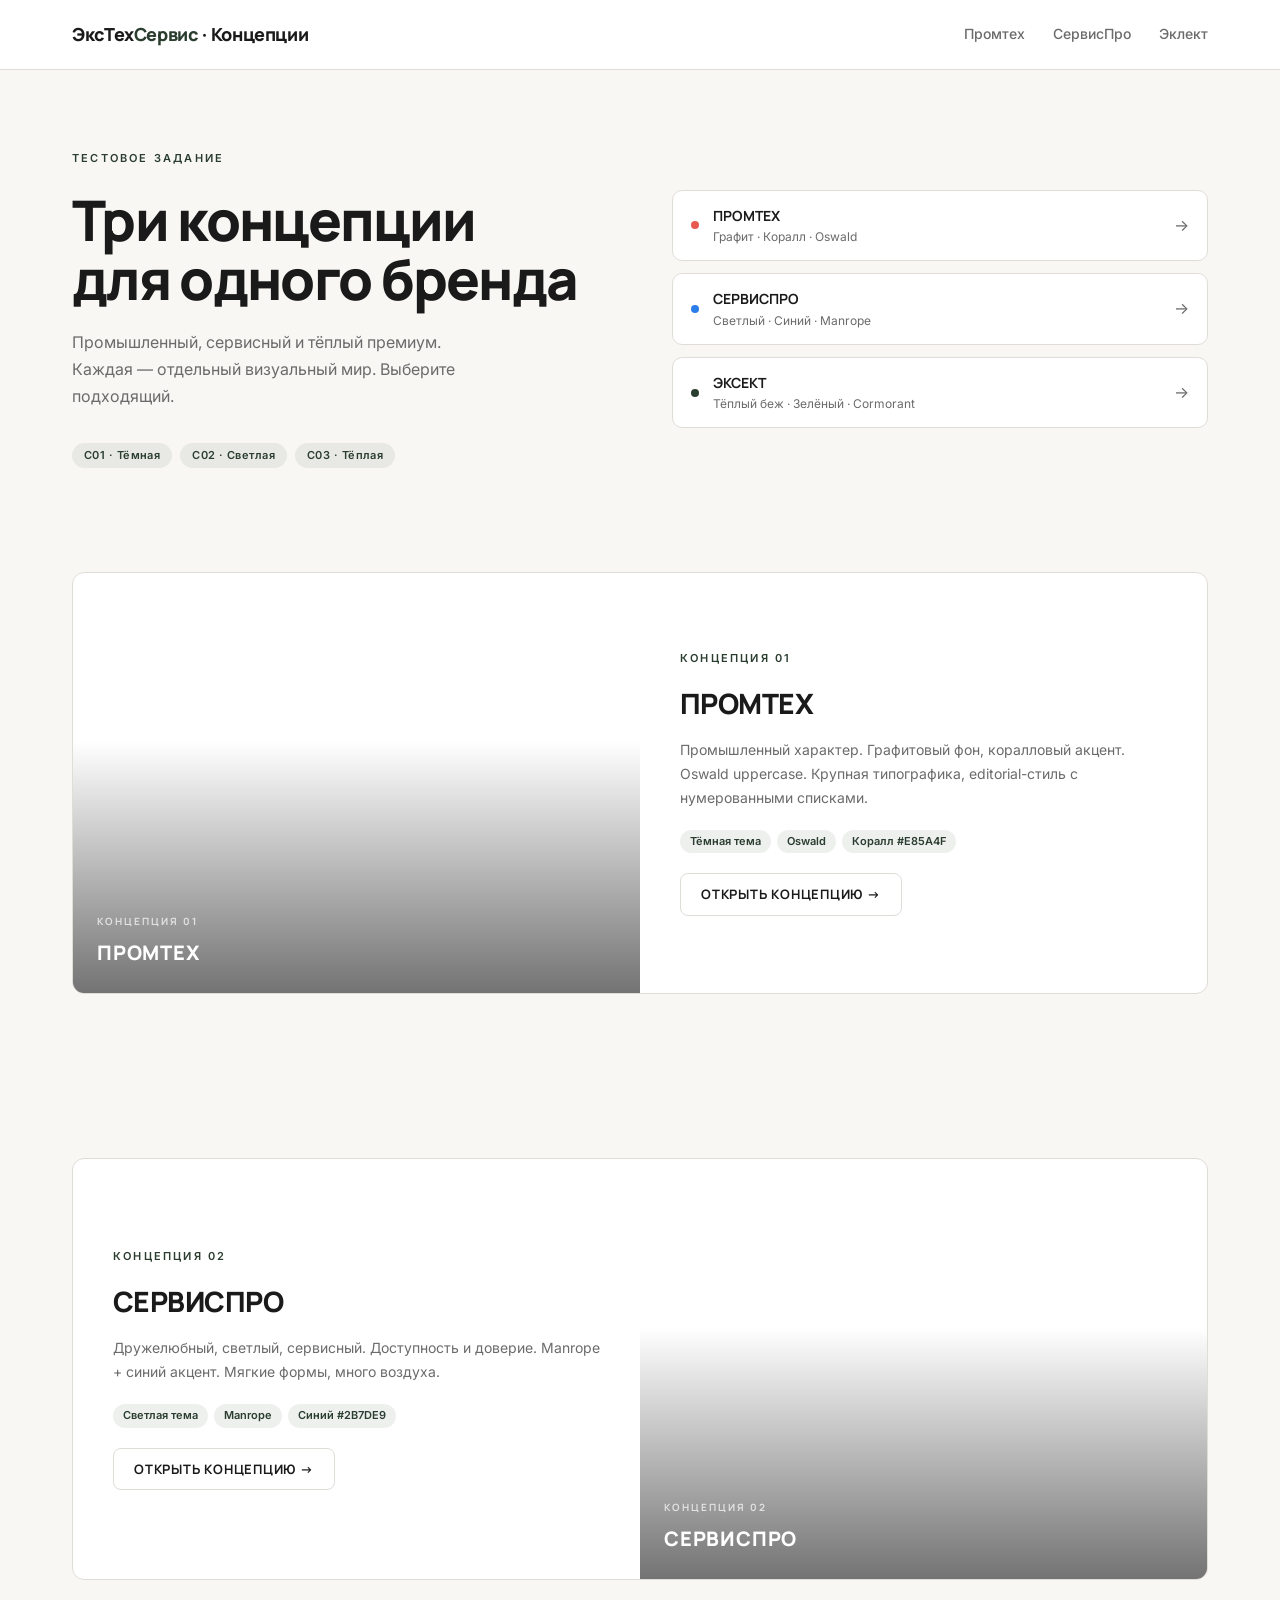
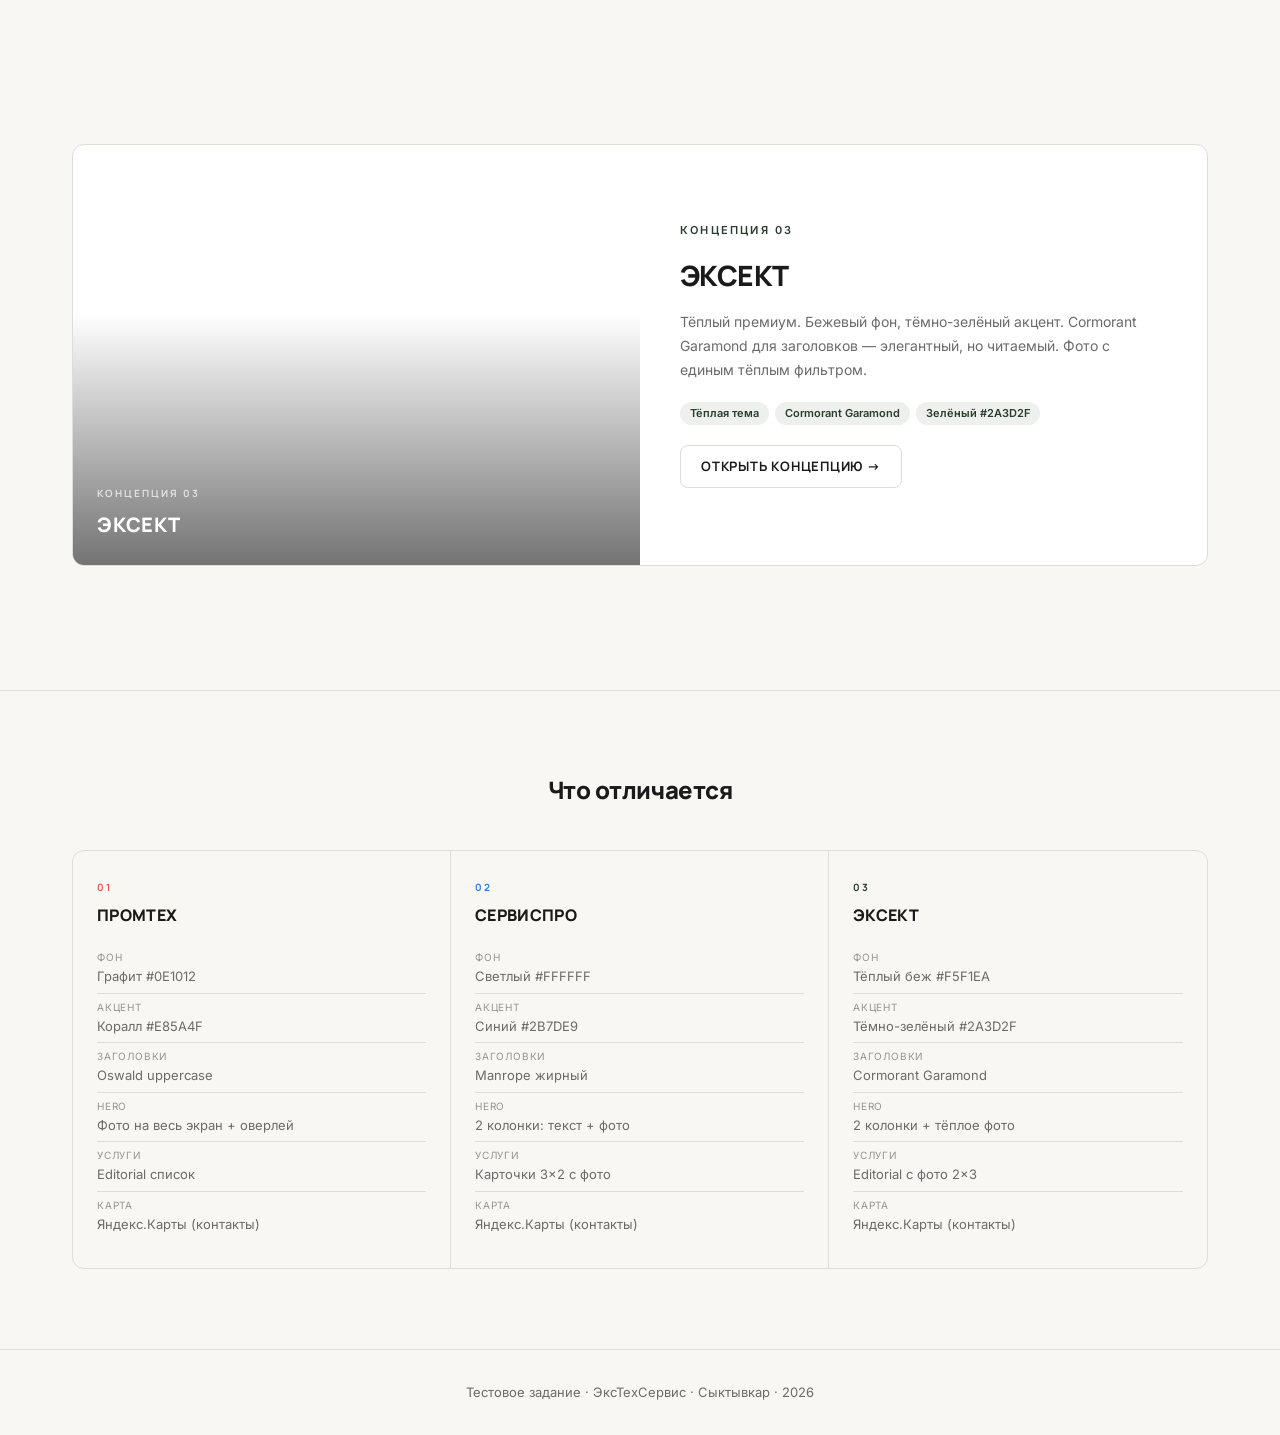
<file: index.html>
<!DOCTYPE html>
<html lang="ru">
<head>
    <meta charset="UTF-8">
    <meta name="viewport" content="width=device-width, initial-scale=1.0">
    <title>ЭксТехСервис — 3 концепции лендинга</title>
    <link rel="preconnect" href="https://fonts.googleapis.com">
    <link rel="preconnect" href="https://fonts.gstatic.com" crossorigin>
    <link href="https://fonts.googleapis.com/css2?family=Manrope:wght@400;500;600;700;800&family=Inter:wght@400;500;600;700&family=Oswald:wght@500;600;700&family=Cormorant+Garamond:wght@400;500;600;700&display=swap" rel="stylesheet">
    <style>
        *, *::before, *::after { box-sizing: border-box; margin: 0; padding: 0; }
        :root {
            --bg: #F8F7F4;
            --surface: #FFFFFF;
            --border: #E0DDD8;
            --text: #1A1A1A;
            --muted: #6B6B6B;
            --accent: #2A3D2F;
        }
        body { font-family: 'Inter', sans-serif; background: var(--bg); color: var(--text); line-height: 1.6; }
        .wrap { max-width: 1200px; margin: 0 auto; padding: 0 32px; }
        a { color: inherit; text-decoration: none; }

        /* ===== HEADER ===== */
        .site-header {
            padding: 20px 0; border-bottom: 1px solid var(--border);
            background: var(--surface); position: sticky; top: 0; z-index: 100;
        }
        .site-header__inner { display: flex; align-items: center; justify-content: space-between; }
        .site-header__logo {
            font-family: 'Manrope', sans-serif; font-size: 18px; font-weight: 800;
            letter-spacing: -0.02em; color: var(--text);
        }
        .site-header__logo span { color: var(--accent); }
        .site-header__nav { display: flex; gap: 28px; }
        .site-header__nav a { font-size: 14px; font-weight: 500; color: var(--muted); transition: color 0.2s; }
        .site-header__nav a:hover { color: var(--accent); }

        /* ===== HERO ===== */
        .hero { padding: 80px 0 64px; }
        .hero__inner { display: grid; grid-template-columns: 1fr 1fr; gap: 64px; align-items: center; }
        .hero__eyebrow { font-size: 11px; font-weight: 600; letter-spacing: 0.2em; text-transform: uppercase; color: var(--accent); margin-bottom: 24px; }
        .hero__title { font-family: 'Manrope', sans-serif; font-size: clamp(36px, 5vw, 56px); font-weight: 800; line-height: 1.05; letter-spacing: -0.03em; margin-bottom: 20px; }
        .hero__desc { font-size: 16px; color: var(--muted); line-height: 1.7; max-width: 400px; margin-bottom: 32px; }
        .hero__tags { display: flex; flex-wrap: wrap; gap: 8px; }
        .tag { font-size: 11px; font-weight: 600; padding: 4px 12px; border-radius: 50px; background: rgba(42,61,47,0.08); color: var(--accent); letter-spacing: 0.04em; }

        /* ===== CONCEPT CARDS ===== */
        .concepts { padding: 40px 0 100px; }
        .concept { display: grid; grid-template-columns: 1fr 1fr; gap: 0; border: 1px solid var(--border); border-radius: 12px; overflow: hidden; margin-bottom: 24px; background: var(--surface); }
        .concept:nth-child(even) .concept__preview { order: 2; }
        .concept__preview { position: relative; min-height: 420px; overflow: hidden; }
        .concept__preview-bg {
            position: absolute; inset: 0;
            background-size: cover; background-position: center;
        }
        .concept__preview-overlay {
            position: absolute; inset: 0;
            background: linear-gradient(to top, rgba(0,0,0,0.55) 0%, transparent 60%);
        }
        .concept__preview-content {
            position: absolute; bottom: 0; left: 0; right: 0;
            padding: 24px; z-index: 2;
        }
        .concept__preview-num {
            font-family: 'Manrope', sans-serif; font-size: 10px; font-weight: 700;
            letter-spacing: 0.2em; text-transform: uppercase; color: rgba(255,255,255,0.7);
            margin-bottom: 8px;
        }
        .concept__preview-name {
            font-family: 'Manrope', sans-serif; font-size: 20px; font-weight: 800;
            color: #fff; text-transform: uppercase; letter-spacing: 0.04em;
        }
        .concept__content { padding: 40px; display: flex; flex-direction: column; justify-content: center; gap: 20px; }
        .concept__num { font-size: 11px; font-weight: 600; letter-spacing: 0.2em; text-transform: uppercase; color: var(--accent); }
        .concept__name { font-family: 'Manrope', sans-serif; font-size: 28px; font-weight: 800; letter-spacing: -0.02em; line-height: 1.1; }
        .concept__desc { font-size: 14px; color: var(--muted); line-height: 1.7; }
        .concept__tags { display: flex; flex-wrap: wrap; gap: 6px; }
        .concept__tag { font-size: 11px; font-weight: 600; padding: 3px 10px; border-radius: 50px; background: rgba(42,61,47,0.08); color: var(--accent); }
        .concept__link {
            display: inline-flex; align-items: center; gap: 6px;
            font-family: 'Manrope', sans-serif; font-size: 13px; font-weight: 700;
            text-transform: uppercase; letter-spacing: 0.06em; color: var(--text);
            border: 1.5px solid var(--border); padding: 10px 20px; border-radius: 8px;
            transition: border-color 0.2s, color 0.2s, background 0.2s; width: fit-content;
        }
        .concept__link:hover { border-color: var(--accent); color: var(--accent); background: rgba(42,61,47,0.04); }

        /* ===== COMPARISON ===== */
        .comparison { padding: 80px 0; border-top: 1px solid var(--border); }
        .comparison__title { font-family: 'Manrope', sans-serif; font-size: 24px; font-weight: 800; margin-bottom: 40px; text-align: center; letter-spacing: -0.02em; }
        .comparison__grid { display: grid; grid-template-columns: repeat(3, 1fr); gap: 0; border: 1px solid var(--border); border-radius: 12px; overflow: hidden; }
        .comp-col { padding: 28px 24px; border-right: 1px solid var(--border); transition: background 0.2s; }
        .comp-col:last-child { border-right: none; }
        .comp-col:hover { background: #F8F7F4; }
        .comp-col__num { font-family: 'Manrope', sans-serif; font-size: 10px; font-weight: 700; letter-spacing: 0.15em; text-transform: uppercase; margin-bottom: 8px; }
        .c01 .comp-col__num { color: #E85A4F; }
        .c02 .comp-col__num { color: #2B7DE9; }
        .c03 .comp-col__num { color: var(--accent); }
        .comp-col__name { font-family: 'Manrope', sans-serif; font-size: 16px; font-weight: 800; text-transform: uppercase; margin-bottom: 16px; letter-spacing: 0.02em; }
        .comp-col__item { font-size: 13px; color: var(--muted); padding: 6px 0; border-bottom: 1px solid var(--border); line-height: 1.5; }
        .comp-col__item:last-child { border-bottom: none; }
        .comp-col__item span { display: block; font-size: 10px; text-transform: uppercase; letter-spacing: 0.08em; color: var(--muted); opacity: 0.7; margin-bottom: 2px; }

        /* ===== FOOTER ===== */
        .footer { padding: 32px 0; border-top: 1px solid var(--border); text-align: center; }
        .footer__text { font-size: 13px; color: var(--muted); }

        /* ===== RESPONSIVE ===== */
        @media (max-width: 900px) {
            .hero__inner { grid-template-columns: 1fr; gap: 40px; }
            .concept { grid-template-columns: 1fr; }
            .concept__preview { min-height: 280px; }
            .concept:nth-child(even) .concept__preview { order: 0; }
            .concept__content { padding: 28px; }
            .comparison__grid { grid-template-columns: 1fr; }
            .comp-col { border-right: none !important; border-bottom: 1px solid var(--border); }
            .comp-col:last-child { border-bottom: none; }
        }
        @media (max-width: 600px) {
            .wrap { padding: 0 20px; }
            .hero { padding: 48px 0 40px; }
            .hero__title { font-size: 32px; }
            .concept__content { padding: 20px; }
            .concept__name { font-size: 22px; }
        }
    </style>
</head>
<body>
    <!-- ===== HEADER ===== -->
    <header class="site-header">
        <div class="wrap site-header__inner">
            <a href="#" class="site-header__logo">ЭксТех<span>Сервис</span> · Концепции</a>
            <nav class="site-header__nav">
                <a href="#c01">Промтех</a>
                <a href="#c02">СервисПро</a>
                <a href="#c03">Эклект</a>
            </nav>
        </div>
    </header>

    <!-- ===== HERO ===== -->
    <section class="hero">
        <div class="wrap hero__inner">
            <div>
                <p class="hero__eyebrow">Тестовое задание</p>
                <h1 class="hero__title">Три концепции<br>для одного бренда</h1>
                <p class="hero__desc">Промышленный, сервисный и тёплый премиум. Каждая — отдельный визуальный мир. Выберите подходящий.</p>
                <div class="hero__tags">
                    <span class="tag">C01 · Тёмная</span>
                    <span class="tag">C02 · Светлая</span>
                    <span class="tag">C03 · Тёплая</span>
                </div>
            </div>
            <div style="display:flex;flex-direction:column;gap:12px">
                <a href="#c01" style="display:flex;align-items:center;gap:14px;padding:14px 18px;background:#fff;border:1px solid #E0DDD8;border-radius:10px;transition:all 0.2s">
                    <div style="width:8px;height:8px;border-radius:50%;background:#E85A4F;flex-shrink:0"></div>
                    <div>
                        <div style="font-family:'Manrope';font-size:14px;font-weight:700">ПРОМТЕХ</div>
                        <div style="font-size:12px;color:#6B6B6B">Графит · Коралл · Oswald</div>
                    </div>
                    <span style="margin-left:auto;color:#6B6B6B">→</span>
                </a>
                <a href="#c02" style="display:flex;align-items:center;gap:14px;padding:14px 18px;background:#fff;border:1px solid #E0DDD8;border-radius:10px;transition:all 0.2s">
                    <div style="width:8px;height:8px;border-radius:50%;background:#2B7DE9;flex-shrink:0"></div>
                    <div>
                        <div style="font-family:'Manrope';font-size:14px;font-weight:700">СЕРВИСПРО</div>
                        <div style="font-size:12px;color:#6B6B6B">Светлый · Синий · Manrope</div>
                    </div>
                    <span style="margin-left:auto;color:#6B6B6B">→</span>
                </a>
                <a href="#c03" style="display:flex;align-items:center;gap:14px;padding:14px 18px;background:#fff;border:1px solid #E0DDD8;border-radius:10px;transition:all 0.2s">
                    <div style="width:8px;height:8px;border-radius:50%;background:#2A3D2F;flex-shrink:0"></div>
                    <div>
                        <div style="font-family:'Manrope';font-size:14px;font-weight:700">ЭКСЕКТ</div>
                        <div style="font-size:12px;color:#6B6B6B">Тёплый беж · Зелёный · Cormorant</div>
                    </div>
                    <span style="margin-left:auto;color:#6B6B6B">→</span>
                </a>
            </div>
        </div>
    </section>

    <!-- ===== C01: ПРОМТЕХ ===== -->
    <section class="concepts" id="c01">
        <div class="wrap">
            <div class="concept c01">
                <div class="concept__preview">
                    <div class="concept__preview-bg" style="background-image:url('https://images.unsplash.com/photo-1580901368919-7738efb0f87e?w=900&q=80&auto=format&fit=crop');filter:brightness(0.55) contrast(1.2) saturate(0.6)"></div>
                    <div class="concept__preview-overlay"></div>
                    <div class="concept__preview-content">
                        <div class="concept__preview-num">Концепция 01</div>
                        <div class="concept__preview-name">ПРОМТЕХ</div>
                    </div>
                </div>
                <div class="concept__content">
                    <p class="concept__num">Концепция 01</p>
                    <h2 class="concept__name">ПРОМТЕХ</h2>
                    <p class="concept__desc">Промышленный характер. Графитовый фон, коралловый акцент. Oswald uppercase. Крупная типографика, editorial-стиль с нумерованными списками.</p>
                    <div class="concept__tags">
                        <span class="concept__tag">Тёмная тема</span>
                        <span class="concept__tag">Oswald</span>
                        <span class="concept__tag">Коралл #E85A4F</span>
                    </div>
                    <a href="concept-01/index.html" class="concept__link">Открыть концепцию →</a>
                </div>
            </div>
        </div>
    </section>

    <!-- ===== C02: СЕРВИСПРО ===== -->
    <section class="concepts" id="c02">
        <div class="wrap">
            <div class="concept c02">
                <div class="concept__content">
                    <p class="concept__num">Концепция 02</p>
                    <h2 class="concept__name">СЕРВИСПРО</h2>
                    <p class="concept__desc">Дружелюбный, светлый, сервисный. Доступность и доверие. Manrope + синий акцент. Мягкие формы, много воздуха.</p>
                    <div class="concept__tags">
                        <span class="concept__tag">Светлая тема</span>
                        <span class="concept__tag">Manrope</span>
                        <span class="concept__tag">Синий #2B7DE9</span>
                    </div>
                    <a href="concept-02/index.html" class="concept__link">Открыть концепцию →</a>
                </div>
                <div class="concept__preview">
                    <div class="concept__preview-bg" style="background-image:url('https://images.unsplash.com/photo-1759692071969-c32285cffc40?w=900&q=80&auto=format&fit=crop');filter:brightness(1.05) saturate(1.1)"></div>
                    <div class="concept__preview-overlay"></div>
                    <div class="concept__preview-content">
                        <div class="concept__preview-num">Концепция 02</div>
                        <div class="concept__preview-name">СЕРВИСПРО</div>
                    </div>
                </div>
            </div>
        </div>
    </section>

    <!-- ===== C03: ЭКСЕКТ ===== -->
    <section class="concepts" id="c03">
        <div class="wrap">
            <div class="concept c03">
                <div class="concept__preview">
                    <div class="concept__preview-bg" style="background-image:url('https://plus.unsplash.com/premium_photo-1664302297980-90edacce6ea2?w=900&q=80&auto=format&fit=crop');filter:sepia(0.25) saturate(0.85) brightness(0.95) contrast(1.05)"></div>
                    <div class="concept__preview-overlay"></div>
                    <div class="concept__preview-content">
                        <div class="concept__preview-num">Концепция 03</div>
                        <div class="concept__preview-name">ЭКСЕКТ</div>
                    </div>
                </div>
                <div class="concept__content">
                    <p class="concept__num">Концепция 03</p>
                    <h2 class="concept__name">ЭКСЕКТ</h2>
                    <p class="concept__desc">Тёплый премиум. Бежевый фон, тёмно-зелёный акцент. Cormorant Garamond для заголовков — элегантный, но читаемый. Фото с единым тёплым фильтром.</p>
                    <div class="concept__tags">
                        <span class="concept__tag">Тёплая тема</span>
                        <span class="concept__tag">Cormorant Garamond</span>
                        <span class="concept__tag">Зелёный #2A3D2F</span>
                    </div>
                    <a href="concept-03/index.html" class="concept__link">Открыть концепцию →</a>
                </div>
            </div>
        </div>
    </section>

    <!-- ===== СРАВНЕНИЕ ===== -->
    <section class="comparison">
        <div class="wrap">
            <h2 class="comparison__title">Что отличается</h2>
            <div class="comparison__grid">
                <div class="comp-col c01">
                    <p class="comp-col__num">01</p>
                    <h3 class="comp-col__name">ПРОМТЕХ</h3>
                    <div class="comp-col__item"><span>Фон</span>Графит #0E1012</div>
                    <div class="comp-col__item"><span>Акцент</span>Коралл #E85A4F</div>
                    <div class="comp-col__item"><span>Заголовки</span>Oswald uppercase</div>
                    <div class="comp-col__item"><span>Hero</span>Фото на весь экран + оверлей</div>
                    <div class="comp-col__item"><span>Услуги</span>Editorial список</div>
                    <div class="comp-col__item"><span>Карта</span>Яндекс.Карты (контакты)</div>
                </div>
                <div class="comp-col c02">
                    <p class="comp-col__num">02</p>
                    <h3 class="comp-col__name">СЕРВИСПРО</h3>
                    <div class="comp-col__item"><span>Фон</span>Светлый #FFFFFF</div>
                    <div class="comp-col__item"><span>Акцент</span>Синий #2B7DE9</div>
                    <div class="comp-col__item"><span>Заголовки</span>Manrope жирный</div>
                    <div class="comp-col__item"><span>Hero</span>2 колонки: текст + фото</div>
                    <div class="comp-col__item"><span>Услуги</span>Карточки 3×2 с фото</div>
                    <div class="comp-col__item"><span>Карта</span>Яндекс.Карты (контакты)</div>
                </div>
                <div class="comp-col c03">
                    <p class="comp-col__num">03</p>
                    <h3 class="comp-col__name">ЭКСЕКТ</h3>
                    <div class="comp-col__item"><span>Фон</span>Тёплый беж #F5F1EA</div>
                    <div class="comp-col__item"><span>Акцент</span>Тёмно-зелёный #2A3D2F</div>
                    <div class="comp-col__item"><span>Заголовки</span>Cormorant Garamond</div>
                    <div class="comp-col__item"><span>Hero</span>2 колонки + тёплое фото</div>
                    <div class="comp-col__item"><span>Услуги</span>Editorial с фото 2×3</div>
                    <div class="comp-col__item"><span>Карта</span>Яндекс.Карты (контакты)</div>
                </div>
            </div>
        </div>
    </section>

    <!-- ===== FOOTER ===== -->
    <footer class="footer">
        <div class="wrap">
            <p class="footer__text">Тестовое задание · ЭксТехСервис · Сыктывкар · 2026</p>
        </div>
    </footer>
</body>
</html>
</file>
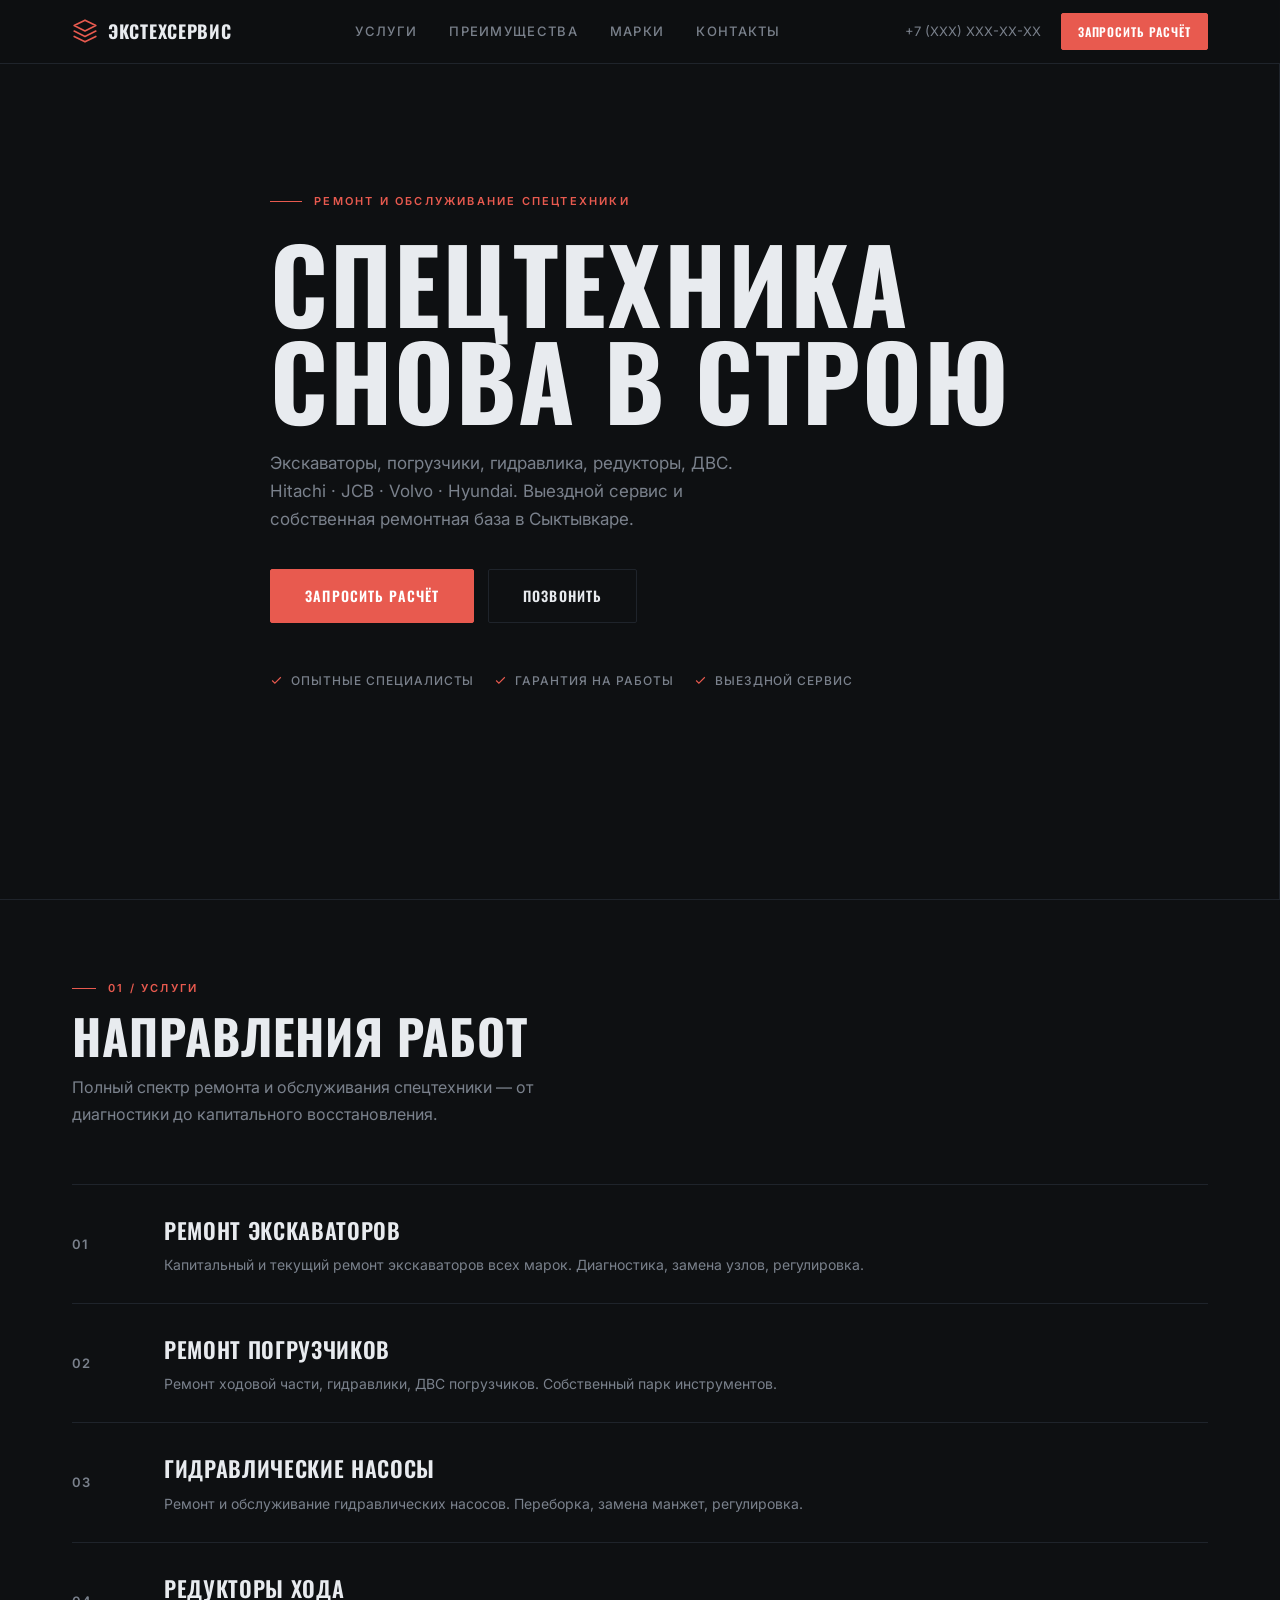
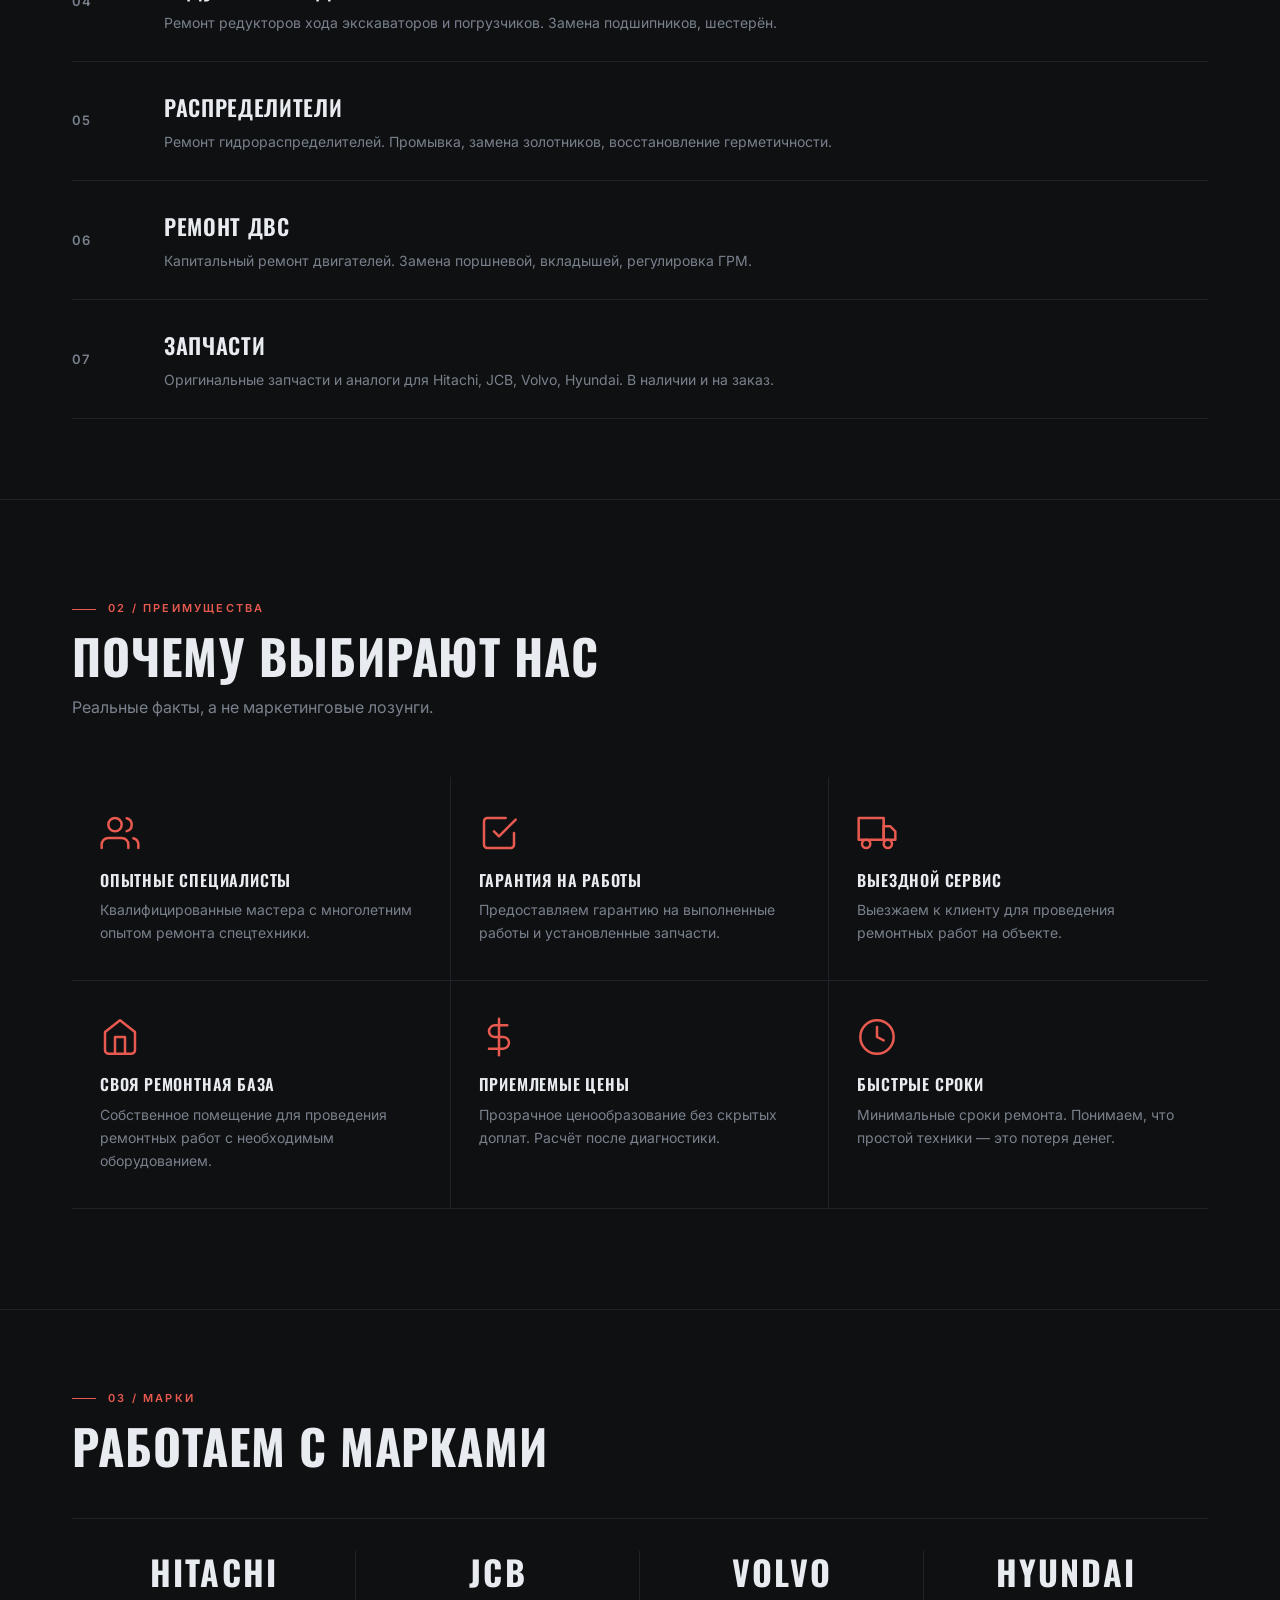
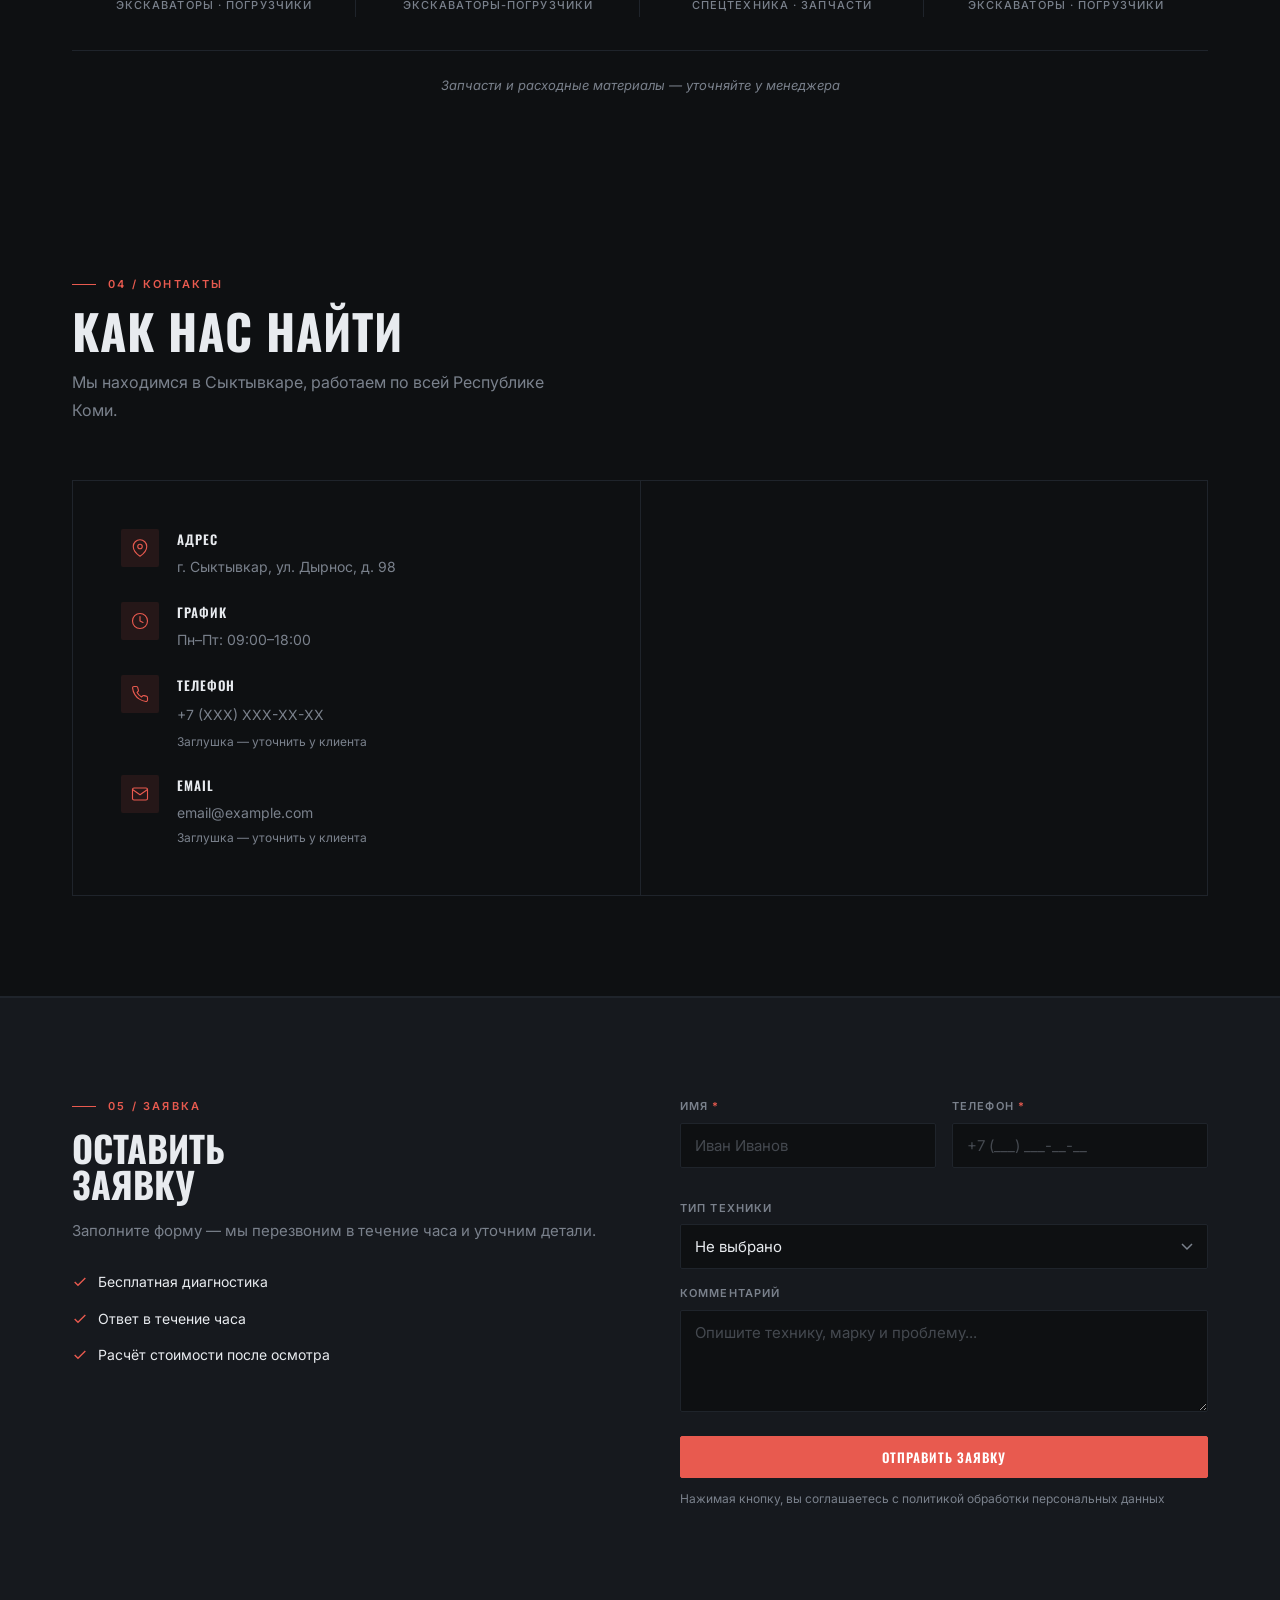
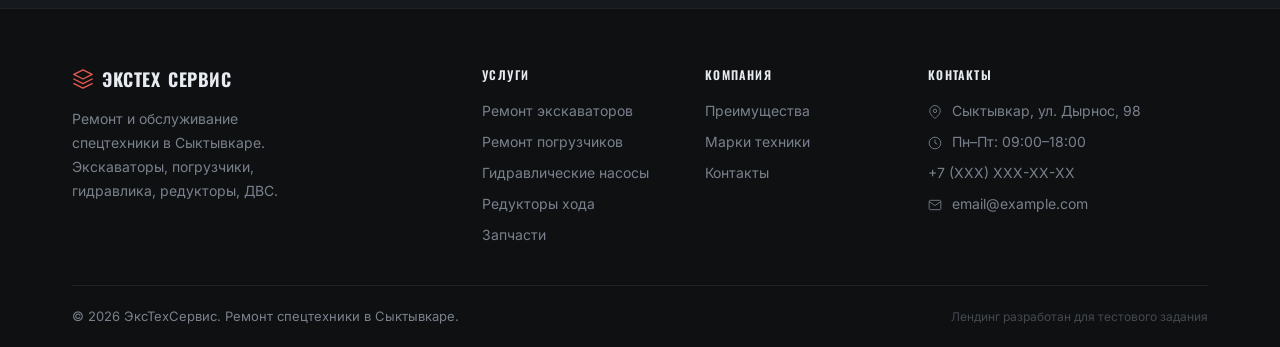
<file: concept-01/index.html>
<!DOCTYPE html>
<html lang="ru">
<head>
    <meta charset="UTF-8">
    <meta name="viewport" content="width=device-width, initial-scale=1.0">
    <title>ЭксТехСервис — Ремонт спецтехники в Сыктывкаре</title>
    <link rel="preconnect" href="https://fonts.googleapis.com">
    <link rel="preconnect" href="https://fonts.gstatic.com" crossorigin>
    <link href="https://fonts.googleapis.com/css2?family=Oswald:wght@400;500;600;700&family=Inter:wght@400;500;600&display=swap" rel="stylesheet">
    <link rel="stylesheet" href="style.css">
</head>
<body>
    <!-- ===== HEADER ===== -->
    <header class="header">
        <div class="container header__inner">
            <a href="#" class="logo">
                <svg viewBox="0 0 24 24" fill="none" stroke="currentColor" stroke-width="1.5" stroke-linecap="round" stroke-linejoin="round">
                    <path d="M12 2L2 7l10 5 10-5-10-5z"/>
                    <path d="M2 17l10 5 10-5"/>
                    <path d="M2 12l10 5 10-5"/>
                </svg>
                <span>ЭксТех<span mark>Сервис</span></span>
            </a>
            <nav class="nav" aria-label="Навигация">
                <a href="#services">Услуги</a>
                <a href="#advantages">Преимущества</a>
                <a href="#brands">Марки</a>
                <a href="#contact">Контакты</a>
            </nav>
            <div class="header__right">
                <a href="tel:+7XXXXXXXXXX" class="header__phone">+7 (XXX) XXX-XX-XX</a>
                <a href="#form" class="btn btn--accent btn--sm">Запросить расчёт</a>
            </div>
            <button class="burger" aria-label="Меню" aria-expanded="false">
                <span></span><span></span><span></span>
            </button>
        </div>
    </header>

    <!-- Мобильное меню -->
    <div class="mobile-menu" aria-hidden="true">
        <a href="#services">Услуги</a>
        <a href="#advantages">Преимущества</a>
        <a href="#brands">Марки</a>
        <a href="#contact">Контакты</a>
        <a href="tel:+7XXXXXXXXXX" style="color:var(--accent)">+7 (XXX) XXX-XX-XX</a>
    </div>

    <!-- ===== HERO ===== -->
    <section class="hero">
        <!-- Фото на весь экран -->
        <div class="hero__bg" aria-hidden="true"></div>
        <!-- Оверлей: слева тёмный, справа фото видно -->
        <div class="hero__overlay" aria-hidden="true"></div>
        <!-- Вертикальный разделитель -->
        <div class="hero__side-line" aria-hidden="true"></div>

        <div class="container hero__content">
            <p class="hero__eyebrow">Ремонт и обслуживание спецтехники</p>
            <h1 class="hero__title">Спецтехника<br>снова в строю</h1>
            <p class="hero__subtitle">
                Экскаваторы, погрузчики, гидравлика, редукторы, ДВС.
                Hitachi · JCB · Volvo · Hyundai. Выездной сервис и собственная ремонтная база в Сыктывкаре.
            </p>
            <div class="hero__actions">
                <a href="#form" class="btn btn--accent btn--lg">Запросить расчёт</a>
                <a href="tel:+7XXXXXXXXXX" class="btn btn--ghost btn--lg">Позвонить</a>
            </div>
            <div class="hero__trust">
                <span class="hero__trust-item">
                    <svg viewBox="0 0 24 24" fill="none" stroke="currentColor" stroke-width="2"><polyline points="20 6 9 17 4 12"/></svg>
                    Опытные специалисты
                </span>
                <span class="hero__trust-item">
                    <svg viewBox="0 0 24 24" fill="none" stroke="currentColor" stroke-width="2"><polyline points="20 6 9 17 4 12"/></svg>
                    Гарантия на работы
                </span>
                <span class="hero__trust-item">
                    <svg viewBox="0 0 24 24" fill="none" stroke="currentColor" stroke-width="2"><polyline points="20 6 9 17 4 12"/></svg>
                    Выездной сервис
                </span>
            </div>
        </div>
    </section>

    <!-- ===== УСЛУГИ — editorial список ===== -->
    <section class="services" id="services">
        <div class="container">
            <div class="section-label">01 / УСЛУГИ</div>
            <h2 class="section-title">Направления работ</h2>
            <p class="section-desc">Полный спектр ремонта и обслуживания спецтехники — от диагностики до капитального восстановления.</p>

            <div class="services__list">
                <a href="#" class="service-row">
                    <span class="service-row__num">01</span>
                    <div class="service-row__info">
                        <span class="service-row__name">Ремонт экскаваторов</span>
                        <span class="service-row__desc">Капитальный и текущий ремонт экскаваторов всех марок. Диагностика, замена узлов, регулировка.</span>
                    </div>
                    <span class="service-row__arrow">Подробнее →</span>
                </a>
                <a href="#" class="service-row">
                    <span class="service-row__num">02</span>
                    <div class="service-row__info">
                        <span class="service-row__name">Ремонт погрузчиков</span>
                        <span class="service-row__desc">Ремонт ходовой части, гидравлики, ДВС погрузчиков. Собственный парк инструментов.</span>
                    </div>
                    <span class="service-row__arrow">Подробнее →</span>
                </a>
                <a href="#" class="service-row">
                    <span class="service-row__num">03</span>
                    <div class="service-row__info">
                        <span class="service-row__name">Гидравлические насосы</span>
                        <span class="service-row__desc">Ремонт и обслуживание гидравлических насосов. Переборка, замена манжет, регулировка.</span>
                    </div>
                    <span class="service-row__arrow">Подробнее →</span>
                </a>
                <a href="#" class="service-row">
                    <span class="service-row__num">04</span>
                    <div class="service-row__info">
                        <span class="service-row__name">Редукторы хода</span>
                        <span class="service-row__desc">Ремонт редукторов хода экскаваторов и погрузчиков. Замена подшипников, шестерён.</span>
                    </div>
                    <span class="service-row__arrow">Подробнее →</span>
                </a>
                <a href="#" class="service-row">
                    <span class="service-row__num">05</span>
                    <div class="service-row__info">
                        <span class="service-row__name">Распределители</span>
                        <span class="service-row__desc">Ремонт гидрораспределителей. Промывка, замена золотников, восстановление герметичности.</span>
                    </div>
                    <span class="service-row__arrow">Подробнее →</span>
                </a>
                <a href="#" class="service-row">
                    <span class="service-row__num">06</span>
                    <div class="service-row__info">
                        <span class="service-row__name">Ремонт ДВС</span>
                        <span class="service-row__desc">Капитальный ремонт двигателей. Замена поршневой, вкладышей, регулировка ГРМ.</span>
                    </div>
                    <span class="service-row__arrow">Подробнее →</span>
                </a>
                <a href="#" class="service-row">
                    <span class="service-row__num">07</span>
                    <div class="service-row__info">
                        <span class="service-row__name">Запчасти</span>
                        <span class="service-row__desc">Оригинальные запчасти и аналоги для Hitachi, JCB, Volvo, Hyundai. В наличии и на заказ.</span>
                    </div>
                    <span class="service-row__arrow">Подробнее →</span>
                </a>
            </div>
        </div>
    </section>

    <!-- ===== ПРЕИМУЩЕСТВА — сетка 3×2 ===== -->
    <section class="advantages" id="advantages">
        <div class="container">
            <div class="section-label">02 / ПРЕИМУЩЕСТВА</div>
            <h2 class="section-title">Почему выбирают нас</h2>
            <p class="section-desc">Реальные факты, а не маркетинговые лозунги.</p>
        </div>
        <div class="container" style="padding-top:0;">
            <div class="advantages__grid">
                <div class="advantage">
                    <div class="advantage__icon" aria-hidden="true">
                        <svg viewBox="0 0 24 24" fill="none" stroke="currentColor" stroke-width="1.5" stroke-linecap="round" stroke-linejoin="round">
                            <path d="M17 21v-2a4 4 0 0 0-4-4H5a4 4 0 0 0-4 4v2"/>
                            <circle cx="9" cy="7" r="4"/>
                            <path d="M23 21v-2a4 4 0 0 0-3-3.87"/>
                            <path d="M16 3.13a4 4 0 0 1 0 7.75"/>
                        </svg>
                    </div>
                    <h3 class="advantage__title">Опытные специалисты</h3>
                    <p class="advantage__desc">Квалифицированные мастера с многолетним опытом ремонта спецтехники.</p>
                </div>
                <div class="advantage">
                    <div class="advantage__icon" aria-hidden="true">
                        <svg viewBox="0 0 24 24" fill="none" stroke="currentColor" stroke-width="1.5" stroke-linecap="round" stroke-linejoin="round">
                            <path d="M9 11l3 3L22 4"/>
                            <path d="M21 12v7a2 2 0 0 1-2 2H5a2 2 0 0 1-2-2V5a2 2 0 0 1 2-2h11"/>
                        </svg>
                    </div>
                    <h3 class="advantage__title">Гарантия на работы</h3>
                    <p class="advantage__desc">Предоставляем гарантию на выполненные работы и установленные запчасти.</p>
                </div>
                <div class="advantage">
                    <div class="advantage__icon" aria-hidden="true">
                        <svg viewBox="0 0 24 24" fill="none" stroke="currentColor" stroke-width="1.5" stroke-linecap="round" stroke-linejoin="round">
                            <rect x="1" y="3" width="15" height="13"/>
                            <polygon points="16 8 20 8 23 11 23 16 16 16 16 8"/>
                            <circle cx="5.5" cy="18.5" r="2.5"/>
                            <circle cx="18.5" cy="18.5" r="2.5"/>
                        </svg>
                    </div>
                    <h3 class="advantage__title">Выездной сервис</h3>
                    <p class="advantage__desc">Выезжаем к клиенту для проведения ремонтных работ на объекте.</p>
                </div>
                <div class="advantage">
                    <div class="advantage__icon" aria-hidden="true">
                        <svg viewBox="0 0 24 24" fill="none" stroke="currentColor" stroke-width="1.5" stroke-linecap="round" stroke-linejoin="round">
                            <path d="M3 9l9-7 9 7v11a2 2 0 0 1-2 2H5a2 2 0 0 1-2-2z"/>
                            <polyline points="9 22 9 12 15 12 15 22"/>
                        </svg>
                    </div>
                    <h3 class="advantage__title">Своя ремонтная база</h3>
                    <p class="advantage__desc">Собственное помещение для проведения ремонтных работ с необходимым оборудованием.</p>
                </div>
                <div class="advantage">
                    <div class="advantage__icon" aria-hidden="true">
                        <svg viewBox="0 0 24 24" fill="none" stroke="currentColor" stroke-width="1.5" stroke-linecap="round" stroke-linejoin="round">
                            <line x1="12" y1="1" x2="12" y2="23"/>
                            <path d="M17 5H9.5a3.5 3.5 0 0 0 0 7h5a3.5 3.5 0 0 1 0 7H6"/>
                        </svg>
                    </div>
                    <h3 class="advantage__title">Приемлемые цены</h3>
                    <p class="advantage__desc">Прозрачное ценообразование без скрытых доплат. Расчёт после диагностики.</p>
                </div>
                <div class="advantage">
                    <div class="advantage__icon" aria-hidden="true">
                        <svg viewBox="0 0 24 24" fill="none" stroke="currentColor" stroke-width="1.5" stroke-linecap="round" stroke-linejoin="round">
                            <circle cx="12" cy="12" r="10"/>
                            <path d="M12 6v6l4 2"/>
                        </svg>
                    </div>
                    <h3 class="advantage__title">Быстрые сроки</h3>
                    <p class="advantage__desc">Минимальные сроки ремонта. Понимаем, что простой техники — это потеря денег.</p>
                </div>
            </div>
        </div>
    </section>

    <!-- ===== МАРКИ — горизонтальная строка ===== -->
    <section class="brands" id="brands">
        <div class="container">
            <div class="brands__header">
                <div class="section-label">03 / МАРКИ</div>
                <h2 class="section-title">Работаем с марками</h2>
            </div>
            <ul class="brands__list">
                <li class="brand">
                    <span class="brand__name">Hitachi</span>
                    <span class="brand__type">Экскаваторы · Погрузчики</span>
                </li>
                <li class="brand">
                    <span class="brand__name">JCB</span>
                    <span class="brand__type">Экскаваторы-погрузчики</span>
                </li>
                <li class="brand">
                    <span class="brand__name">Volvo</span>
                    <span class="brand__type">Спецтехника · Запчасти</span>
                </li>
                <li class="brand">
                    <span class="brand__name">Hyundai</span>
                    <span class="brand__type">Экскаваторы · Погрузчики</span>
                </li>
            </ul>
            <p class="brands__note">Запчасти и расходные материалы — уточняйте у менеджера</p>
        </div>
    </section>

    <!-- ===== КОНТАКТЫ ===== -->
    <section class="contacts" id="contact">
        <div class="container">
            <div class="section-label">04 / КОНТАКТЫ</div>
            <h2 class="section-title">Как нас найти</h2>
            <p class="section-desc">Мы находимся в Сыктывкаре, работаем по всей Республике Коми.</p>
            <div class="contacts__layout">
                <div class="contacts__info">
                    <div class="contact-card">
                        <div class="contact-card__icon">
                            <svg viewBox="0 0 24 24" fill="none" stroke="currentColor" stroke-width="1.5" stroke-linecap="round" stroke-linejoin="round">
                                <path d="M21 10c0 7-9 13-9 13s-9-6-9-13a9 9 0 0 1 18 0z"/>
                                <circle cx="12" cy="10" r="3"/>
                            </svg>
                        </div>
                        <div>
                            <h4>Адрес</h4>
                            <p>г. Сыктывкар, ул. Дырнос, д. 98</p>
                        </div>
                    </div>
                    <div class="contact-card">
                        <div class="contact-card__icon">
                            <svg viewBox="0 0 24 24" fill="none" stroke="currentColor" stroke-width="1.5" stroke-linecap="round" stroke-linejoin="round">
                                <circle cx="12" cy="12" r="10"/>
                                <polyline points="12 6 12 12 16 14"/>
                            </svg>
                        </div>
                        <div>
                            <h4>График</h4>
                            <p>Пн–Пт: 09:00–18:00</p>
                        </div>
                    </div>
                    <div class="contact-card">
                        <div class="contact-card__icon">
                            <svg viewBox="0 0 24 24" fill="none" stroke="currentColor" stroke-width="1.5" stroke-linecap="round" stroke-linejoin="round">
                                <path d="M22 16.92v3a2 2 0 0 1-2.18 2 19.79 19.79 0 0 1-8.63-3.07 19.5 19.5 0 0 1-6-6 19.79 19.79 0 0 1-3.07-8.67A2 2 0 0 1 4.11 2h3a2 2 0 0 1 2 1.72 12.84 12.84 0 0 0 .7 2.81 2 2 0 0 1-.45 2.11L8.09 9.91a16 16 0 0 0 6 6l1.27-1.27a2 2 0 0 1 2.11-.45 12.84 12.84 0 0 0 2.81.7A2 2 0 0 1 22 16.92z"/>
                            </svg>
                        </div>
                        <div>
                            <h4>Телефон</h4>
                            <a href="tel:+7XXXXXXXXXX">+7 (XXX) XXX-XX-XX</a>
                            <p style="font-size:12px;margin-top:4px">Заглушка — уточнить у клиента</p>
                        </div>
                    </div>
                    <div class="contact-card">
                        <div class="contact-card__icon">
                            <svg viewBox="0 0 24 24" fill="none" stroke="currentColor" stroke-width="1.5" stroke-linecap="round" stroke-linejoin="round">
                                <path d="M4 4h16c1.1 0 2 .9 2 2v12c0 1.1-.9 2-2 2H4c-1.1 0-2-.9-2-2V6c0-1.1.9-2 2-2z"/>
                                <polyline points="22,6 12,13 2,6"/>
                            </svg>
                        </div>
                        <div>
                            <h4>Email</h4>
                            <p>email@example.com</p>
                            <p style="font-size:12px;margin-top:4px">Заглушка — уточнить у клиента</p>
                        </div>
                    </div>
                </div>
                <div class="contacts__map">
                    <iframe src="https://yandex.ru/map-widget/v1/?ll=50.836629%2C61.668800&z=15&pt=50.836629,61.668800,pm2rdm" width="100%" height="100%" frameborder="0" allowfullscreen style="display:block"></iframe>
                </div>
            </div>
        </div>
    </section>

    <!-- ===== ФОРМА ===== -->
    <section class="form-section" id="form">
        <div class="container">
            <div class="form-layout">
                <div class="form-info">
                    <div class="section-label">05 / ЗАЯВКА</div>
                    <h2 class="form-info__title">Оставить<br>заявку</h2>
                    <p class="form-info__desc">Заполните форму — мы перезвоним в течение часа и уточним детали.</p>
                    <div class="form-info__items">
                        <div class="form-info__item">
                            <svg viewBox="0 0 24 24" fill="none" stroke="currentColor" stroke-width="2"><polyline points="20 6 9 17 4 12"/></svg>
                            Бесплатная диагностика
                        </div>
                        <div class="form-info__item">
                            <svg viewBox="0 0 24 24" fill="none" stroke="currentColor" stroke-width="2"><polyline points="20 6 9 17 4 12"/></svg>
                            Ответ в течение часа
                        </div>
                        <div class="form-info__item">
                            <svg viewBox="0 0 24 24" fill="none" stroke="currentColor" stroke-width="2"><polyline points="20 6 9 17 4 12"/></svg>
                            Расчёт стоимости после осмотра
                        </div>
                    </div>
                </div>

                <div class="form-wrapper">
                    <form class="form" id="repairForm" novalidate>
                        <div class="form__row">
                            <div class="form__field">
                                <label for="name">Имя <span class="req">*</span></label>
                                <input type="text" id="name" name="name" placeholder="Иван Иванов" required autocomplete="name">
                                <span class="form__error" aria-live="polite"></span>
                            </div>
                            <div class="form__field">
                                <label for="phone">Телефон <span class="req">*</span></label>
                                <input type="tel" id="phone" name="phone" placeholder="+7 (___) ___-__-__" required autocomplete="tel">
                                <span class="form__error" aria-live="polite"></span>
                            </div>
                        </div>
                        <div class="form__field">
                            <label for="service">Тип техники</label>
                            <select id="service" name="service">
                                <option value="">Не выбрано</option>
                                <option value="excavator">Экскаватор</option>
                                <option value="loader">Погрузчик</option>
                                <option value="hydraulics">Гидравлическая система</option>
                                <option value="reducer">Редуктор хода</option>
                                <option value="distributor">Распределитель</option>
                                <option value="dvs">ДВС</option>
                                <option value="other">Другое</option>
                            </select>
                        </div>
                        <div class="form__field">
                            <label for="message">Комментарий</label>
                            <textarea id="message" name="message" rows="4" placeholder="Опишите технику, марку и проблему..."></textarea>
                        </div>
                        <button type="submit" class="btn btn--accent btn--full">Отправить заявку</button>
                        <p class="form__note">Нажимая кнопку, вы соглашаетесь с политикой обработки персональных данных</p>
                    </form>
                    <div class="form-success" id="formSuccess">
                        <div class="form-success__icon">
                            <svg viewBox="0 0 24 24" fill="none" stroke="currentColor" stroke-width="2.5"><polyline points="20 6 9 17 4 12"/></svg>
                        </div>
                        <h3>Заявка отправлена!</h3>
                        <p>Мы свяжемся с вами в ближайшее время.</p>
                    </div>
                </div>
            </div>
        </div>
    </section>

    <!-- ===== FOOTER ===== -->
    <footer class="footer">
        <div class="container">
            <div class="footer__inner">
                <div class="footer__col footer__col-logo">
                    <div class="footer__logo">
                        <svg viewBox="0 0 24 24" fill="none" stroke="currentColor" stroke-width="1.5" stroke-linecap="round" stroke-linejoin="round">
                            <path d="M12 2L2 7l10 5 10-5-10-5z"/>
                            <path d="M2 17l10 5 10-5"/>
                            <path d="M2 12l10 5 10-5"/>
                        </svg>
                        ЭксТех<span mark>Сервис</span>
                    </div>
                    <p>Ремонт и обслуживание спецтехники в Сыктывкаре. Экскаваторы, погрузчики, гидравлика, редукторы, ДВС.</p>
                </div>
                <div class="footer__col">
                    <h4>Услуги</h4>
                    <ul class="footer__list">
                        <li><a href="#services">Ремонт экскаваторов</a></li>
                        <li><a href="#services">Ремонт погрузчиков</a></li>
                        <li><a href="#services">Гидравлические насосы</a></li>
                        <li><a href="#services">Редукторы хода</a></li>
                        <li><a href="#services">Запчасти</a></li>
                    </ul>
                </div>
                <div class="footer__col">
                    <h4>Компания</h4>
                    <ul class="footer__list">
                        <li><a href="#advantages">Преимущества</a></li>
                        <li><a href="#brands">Марки техники</a></li>
                        <li><a href="#contact">Контакты</a></li>
                    </ul>
                </div>
                <div class="footer__col">
                    <h4>Контакты</h4>
                    <ul class="footer__list">
                        <li>
                            <svg width="14" height="14" viewBox="0 0 24 24" fill="none" stroke="currentColor" stroke-width="1.5" style="vertical-align:middle;margin-right:6px"><path d="M21 10c0 7-9 13-9 13s-9-6-9-13a9 9 0 0 1 18 0z"/><circle cx="12" cy="10" r="3"/></svg>
                            Сыктывкар, ул. Дырнос, 98
                        </li>
                        <li>
                            <svg width="14" height="14" viewBox="0 0 24 24" fill="none" stroke="currentColor" stroke-width="1.5" style="vertical-align:middle;margin-right:6px"><circle cx="12" cy="12" r="10"/><polyline points="12 6 12 12 16 14"/></svg>
                            Пн–Пт: 09:00–18:00
                        </li>
                        <li><a href="tel:+7XXXXXXXXXX">+7 (XXX) XXX-XX-XX</a></li>
                        <li>
                            <svg width="14" height="14" viewBox="0 0 24 24" fill="none" stroke="currentColor" stroke-width="1.5" style="vertical-align:middle;margin-right:6px"><path d="M4 4h16c1.1 0 2 .9 2 2v12c0 1.1-.9 2-2 2H4c-1.1 0-2-.9-2-2V6c0-1.1.9-2 2-2z"/><polyline points="22,6 12,13 2,6"/></svg>
                            email@example.com
                        </li>
                    </ul>
                </div>
            </div>
            <div class="footer__bottom">
                <p class="footer__copy">© 2026 ЭксТехСервис. Ремонт спецтехники в Сыктывкаре.</p>
                <p class="footer__dev">Лендинг разработан для тестового задания</p>
            </div>
        </div>
    </footer>

    <script src="script.js"></script>
</body>
</html>
</file>
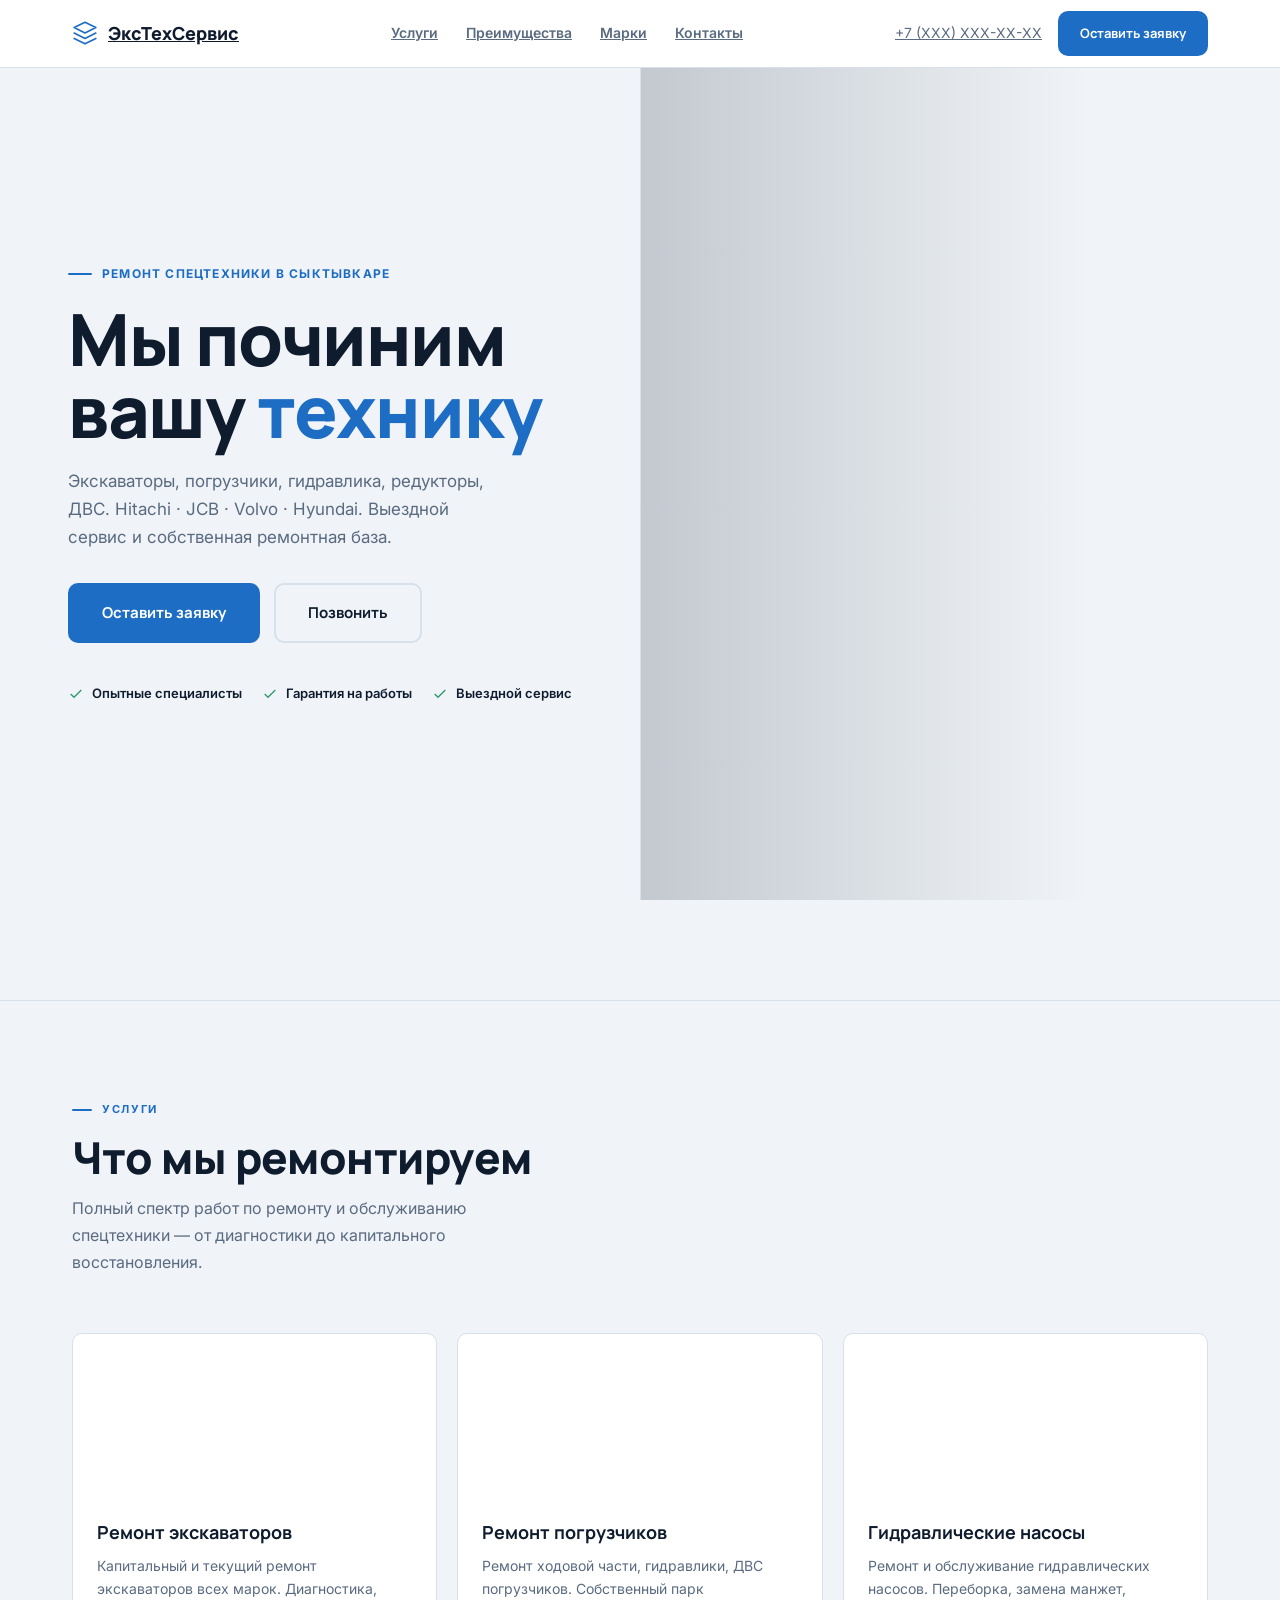
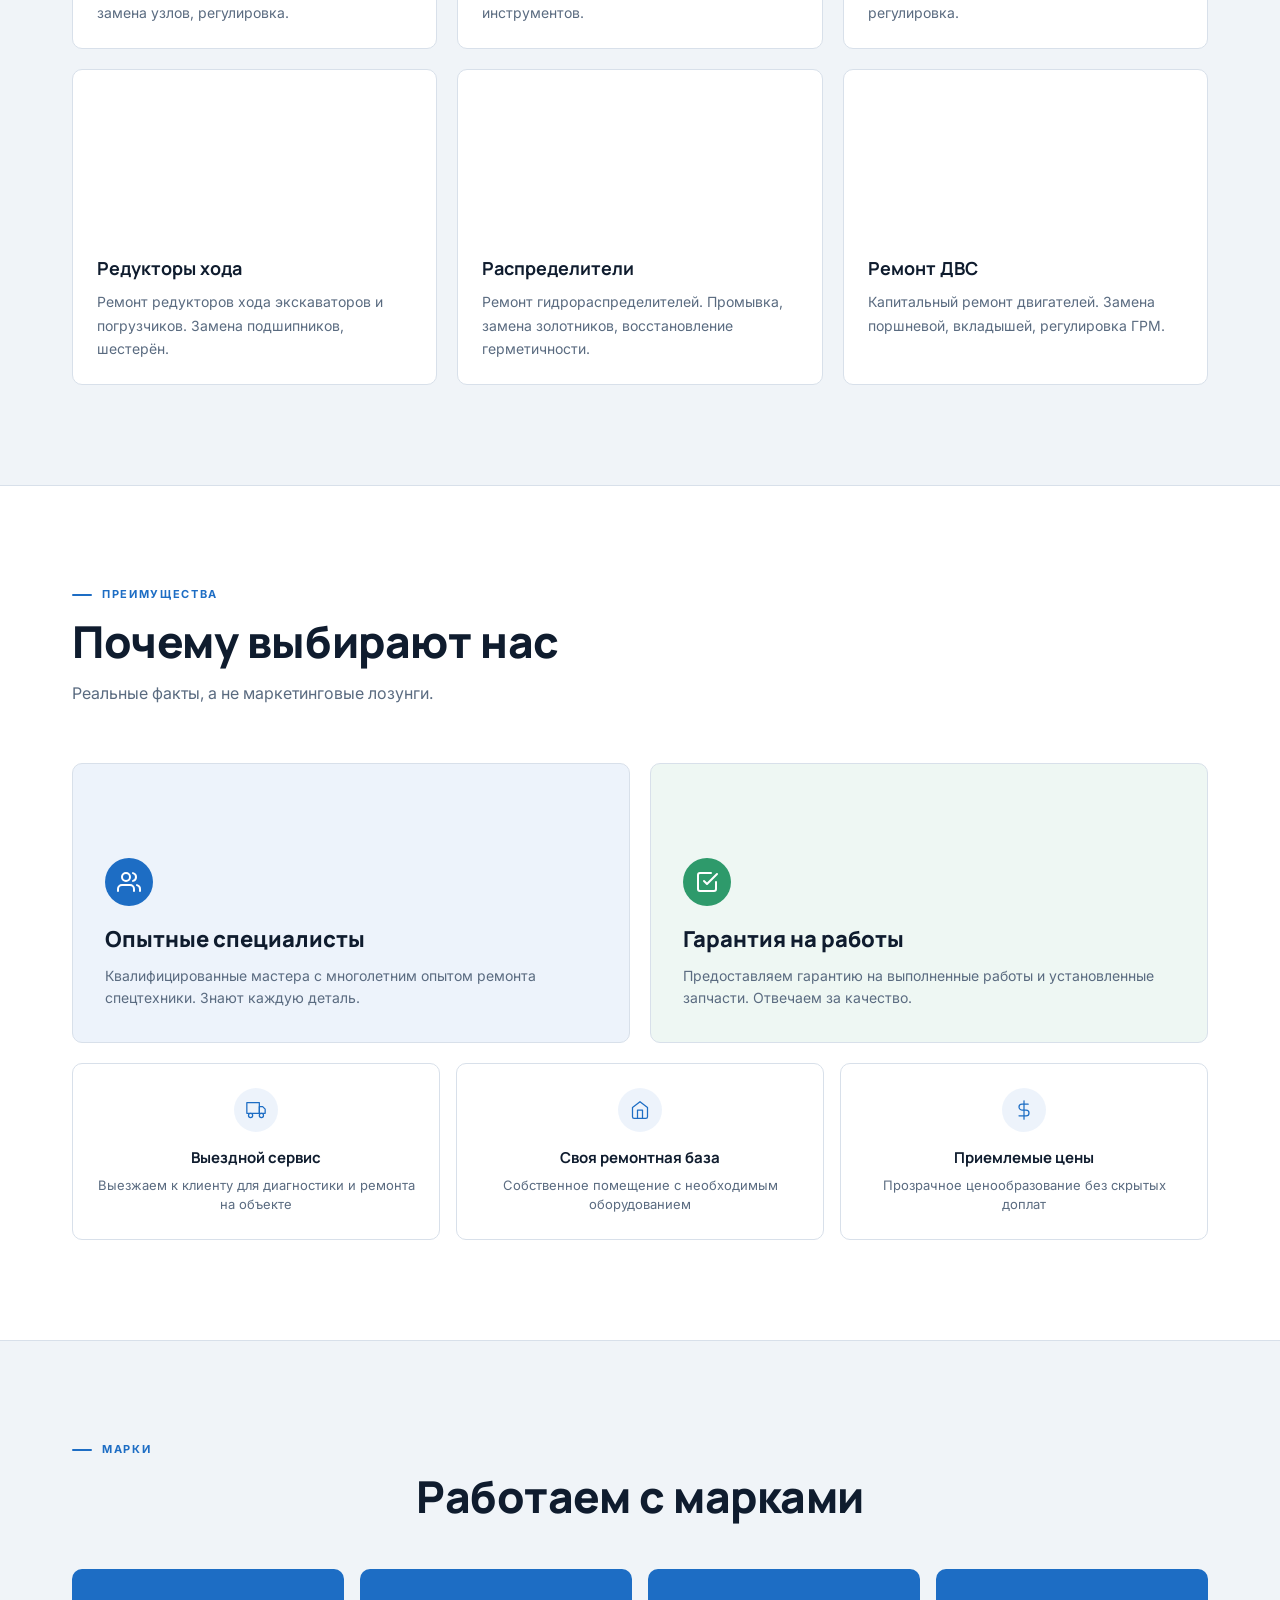
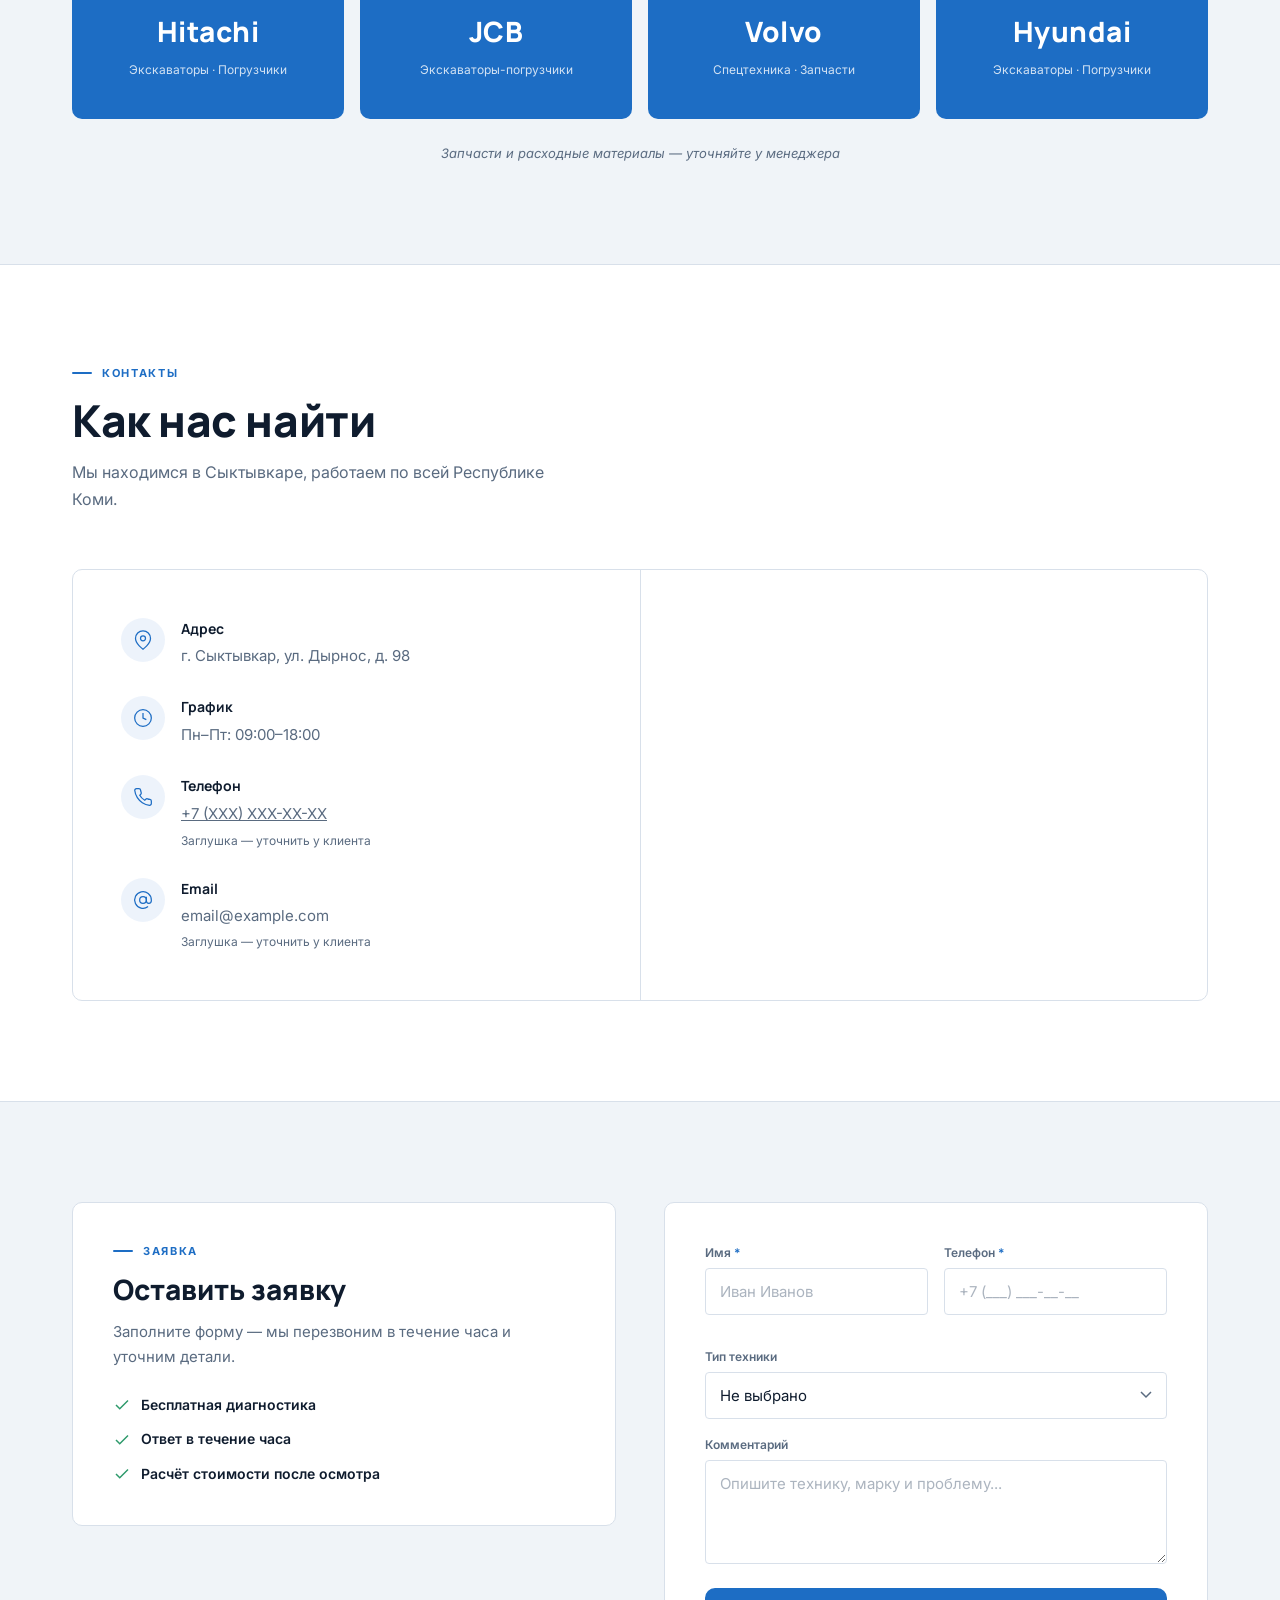
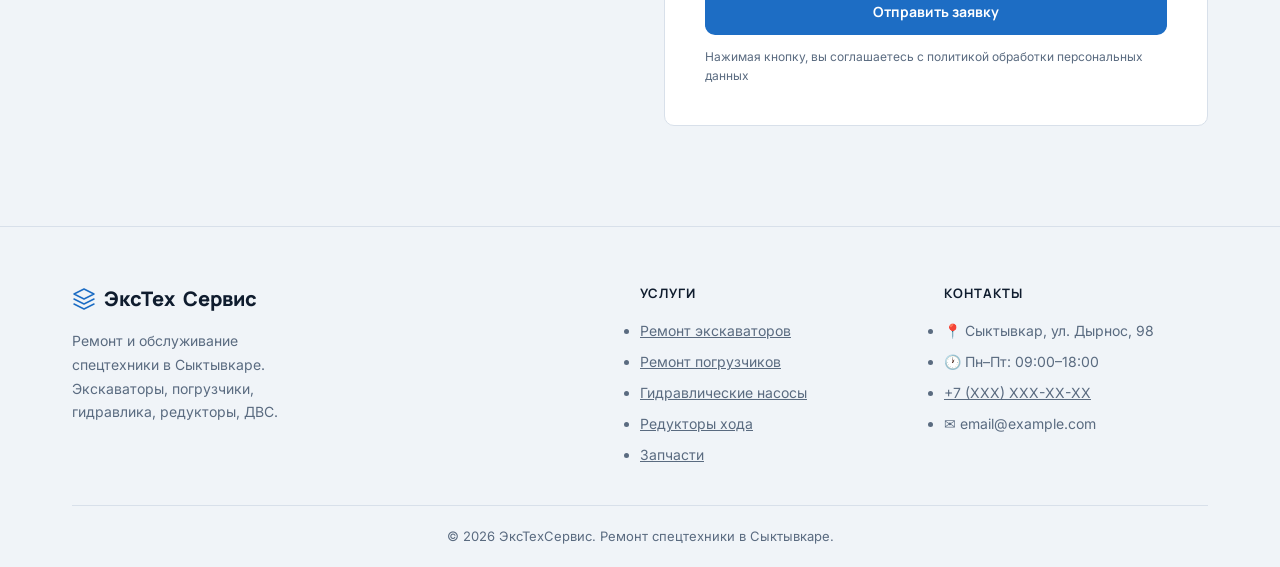
<file: concept-02/index.html>
<!DOCTYPE html>
<html lang="ru">
<head>
    <meta charset="UTF-8">
    <meta name="viewport" content="width=device-width, initial-scale=1.0">
    <title>ЭксТехСервис — Ремонт спецтехники в Сыктывкаре</title>
    <link rel="preconnect" href="https://fonts.googleapis.com">
    <link rel="preconnect" href="https://fonts.gstatic.com" crossorigin>
    <link href="https://fonts.googleapis.com/css2?family=Manrope:wght@400;500;600;700;800&family=Inter:wght@400;500;600&display=swap" rel="stylesheet">
    <link rel="stylesheet" href="style.css">
</head>
<body>
    <!-- ===== HEADER ===== -->
    <header class="header">
        <div class="container header__inner">
            <a href="#" class="logo">
                <svg viewBox="0 0 24 24" fill="none" stroke="currentColor" stroke-width="1.5" stroke-linecap="round" stroke-linejoin="round">
                    <path d="M12 2L2 7l10 5 10-5-10-5z"/>
                    <path d="M2 17l10 5 10-5"/>
                    <path d="M2 12l10 5 10-5"/>
                </svg>
                <span>ЭксТех<span mark>Сервис</span></span>
            </a>
            <nav class="nav" aria-label="Навигация">
                <a href="#services">Услуги</a>
                <a href="#advantages">Преимущества</a>
                <a href="#brands">Марки</a>
                <a href="#contact">Контакты</a>
            </nav>
            <div class="header__right">
                <a href="tel:+7XXXXXXXXXX" class="header__phone">+7 (XXX) XXX-XX-XX</a>
                <a href="#form" class="btn btn--blue btn--sm">Оставить заявку</a>
            </div>
            <button class="burger" aria-label="Меню" aria-expanded="false">
                <span></span><span></span><span></span>
            </button>
        </div>
    </header>
    <div class="mobile-menu" aria-hidden="true">
        <a href="#services">Услуги</a>
        <a href="#advantages">Преимущества</a>
        <a href="#brands">Марки</a>
        <a href="#contact">Контакты</a>
        <a href="tel:+7XXXXXXXXXX" style="color:var(--blue)">+7 (XXX) XXX-XX-XX</a>
    </div>

    <!-- ===== HERO — фото справа, текст слева ===== -->
    <section class="hero">
        <div class="hero__layout">
            <div class="hero__left">
                <div class="container">
                    <p class="hero__eyebrow">Ремонт спецтехники в Сыктывкаре</p>
                    <h1 class="hero__title">Мы починим<br>вашу <span>технику</span></h1>
                    <p class="hero__subtitle">
                        Экскаваторы, погрузчики, гидравлика, редукторы, ДВС.
                        Hitachi · JCB · Volvo · Hyundai. Выездной сервис и собственная ремонтная база.
                    </p>
                    <div class="hero__actions">
                        <a href="#form" class="btn btn--blue btn--lg">Оставить заявку</a>
                        <a href="tel:+7XXXXXXXXXX" class="btn btn--outline btn--lg">Позвонить</a>
                    </div>
                    <div class="hero__trust">
                        <span class="hero__trust-item">
                            <svg viewBox="0 0 24 24" fill="none" stroke="currentColor" stroke-width="2"><polyline points="20 6 9 17 4 12"/></svg>
                            Опытные специалисты
                        </span>
                        <span class="hero__trust-item">
                            <svg viewBox="0 0 24 24" fill="none" stroke="currentColor" stroke-width="2"><polyline points="20 6 9 17 4 12"/></svg>
                            Гарантия на работы
                        </span>
                        <span class="hero__trust-item">
                            <svg viewBox="0 0 24 24" fill="none" stroke="currentColor" stroke-width="2"><polyline points="20 6 9 17 4 12"/></svg>
                            Выездной сервис
                        </span>
                    </div>
                </div>
            </div>
            <div class="hero__right">
                <!-- УНИКАЛЬНОЕ фото C02: светлое фото рабочего/сервиса -->
                <div class="hero__photo" aria-hidden="true"></div>
                <div class="hero__photo-overlay" aria-hidden="true"></div>
                <div class="hero__divider" aria-hidden="true"></div>
            </div>
        </div>
    </section>

    <!-- ===== УСЛУГИ — сетка 3×2 с фото (УНИКАЛЬНЫЕ для C02) ===== -->
    <section class="services" id="services">
        <div class="container">
            <p class="section-label">Услуги</p>
            <h2 class="section-title">Что мы ремонтируем</h2>
            <p class="section-desc">Полный спектр работ по ремонту и обслуживанию спецтехники — от диагностики до капитального восстановления.</p>
            <div class="services__grid">
                <article class="service-card">
                    <div class="service-card__img" style="background-image:url('https://images.unsplash.com/photo-1759847527437-a548715aef7a?w=600&q=80&auto=format&fit=crop');filter:brightness(1.05) saturate(1.1)" aria-hidden="true"></div>
                    <div class="service-card__body">
                        <h3 class="service-card__title">Ремонт экскаваторов</h3>
                        <p class="service-card__desc">Капитальный и текущий ремонт экскаваторов всех марок. Диагностика, замена узлов, регулировка.</p>
                    </div>
                </article>
                <article class="service-card">
                    <div class="service-card__img" style="background-image:url('https://images.unsplash.com/photo-1625694284509-fda9b71befe6?w=600&q=80&auto=format&fit=crop');filter:brightness(1.05) saturate(1.1)" aria-hidden="true"></div>
                    <div class="service-card__body">
                        <h3 class="service-card__title">Ремонт погрузчиков</h3>
                        <p class="service-card__desc">Ремонт ходовой части, гидравлики, ДВС погрузчиков. Собственный парк инструментов.</p>
                    </div>
                </article>
                <article class="service-card">
                    <div class="service-card__img" style="background-image:url('https://images.unsplash.com/photo-1766152386307-60a0b2a79a50?w=600&q=80&auto=format&fit=crop');filter:brightness(1.05) saturate(1.1)" aria-hidden="true"></div>
                    <div class="service-card__body">
                        <h3 class="service-card__title">Гидравлические насосы</h3>
                        <p class="service-card__desc">Ремонт и обслуживание гидравлических насосов. Переборка, замена манжет, регулировка.</p>
                    </div>
                </article>
                <article class="service-card">
                    <div class="service-card__img" style="background-image:url('https://plus.unsplash.com/premium_photo-1682124461085-840de47dca5c?w=600&q=80&auto=format&fit=crop');filter:brightness(1.05) saturate(1.1)" aria-hidden="true"></div>
                    <div class="service-card__body">
                        <h3 class="service-card__title">Редукторы хода</h3>
                        <p class="service-card__desc">Ремонт редукторов хода экскаваторов и погрузчиков. Замена подшипников, шестерён.</p>
                    </div>
                </article>
                <article class="service-card">
                    <div class="service-card__img" style="background-image:url('https://images.unsplash.com/photo-1759064776046-45b988af4b6d?w=600&q=80&auto=format&fit=crop');filter:brightness(1.05) saturate(1.1)" aria-hidden="true"></div>
                    <div class="service-card__body">
                        <h3 class="service-card__title">Распределители</h3>
                        <p class="service-card__desc">Ремонт гидрораспределителей. Промывка, замена золотников, восстановление герметичности.</p>
                    </div>
                </article>
                <article class="service-card">
                    <div class="service-card__img" style="background-image:url('https://plus.unsplash.com/premium_photo-1664299390906-25ccc786a295?w=600&q=80&auto=format&fit=crop');filter:brightness(1.05) saturate(1.1)" aria-hidden="true"></div>
                    <div class="service-card__body">
                        <h3 class="service-card__title">Ремонт ДВС</h3>
                        <p class="service-card__desc">Капитальный ремонт двигателей. Замена поршневой, вкладышей, регулировка ГРМ.</p>
                    </div>
                </article>
            </div>
        </div>
    </section>

    <!-- ===== ПРЕИМУЩЕСТВА ===== -->
    <section class="advantages" id="advantages">
        <div class="container">
            <p class="section-label">Преимущества</p>
            <h2 class="section-title">Почему выбирают нас</h2>
            <p class="section-desc">Реальные факты, а не маркетинговые лозунги.</p>
        </div>
        <div class="container">
            <div class="advantages__top">
                <div class="advantage-large advantage-large--blue">
                    <div class="advantage-large__img" style="background-image:url('https://images.unsplash.com/photo-1759847527437-a548715aef7a?w=800&q=80&auto=format&fit=crop');filter:brightness(1.05) saturate(1.1)" aria-hidden="true"></div>
                    <div class="advantage-large__content">
                        <div class="advantage-large__icon" aria-hidden="true">
                            <svg width="24" height="24" viewBox="0 0 24 24" fill="none" stroke="currentColor" stroke-width="2" stroke-linecap="round" stroke-linejoin="round"><path d="M17 21v-2a4 4 0 0 0-4-4H5a4 4 0 0 0-4 4v2"/><circle cx="9" cy="7" r="4"/><path d="M23 21v-2a4 4 0 0 0-3-3.87"/><path d="M16 3.13a4 4 0 0 1 0 7.75"/></svg>
                        </div>
                        <h3 class="advantage-large__title">Опытные специалисты</h3>
                        <p class="advantage-large__desc">Квалифицированные мастера с многолетним опытом ремонта спецтехники. Знают каждую деталь.</p>
                    </div>
                </div>
                <div class="advantage-large advantage-large--green">
                    <div class="advantage-large__img" style="background-image:url('https://images.unsplash.com/photo-1766152386307-60a0b2a79a50?w=800&q=80&auto=format&fit=crop');filter:brightness(1.05) saturate(1.1)" aria-hidden="true"></div>
                    <div class="advantage-large__content">
                        <div class="advantage-large__icon" aria-hidden="true">
                            <svg width="24" height="24" viewBox="0 0 24 24" fill="none" stroke="currentColor" stroke-width="2" stroke-linecap="round" stroke-linejoin="round"><path d="M9 11l3 3L22 4"/><path d="M21 12v7a2 2 0 0 1-2 2H5a2 2 0 0 1-2-2V5a2 2 0 0 1 2-2h11"/></svg>
                        </div>
                        <h3 class="advantage-large__title">Гарантия на работы</h3>
                        <p class="advantage-large__desc">Предоставляем гарантию на выполненные работы и установленные запчасти. Отвечаем за качество.</p>
                    </div>
                </div>
            </div>
            <div class="advantages__bottom">
                <div class="advantage-small">
                    <div class="advantage-small__icon" aria-hidden="true">
                        <svg width="20" height="20" viewBox="0 0 24 24" fill="none" stroke="currentColor" stroke-width="1.5" stroke-linecap="round" stroke-linejoin="round"><rect x="1" y="3" width="15" height="13"/><polygon points="16 8 20 8 23 11 23 16 16 16 16 8"/><circle cx="5.5" cy="18.5" r="2.5"/><circle cx="18.5" cy="18.5" r="2.5"/></svg>
                    </div>
                    <h4 class="advantage-small__title">Выездной сервис</h4>
                    <p class="advantage-small__desc">Выезжаем к клиенту для диагностики и ремонта на объекте</p>
                </div>
                <div class="advantage-small">
                    <div class="advantage-small__icon" aria-hidden="true">
                        <svg width="20" height="20" viewBox="0 0 24 24" fill="none" stroke="currentColor" stroke-width="1.5" stroke-linecap="round" stroke-linejoin="round"><path d="M3 9l9-7 9 7v11a2 2 0 0 1-2 2H5a2 2 0 0 1-2-2z"/><polyline points="9 22 9 12 15 12 15 22"/></svg>
                    </div>
                    <h4 class="advantage-small__title">Своя ремонтная база</h4>
                    <p class="advantage-small__desc">Собственное помещение с необходимым оборудованием</p>
                </div>
                <div class="advantage-small">
                    <div class="advantage-small__icon" aria-hidden="true">
                        <svg width="20" height="20" viewBox="0 0 24 24" fill="none" stroke="currentColor" stroke-width="1.5" stroke-linecap="round" stroke-linejoin="round"><line x1="12" y1="1" x2="12" y2="23"/><path d="M17 5H9.5a3.5 3.5 0 0 0 0 7h5a3.5 3.5 0 0 1 0 7H6"/></svg>
                    </div>
                    <h4 class="advantage-small__title">Приемлемые цены</h4>
                    <p class="advantage-small__desc">Прозрачное ценообразование без скрытых доплат</p>
                </div>
            </div>
        </div>
    </section>

    <!-- ===== МАРКИ ===== -->
    <section class="brands" id="brands">
        <div class="container">
            <p class="section-label" style="text-align:center">Марки</p>
            <h2 class="section-title" style="text-align:center;margin-bottom:48px">Работаем с марками</h2>
            <div class="brands__grid">
                <div class="brand-item brand-item--blue">
                    <div class="brand-item__name">Hitachi</div>
                    <div class="brand-item__type">Экскаваторы · Погрузчики</div>
                </div>
                <div class="brand-item brand-item--blue">
                    <div class="brand-item__name">JCB</div>
                    <div class="brand-item__type">Экскаваторы-погрузчики</div>
                </div>
                <div class="brand-item brand-item--blue">
                    <div class="brand-item__name">Volvo</div>
                    <div class="brand-item__type">Спецтехника · Запчасти</div>
                </div>
                <div class="brand-item brand-item--blue">
                    <div class="brand-item__name">Hyundai</div>
                    <div class="brand-item__type">Экскаваторы · Погрузчики</div>
                </div>
            </div>
            <p class="brands__note">Запчасти и расходные материалы — уточняйте у менеджера</p>
        </div>
    </section>

    <!-- ===== КОНТАКТЫ ===== -->
    <section class="contacts" id="contact">
        <div class="container">
            <p class="section-label">Контакты</p>
            <h2 class="section-title">Как нас найти</h2>
            <p class="section-desc">Мы находимся в Сыктывкаре, работаем по всей Республике Коми.</p>
            <div class="contacts__layout">
                <div class="contacts__info">
                    <div class="contact-block">
                        <div class="contact-block__icon">
                            <svg viewBox="0 0 24 24" fill="none" stroke="currentColor" stroke-width="1.5"><path d="M21 10c0 7-9 13-9 13s-9-6-9-13a9 9 0 0 1 18 0z"/><circle cx="12" cy="10" r="3"/></svg>
                        </div>
                        <div>
                            <h4>Адрес</h4>
                            <p>г. Сыктывкар, ул. Дырнос, д. 98</p>
                        </div>
                    </div>
                    <div class="contact-block">
                        <div class="contact-block__icon">
                            <svg viewBox="0 0 24 24" fill="none" stroke="currentColor" stroke-width="1.5"><circle cx="12" cy="12" r="10"/><polyline points="12 6 12 12 16 14"/></svg>
                        </div>
                        <div>
                            <h4>График</h4>
                            <p>Пн–Пт: 09:00–18:00</p>
                        </div>
                    </div>
                    <div class="contact-block">
                        <div class="contact-block__icon">
                            <svg viewBox="0 0 24 24" fill="none" stroke="currentColor" stroke-width="1.5"><path d="M22 16.92v3a2 2 0 0 1-2.18 2 19.79 19.79 0 0 1-8.63-3.07 19.5 19.5 0 0 1-6-6 19.79 19.79 0 0 1-3.07-8.67A2 2 0 0 1 4.11 2h3a2 2 0 0 1 2 1.72 12.84 12.84 0 0 0 .7 2.81 2 2 0 0 1-.45 2.11L8.09 9.91a16 16 0 0 0 6 6l1.27-1.27a2 2 0 0 1 2.11-.45 12.84 12.84 0 0 0 2.81.7A2 2 0 0 1 22 16.92z"/></svg>
                        </div>
                        <div>
                            <h4>Телефон</h4>
                            <a href="tel:+7XXXXXXXXXX">+7 (XXX) XXX-XX-XX</a>
                            <p style="font-size:12px;margin-top:4px">Заглушка — уточнить у клиента</p>
                        </div>
                    </div>
                    <div class="contact-block">
                        <div class="contact-block__icon">
                            <svg viewBox="0 0 24 24" fill="none" stroke="currentColor" stroke-width="1.5"><circle cx="12" cy="12" r="4"/><path d="M16 8v5a3 3 0 0 0 6 0v-1a10 10 0 1 0-3.92 7.94"/></svg>
                        </div>
                        <div>
                            <h4>Email</h4>
                            <p>email@example.com</p>
                            <p style="font-size:12px;margin-top:4px">Заглушка — уточнить у клиента</p>
                        </div>
                    </div>
                </div>
                <div class="contacts__map">
                    <iframe src="https://yandex.ru/map-widget/v1/?ll=50.836629%2C61.668800&z=15&pt=50.836629,61.668800,pm2rdm" width="100%" height="100%" frameborder="0" allowfullscreen style="display:block"></iframe>
                </div>
            </div>
        </div>
    </section>

    <!-- ===== ФОРМА ===== -->
    <section class="form-section" id="form">
        <div class="container">
            <div class="form-layout">
                <div class="form-info">
                    <p class="section-label">Заявка</p>
                    <h2 class="form-info__title">Оставить заявку</h2>
                    <p class="form-info__desc">Заполните форму — мы перезвоним в течение часа и уточним детали.</p>
                    <div class="form-info__items">
                        <div class="form-info__item">
                            <svg viewBox="0 0 24 24" fill="none" stroke="currentColor" stroke-width="2"><polyline points="20 6 9 17 4 12"/></svg>
                            Бесплатная диагностика
                        </div>
                        <div class="form-info__item">
                            <svg viewBox="0 0 24 24" fill="none" stroke="currentColor" stroke-width="2"><polyline points="20 6 9 17 4 12"/></svg>
                            Ответ в течение часа
                        </div>
                        <div class="form-info__item">
                            <svg viewBox="0 0 24 24" fill="none" stroke="currentColor" stroke-width="2"><polyline points="20 6 9 17 4 12"/></svg>
                            Расчёт стоимости после осмотра
                        </div>
                    </div>
                </div>
                <div class="form-wrapper">
                    <form class="form" id="repairForm" novalidate>
                        <div class="form__row">
                            <div class="form__field">
                                <label for="name">Имя <span class="req">*</span></label>
                                <input type="text" id="name" name="name" placeholder="Иван Иванов" required autocomplete="name">
                                <span class="form__error" aria-live="polite"></span>
                            </div>
                            <div class="form__field">
                                <label for="phone">Телефон <span class="req">*</span></label>
                                <input type="tel" id="phone" name="phone" placeholder="+7 (___) ___-__-__" required autocomplete="tel">
                                <span class="form__error" aria-live="polite"></span>
                            </div>
                        </div>
                        <div class="form__field">
                            <label for="service">Тип техники</label>
                            <select id="service" name="service">
                                <option value="">Не выбрано</option>
                                <option value="excavator">Экскаватор</option>
                                <option value="loader">Погрузчик</option>
                                <option value="hydraulics">Гидравлическая система</option>
                                <option value="reducer">Редуктор хода</option>
                                <option value="distributor">Распределитель</option>
                                <option value="dvs">ДВС</option>
                                <option value="other">Другое</option>
                            </select>
                        </div>
                        <div class="form__field">
                            <label for="message">Комментарий</label>
                            <textarea id="message" name="message" rows="4" placeholder="Опишите технику, марку и проблему..."></textarea>
                        </div>
                        <button type="submit" class="btn btn--blue btn--full">Отправить заявку</button>
                        <p class="form__note">Нажимая кнопку, вы соглашаетесь с политикой обработки персональных данных</p>
                    </form>
                    <div class="form-success" id="formSuccess">
                        <div class="form-success__icon">
                            <svg viewBox="0 0 24 24" fill="none" stroke="currentColor" stroke-width="2.5"><polyline points="20 6 9 17 4 12"/></svg>
                        </div>
                        <h3>Заявка отправлена!</h3>
                        <p>Мы свяжемся с вами в ближайшее время.</p>
                    </div>
                </div>
            </div>
        </div>
    </section>

    <!-- ===== FOOTER ===== -->
    <footer class="footer">
        <div class="container">
            <div class="footer__inner">
                <div class="footer__col footer__col-logo">
                    <div class="footer__logo">
                        <svg viewBox="0 0 24 24" fill="none" stroke="currentColor" stroke-width="1.5" stroke-linecap="round" stroke-linejoin="round">
                            <path d="M12 2L2 7l10 5 10-5-10-5z"/>
                            <path d="M2 17l10 5 10-5"/>
                            <path d="M2 12l10 5 10-5"/>
                        </svg>
                        ЭксТех<span mark>Сервис</span>
                    </div>
                    <p>Ремонт и обслуживание спецтехники в Сыктывкаре. Экскаваторы, погрузчики, гидравлика, редукторы, ДВС.</p>
                </div>
                <div class="footer__col">
                    <h4>Услуги</h4>
                    <ul class="footer__list">
                        <li><a href="#services">Ремонт экскаваторов</a></li>
                        <li><a href="#services">Ремонт погрузчиков</a></li>
                        <li><a href="#services">Гидравлические насосы</a></li>
                        <li><a href="#services">Редукторы хода</a></li>
                        <li><a href="#services">Запчасти</a></li>
                    </ul>
                </div>
                <div class="footer__col">
                    <h4>Контакты</h4>
                    <ul class="footer__list">
                        <li>📍 Сыктывкар, ул. Дырнос, 98</li>
                        <li>🕐 Пн–Пт: 09:00–18:00</li>
                        <li><a href="tel:+7XXXXXXXXXX">+7 (XXX) XXX-XX-XX</a></li>
                        <li>✉ email@example.com</li>
                    </ul>
                </div>
            </div>
            <div class="footer__bottom">
                <p class="footer__copy">© 2026 ЭксТехСервис. Ремонт спецтехники в Сыктывкаре.</p>
            </div>
        </div>
    </footer>
    <script src="script.js"></script>
</body>
</html>
</file>
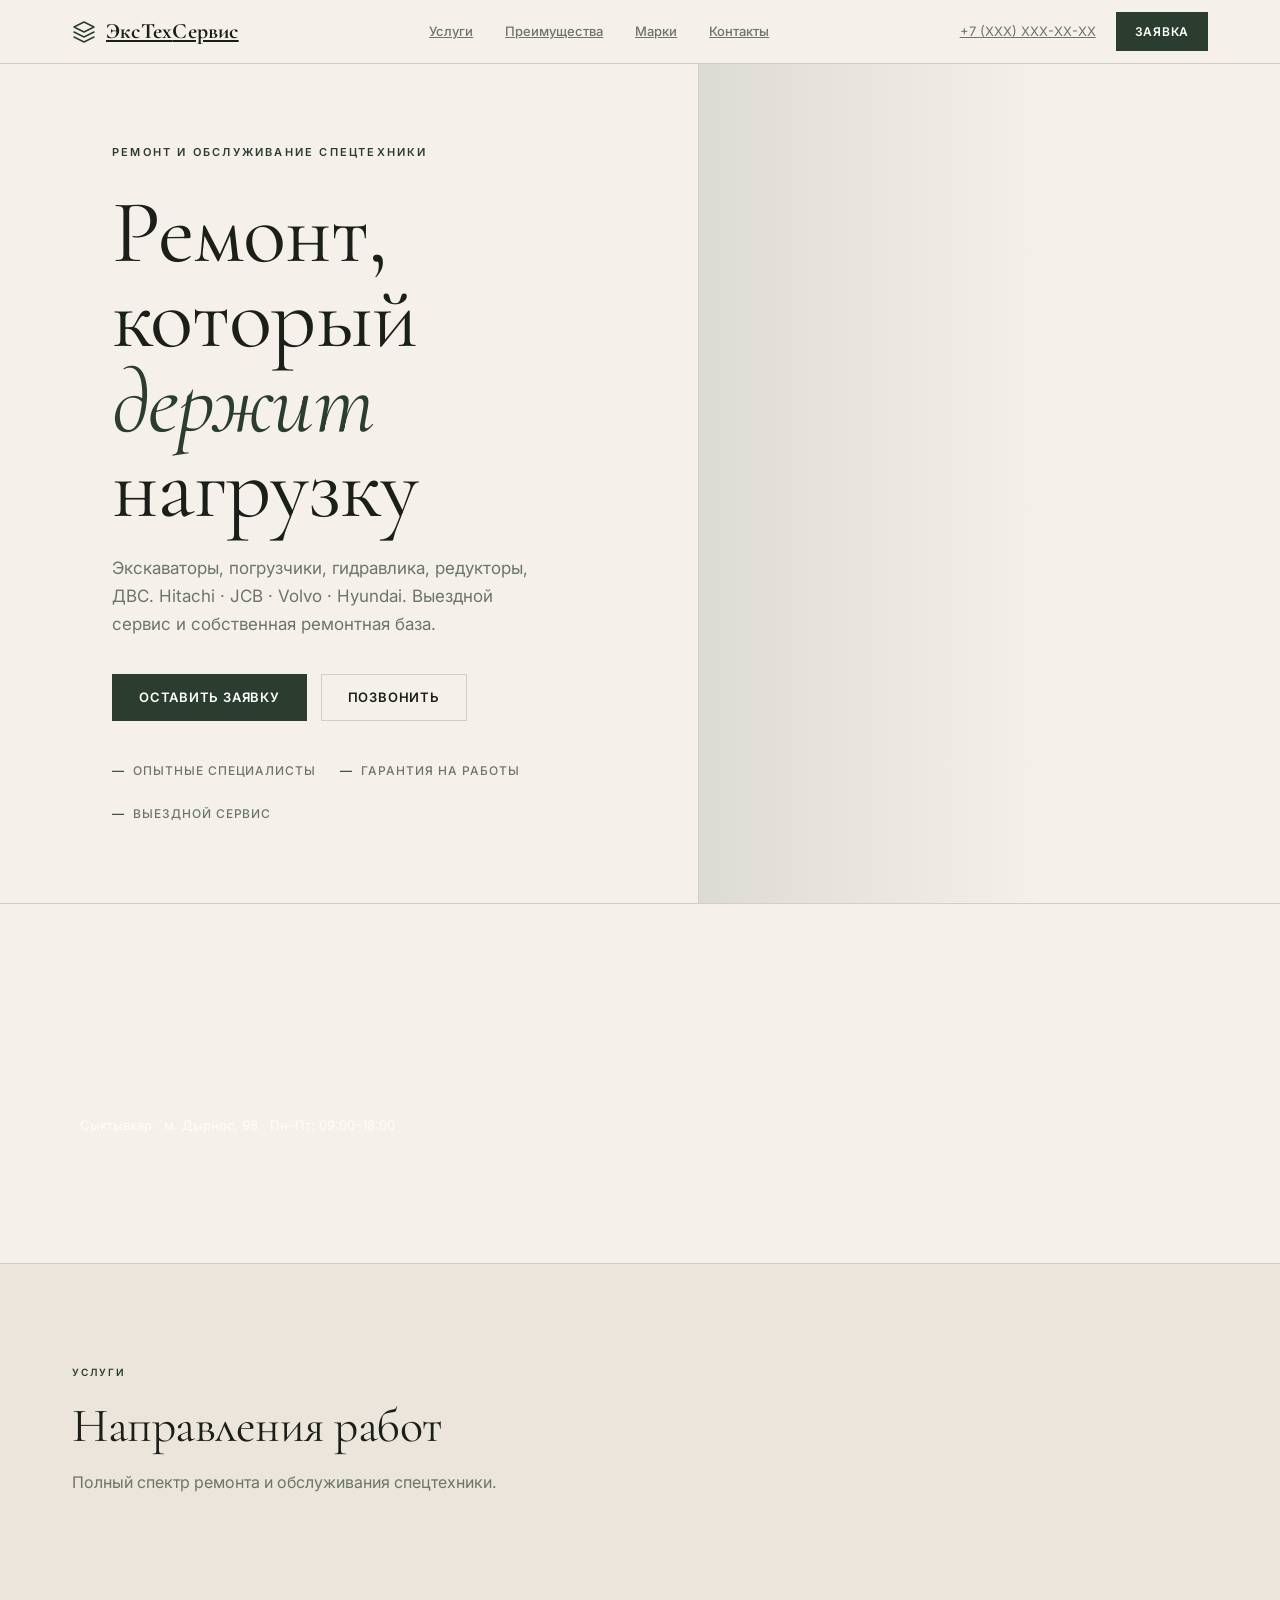
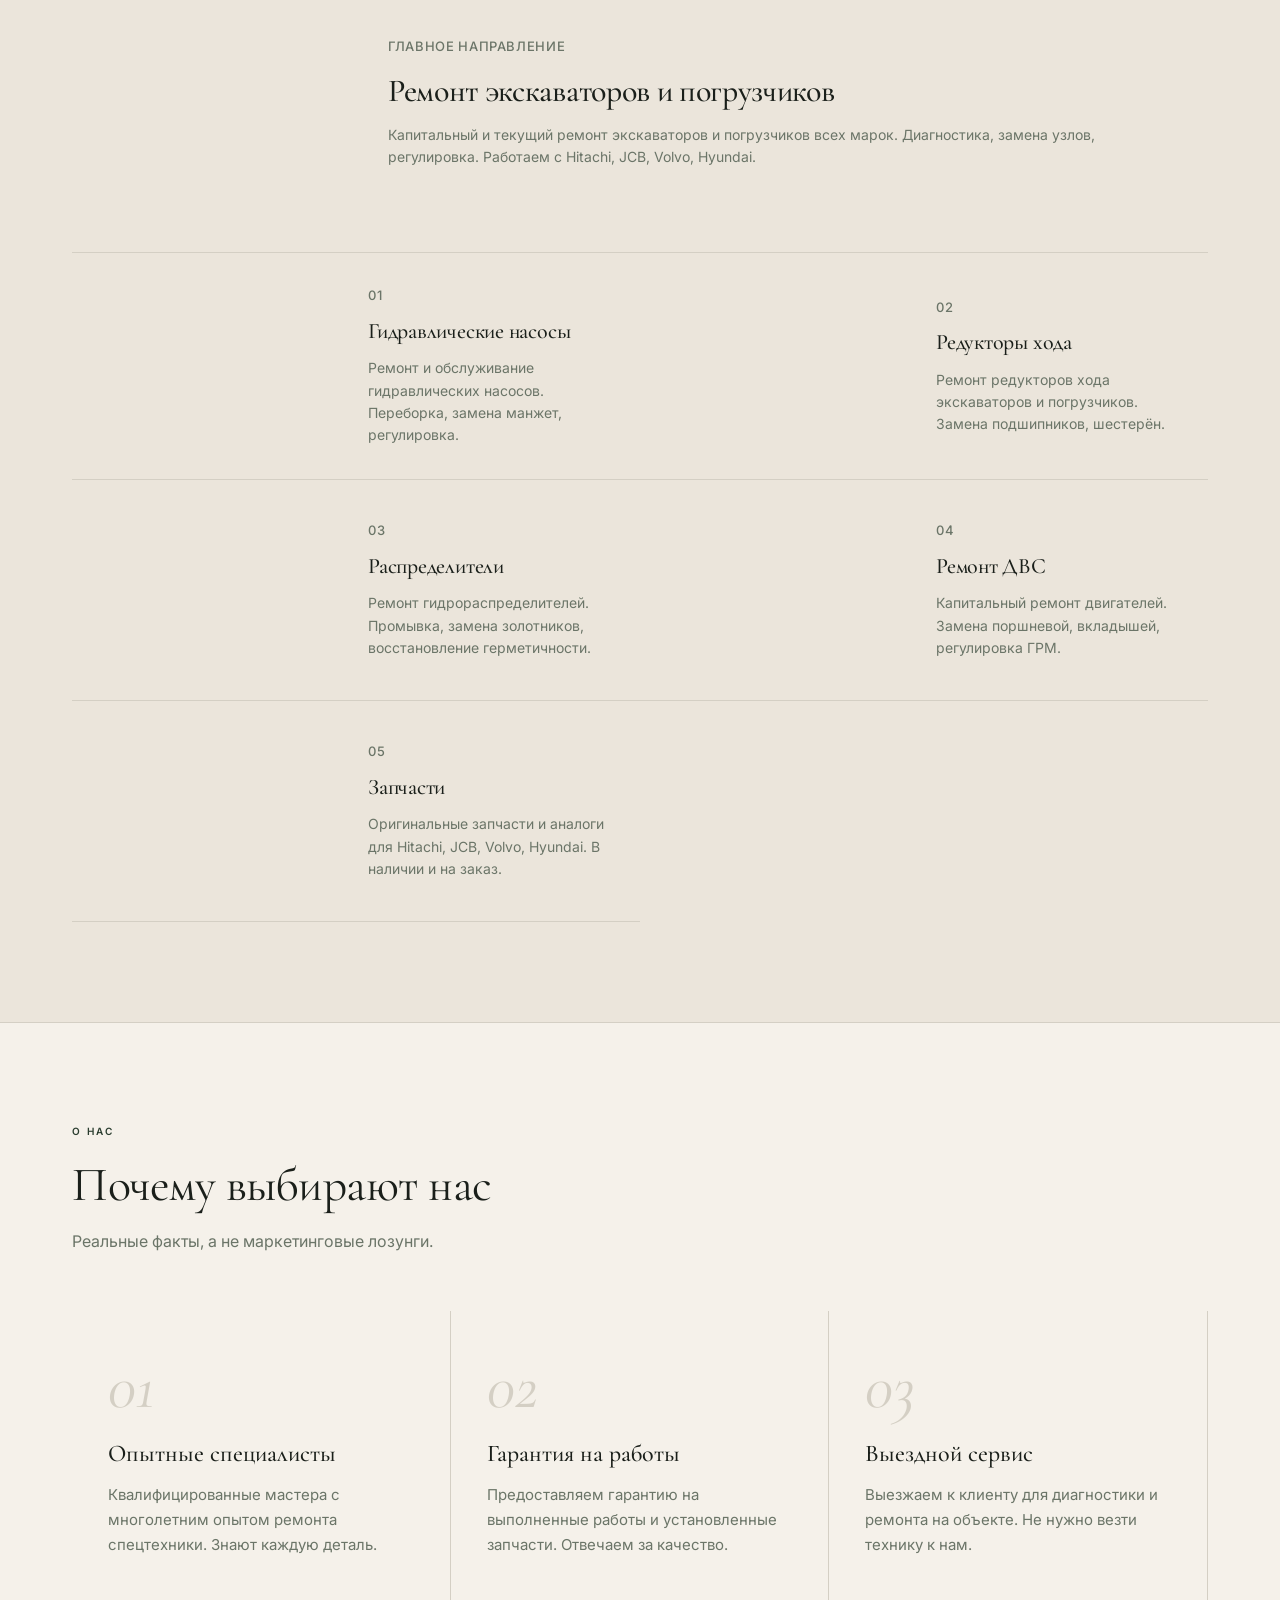
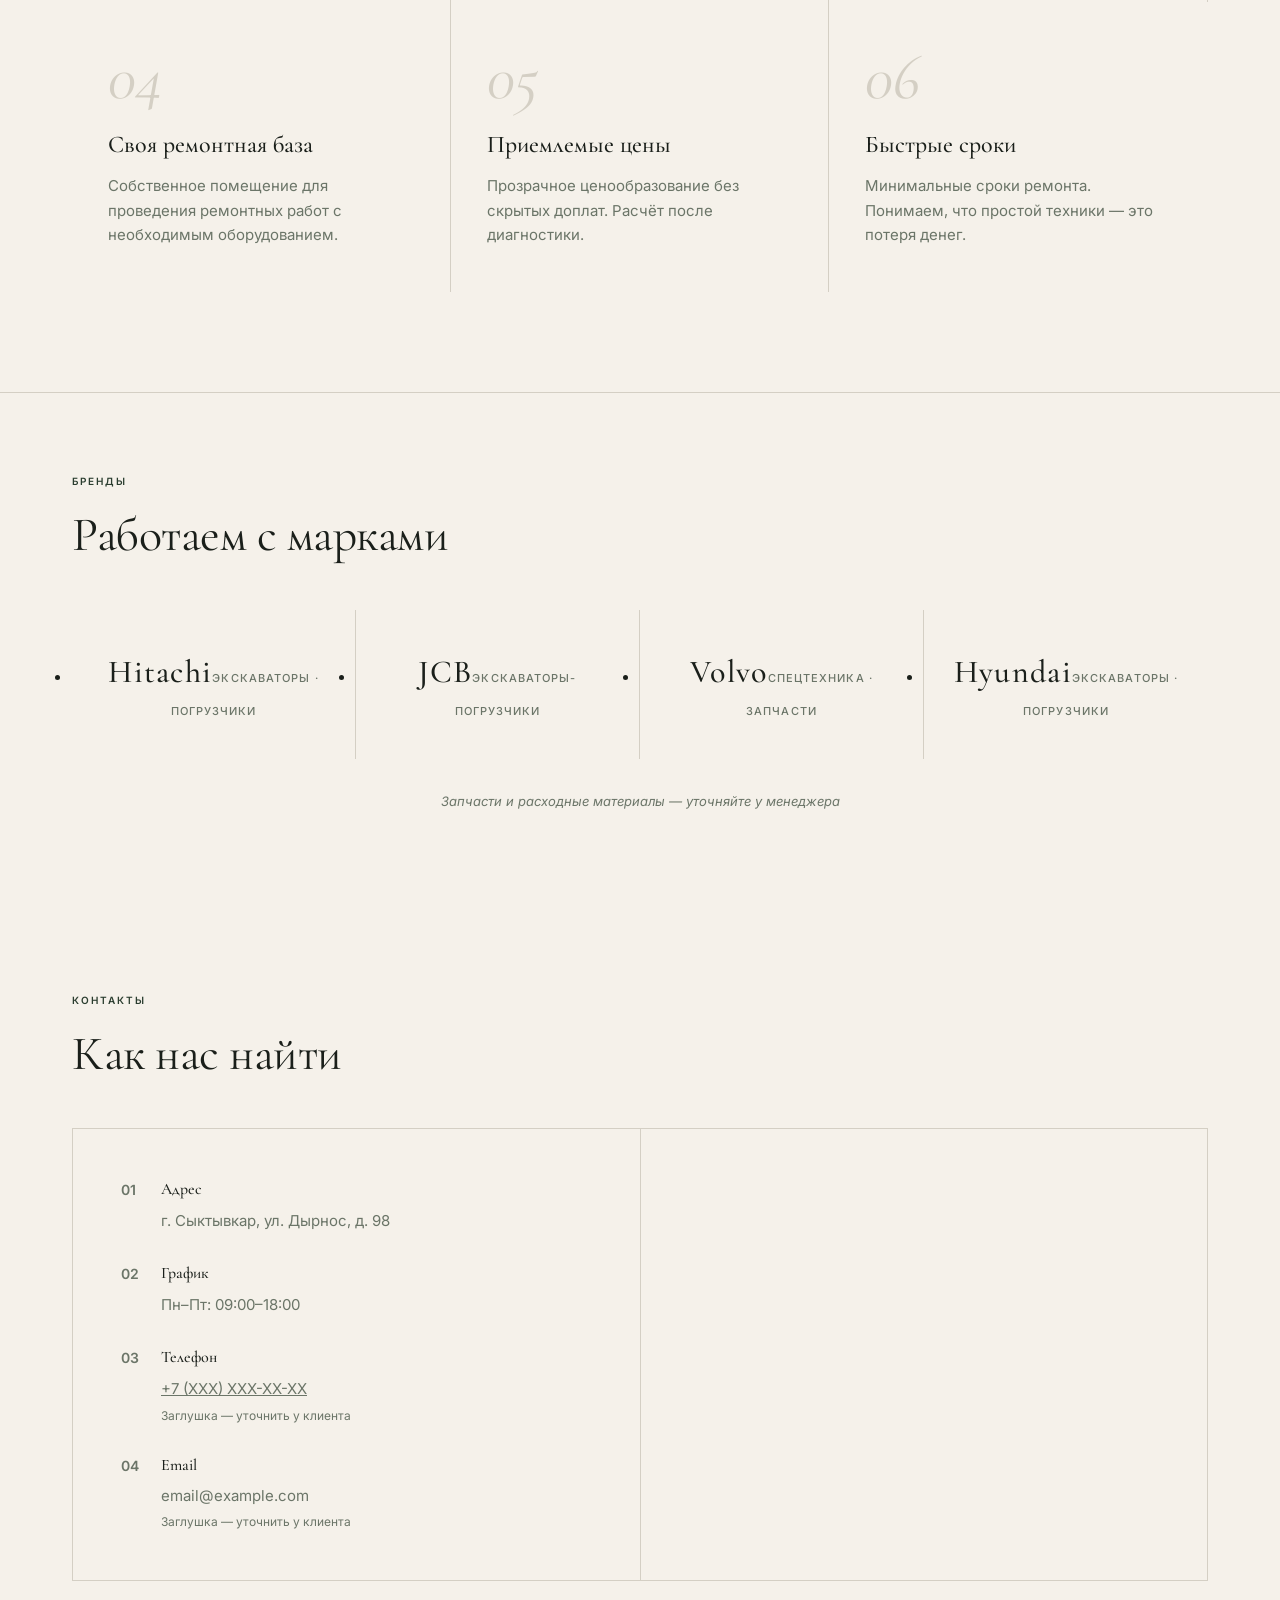
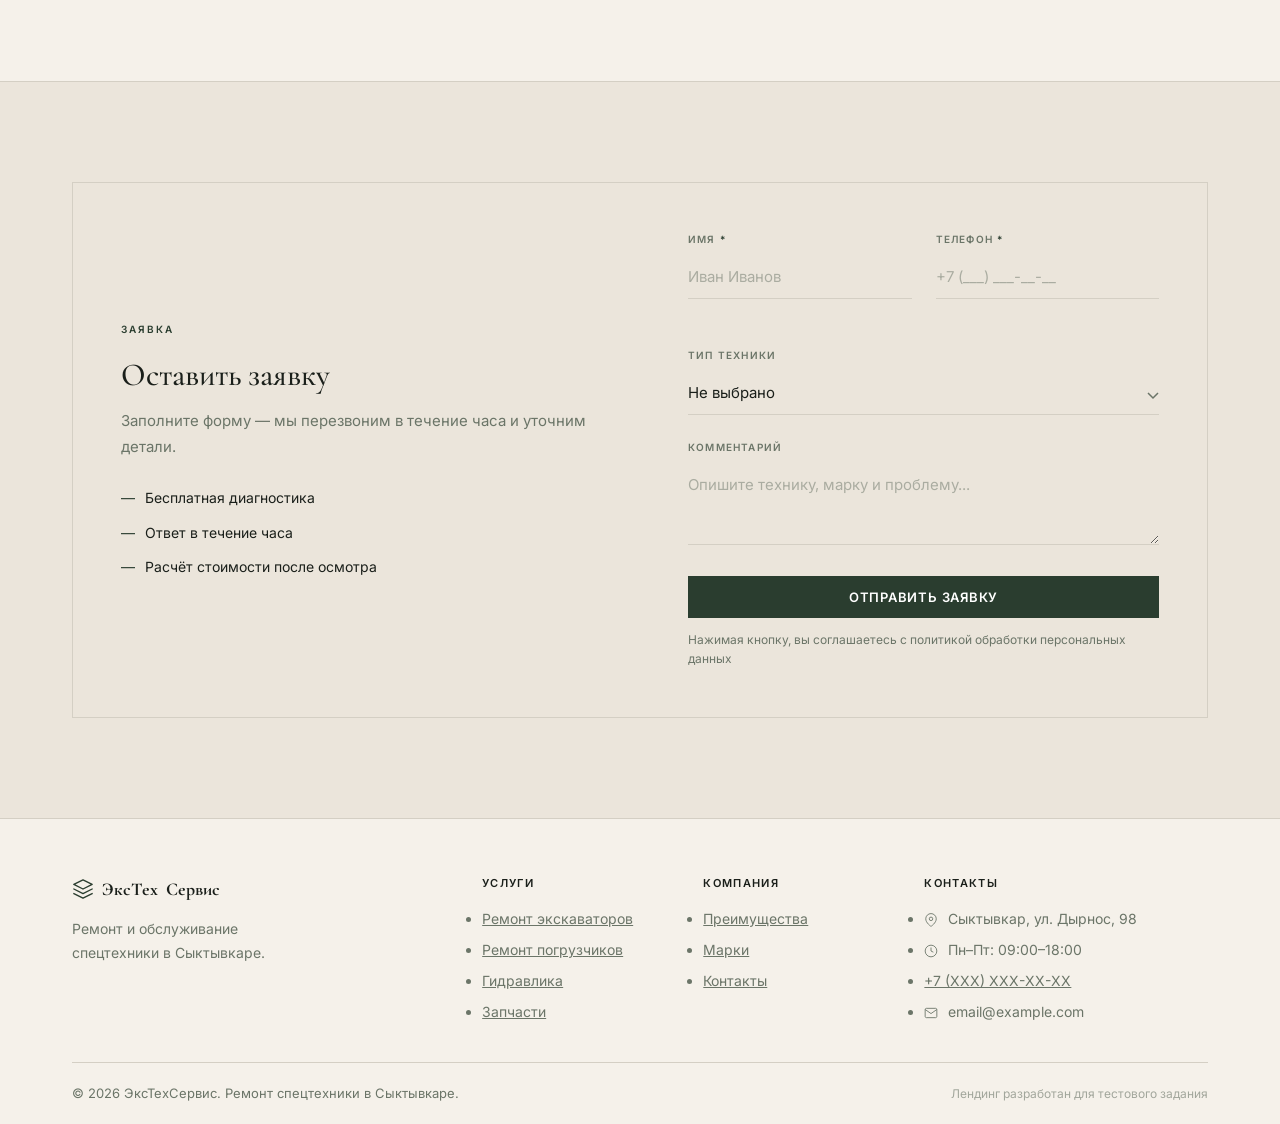
<file: concept-03/index.html>
<!DOCTYPE html>
<html lang="ru">
<head>
    <meta charset="UTF-8">
    <meta name="viewport" content="width=device-width, initial-scale=1.0">
    <title>ЭксТехСервис — Ремонт спецтехники в Сыктывкаре</title>
    <link rel="preconnect" href="https://fonts.googleapis.com">
    <link rel="preconnect" href="https://fonts.gstatic.com" crossorigin>
    <link href="https://fonts.googleapis.com/css2?family=Cormorant+Garamond:wght@400;500;600;700&family=Inter:wght@400;500;600&display=swap" rel="stylesheet">
    <link rel="stylesheet" href="style.css">
</head>
<body>
    <!-- ===== HEADER ===== -->
    <header class="header">
        <div class="container header__inner">
            <a href="#" class="logo">
                <svg viewBox="0 0 24 24" fill="none" stroke="currentColor" stroke-width="1.5" stroke-linecap="round" stroke-linejoin="round">
                    <path d="M12 2L2 7l10 5 10-5-10-5z"/>
                    <path d="M2 17l10 5 10-5"/>
                    <path d="M2 12l10 5 10-5"/>
                </svg>
                <span>ЭксТех<span mark>Сервис</span></span>
            </a>
            <nav class="nav" aria-label="Навигация">
                <a href="#services">Услуги</a>
                <a href="#advantages">Преимущества</a>
                <a href="#brands">Марки</a>
                <a href="#contact">Контакты</a>
            </nav>
            <div class="header__right">
                <a href="tel:+7XXXXXXXXXX" class="header__phone">+7 (XXX) XXX-XX-XX</a>
                <a href="#form" class="btn btn--sm">Заявка</a>
            </div>
            <button class="burger" aria-label="Меню" aria-expanded="false">
                <span></span><span></span><span></span>
            </button>
        </div>
    </header>
    <div class="mobile-menu" aria-hidden="true">
        <a href="#services">Услуги</a>
        <a href="#advantages">Преимущества</a>
        <a href="#brands">Марки</a>
        <a href="#contact">Контакты</a>
        <a href="tel:+7XXXXXXXXXX">+7 (XXX) XXX-XX-XX</a>
    </div>

    <!-- ===== HERO — 2 колонки, тёплое фото без белого градиента ===== -->
    <section class="hero">
        <div class="hero__upper">
            <div class="hero__text">
                <div class="container">
                    <p class="hero__eyebrow">Ремонт и обслуживание спецтехники</p>
                    <h1 class="hero__title">
                        Ремонт,<br>который<br><em>держит</em> нагрузку
                    </h1>
                    <p class="hero__subtitle">
                        Экскаваторы, погрузчики, гидравлика, редукторы, ДВС.
                        Hitachi · JCB · Volvo · Hyundai. Выездной сервис и собственная ремонтная база.
                    </p>
                    <div class="hero__actions">
                        <a href="#form" class="btn">Оставить заявку</a>
                        <a href="tel:+7XXXXXXXXXX" class="btn btn--ghost">Позвонить</a>
                    </div>
                    <div class="hero__trust">
                        <span class="hero__trust-item">Опытные специалисты</span>
                        <span class="hero__trust-item">Гарантия на работы</span>
                        <span class="hero__trust-item">Выездной сервис</span>
                    </div>
                </div>
            </div>
            <div class="hero__visual">
                <!-- УНИКАЛЬНОЕ фото C03: гидравлический механизм/двигатель -->
                <div class="hero__visual-photo" aria-hidden="true"></div>
                <div class="hero__visual-overlay" aria-hidden="true"></div>
            </div>
        </div>
        <!-- Фото-полоса внизу — УНИКАЛЬНОЕ фото C03: крупный план механизмов -->
        <div class="hero__photo-strip">
            <div class="hero__photo-strip-img" aria-hidden="true"></div>
            <div class="hero__photo-strip-overlay" aria-hidden="true"></div>
            <p class="hero__photo-strip-text">Сыктывкар · м. Дырнос, 98 · Пн–Пт: 09:00–18:00</p>
        </div>
    </section>

    <!-- ===== УСЛУГИ — editorial с фото (уникальные для C03) ===== -->
    <section class="services" id="services">
        <div class="container">
            <p class="section-label">Услуги</p>
            <h2 class="section-title">Направления работ</h2>
            <p class="section-desc">Полный спектр ремонта и обслуживания спецтехники.</p>
            <div class="services__grid">
                <!--.featured: экскаватор/погрузчик -->
                <article class="service-row service-row--featured">
                    <div class="service-row__img" style="background-image:url('https://plus.unsplash.com/premium_photo-1661900162979-6803cccda9c7?w=800&q=80&auto=format&fit=crop')" aria-hidden="true"></div>
                    <div class="service-row__info">
                        <span class="service-row__num">Главное направление</span>
                        <h3 class="service-row__name">Ремонт экскаваторов и погрузчиков</h3>
                        <p class="service-row__desc">Капитальный и текущий ремонт экскаваторов и погрузчиков всех марок. Диагностика, замена узлов, регулировка. Работаем с Hitachi, JCB, Volvo, Hyundai.</p>
                    </div>
                </article>
                <!-- 01: гидравлические насосы — фото гидравлики -->
                <article class="service-row">
                    <div class="service-row__img" style="background-image:url('https://images.unsplash.com/photo-1766152386307-60a0b2a79a50?w=600&q=80&auto=format&fit=crop')" aria-hidden="true"></div>
                    <div class="service-row__info">
                        <span class="service-row__num">01</span>
                        <h3 class="service-row__name">Гидравлические насосы</h3>
                        <p class="service-row__desc">Ремонт и обслуживание гидравлических насосов. Переборка, замена манжет, регулировка.</p>
                    </div>
                </article>
                <!-- 02: редукторы — фото редуктора/механизма -->
                <article class="service-row">
                    <div class="service-row__img" style="background-image:url('https://plus.unsplash.com/premium_photo-1682124461085-840de47dca5c?w=600&q=80&auto=format&fit=crop')" aria-hidden="true"></div>
                    <div class="service-row__info">
                        <span class="service-row__num">02</span>
                        <h3 class="service-row__name">Редукторы хода</h3>
                        <p class="service-row__desc">Ремонт редукторов хода экскаваторов и погрузчиков. Замена подшипников, шестерён.</p>
                    </div>
                </article>
                <!-- 03: распределители — фото гидравлических труб -->
                <article class="service-row">
                    <div class="service-row__img" style="background-image:url('https://images.unsplash.com/photo-1759064776046-45b988af4b6d?w=600&q=80&auto=format&fit=crop')" aria-hidden="true"></div>
                    <div class="service-row__info">
                        <span class="service-row__num">03</span>
                        <h3 class="service-row__name">Распределители</h3>
                        <p class="service-row__desc">Ремонт гидрораспределителей. Промывка, замена золотников, восстановление герметичности.</p>
                    </div>
                </article>
                <!-- 04: ремонт ДВС — фото двигателя -->
                <article class="service-row">
                    <div class="service-row__img" style="background-image:url('https://plus.unsplash.com/premium_photo-1664299390906-25ccc786a295?w=600&q=80&auto=format&fit=crop')" aria-hidden="true"></div>
                    <div class="service-row__info">
                        <span class="service-row__num">04</span>
                        <h3 class="service-row__name">Ремонт ДВС</h3>
                        <p class="service-row__desc">Капитальный ремонт двигателей. Замена поршневой, вкладышей, регулировка ГРМ.</p>
                    </div>
                </article>
                <!-- 05: запчасти — фото металлолома/запчастей -->
                <article class="service-row">
                    <div class="service-row__img" style="background-image:url('https://images.unsplash.com/photo-1752857731513-d30897e8b5df?w=600&q=80&auto=format&fit=crop')" aria-hidden="true"></div>
                    <div class="service-row__info">
                        <span class="service-row__num">05</span>
                        <h3 class="service-row__name">Запчасти</h3>
                        <p class="service-row__desc">Оригинальные запчасти и аналоги для Hitachi, JCB, Volvo, Hyundai. В наличии и на заказ.</p>
                    </div>
                </article>
            </div>
        </div>
    </section>

    <!-- ===== ПРЕИМУЩЕСТВА — крупные номера ===== -->
    <section class="advantages" id="advantages">
        <div class="container">
            <p class="section-label">О нас</p>
            <h2 class="section-title">Почему выбирают нас</h2>
            <p class="section-desc">Реальные факты, а не маркетинговые лозунги.</p>
        </div>
        <div class="container" style="padding-top:0">
            <div class="advantages__grid">
                <div class="advantage">
                    <div class="advantage__num">01</div>
                    <h3 class="advantage__title">Опытные специалисты</h3>
                    <p class="advantage__desc">Квалифицированные мастера с многолетним опытом ремонта спецтехники. Знают каждую деталь.</p>
                </div>
                <div class="advantage">
                    <div class="advantage__num">02</div>
                    <h3 class="advantage__title">Гарантия на работы</h3>
                    <p class="advantage__desc">Предоставляем гарантию на выполненные работы и установленные запчасти. Отвечаем за качество.</p>
                </div>
                <div class="advantage">
                    <div class="advantage__num">03</div>
                    <h3 class="advantage__title">Выездной сервис</h3>
                    <p class="advantage__desc">Выезжаем к клиенту для диагностики и ремонта на объекте. Не нужно везти технику к нам.</p>
                </div>
                <div class="advantage">
                    <div class="advantage__num">04</div>
                    <h3 class="advantage__title">Своя ремонтная база</h3>
                    <p class="advantage__desc">Собственное помещение для проведения ремонтных работ с необходимым оборудованием.</p>
                </div>
                <div class="advantage">
                    <div class="advantage__num">05</div>
                    <h3 class="advantage__title">Приемлемые цены</h3>
                    <p class="advantage__desc">Прозрачное ценообразование без скрытых доплат. Расчёт после диагностики.</p>
                </div>
                <div class="advantage">
                    <div class="advantage__num">06</div>
                    <h3 class="advantage__title">Быстрые сроки</h3>
                    <p class="advantage__desc">Минимальные сроки ремонта. Понимаем, что простой техники — это потеря денег.</p>
                </div>
            </div>
        </div>
    </section>

    <!-- ===== МАРКИ — editorial столбик ===== -->
    <section class="brands" id="brands">
        <div class="container">
            <div class="brands__header">
                <p class="section-label">Бренды</p>
                <h2 class="section-title">Работаем с марками</h2>
            </div>
            <ul class="brands__list">
                <li class="brand"><span class="brand__name">Hitachi</span><span class="brand__type">Экскаваторы · Погрузчики</span></li>
                <li class="brand"><span class="brand__name">JCB</span><span class="brand__type">Экскаваторы-погрузчики</span></li>
                <li class="brand"><span class="brand__name">Volvo</span><span class="brand__type">Спецтехника · Запчасти</span></li>
                <li class="brand"><span class="brand__name">Hyundai</span><span class="brand__type">Экскаваторы · Погрузчики</span></li>
            </ul>
            <p class="brands__note">Запчасти и расходные материалы — уточняйте у менеджера</p>
        </div>
    </section>

    <!-- ===== КОНТАКТЫ + Яндекс.Карта ===== -->
    <section class="contacts" id="contact">
        <div class="container">
            <p class="section-label">Контакты</p>
            <h2 class="section-title" style="margin-bottom:48px">Как нас найти</h2>
            <div class="contacts__layout">
                <div class="contacts__info">
                    <div class="contact-item">
                        <span class="contact-item__num">01</span>
                        <div>
                            <h4>Адрес</h4>
                            <p>г. Сыктывкар, ул. Дырнос, д. 98</p>
                        </div>
                    </div>
                    <div class="contact-item">
                        <span class="contact-item__num">02</span>
                        <div>
                            <h4>График</h4>
                            <p>Пн–Пт: 09:00–18:00</p>
                        </div>
                    </div>
                    <div class="contact-item">
                        <span class="contact-item__num">03</span>
                        <div>
                            <h4>Телефон</h4>
                            <a href="tel:+7XXXXXXXXXX">+7 (XXX) XXX-XX-XX</a>
                            <p style="font-size:12px;margin-top:4px">Заглушка — уточнить у клиента</p>
                        </div>
                    </div>
                    <div class="contact-item">
                        <span class="contact-item__num">04</span>
                        <div>
                            <h4>Email</h4>
                            <p>email@example.com</p>
                            <p style="font-size:12px;margin-top:4px">Заглушка — уточнить у клиента</p>
                        </div>
                    </div>
                </div>
                <div class="contacts__map">
                    <iframe src="https://yandex.ru/map-widget/v1/?ll=50.836629%2C61.668800&z=15&pt=50.836629,61.668800,pm2rdm" width="100%" height="100%" frameborder="0" allowfullscreen></iframe>
                </div>
            </div>
        </div>
    </section>

    <!-- ===== ФОРМА ===== -->
    <section class="form-section" id="form">
        <div class="container">
            <div class="form-layout">
                <div class="form-info">
                    <p class="section-label">Заявка</p>
                    <h2 class="form-info__title">Оставить заявку</h2>
                    <p class="form-info__desc">Заполните форму — мы перезвоним в течение часа и уточним детали.</p>
                    <div class="form-info__items">
                        <div class="form-info__item">Бесплатная диагностика</div>
                        <div class="form-info__item">Ответ в течение часа</div>
                        <div class="form-info__item">Расчёт стоимости после осмотра</div>
                    </div>
                </div>
                <div class="form-wrapper" style="padding:48px">
                    <form class="form" id="repairForm" novalidate>
                        <div class="form__row">
                            <div class="form__field">
                                <label for="name">Имя <span class="req">*</span></label>
                                <input type="text" id="name" name="name" placeholder="Иван Иванов" required autocomplete="name">
                                <span class="form__error" aria-live="polite"></span>
                            </div>
                            <div class="form__field">
                                <label for="phone">Телефон <span class="req">*</span></label>
                                <input type="tel" id="phone" name="phone" placeholder="+7 (___) ___-__-__" required autocomplete="tel">
                                <span class="form__error" aria-live="polite"></span>
                            </div>
                        </div>
                        <div class="form__field">
                            <label for="service">Тип техники</label>
                            <select id="service" name="service">
                                <option value="">Не выбрано</option>
                                <option value="excavator">Экскаватор</option>
                                <option value="loader">Погрузчик</option>
                                <option value="hydraulics">Гидравлическая система</option>
                                <option value="reducer">Редуктор хода</option>
                                <option value="distributor">Распределитель</option>
                                <option value="dvs">ДВС</option>
                                <option value="other">Другое</option>
                            </select>
                        </div>
                        <div class="form__field">
                            <label for="message">Комментарий</label>
                            <textarea id="message" name="message" rows="3" placeholder="Опишите технику, марку и проблему..."></textarea>
                        </div>
                        <button type="submit" class="btn btn--full">Отправить заявку</button>
                        <p class="form__note">Нажимая кнопку, вы соглашаетесь с политикой обработки персональных данных</p>
                    </form>
                    <div class="form-success" id="formSuccess">
                        <div class="form-success__icon">
                            <svg viewBox="0 0 24 24" fill="none" stroke="currentColor" stroke-width="2"><polyline points="20 6 9 17 4 12"/></svg>
                        </div>
                        <h3>Заявка отправлена!</h3>
                        <p>Мы свяжемся с вами в ближайшее время.</p>
                    </div>
                </div>
            </div>
        </div>
    </section>

    <!-- ===== FOOTER ===== -->
    <footer class="footer">
        <div class="container">
            <div class="footer__inner">
                <div class="footer__col footer__col-logo">
                    <div class="footer__logo">
                        <svg viewBox="0 0 24 24" fill="none" stroke="currentColor" stroke-width="1.5" stroke-linecap="round" stroke-linejoin="round">
                            <path d="M12 2L2 7l10 5 10-5-10-5z"/>
                            <path d="M2 17l10 5 10-5"/>
                            <path d="M2 12l10 5 10-5"/>
                        </svg>
                        ЭксТех<span mark>Сервис</span>
                    </div>
                    <p>Ремонт и обслуживание спецтехники в Сыктывкаре.</p>
                </div>
                <div class="footer__col">
                    <h4>Услуги</h4>
                    <ul class="footer__list">
                        <li><a href="#services">Ремонт экскаваторов</a></li>
                        <li><a href="#services">Ремонт погрузчиков</a></li>
                        <li><a href="#services">Гидравлика</a></li>
                        <li><a href="#services">Запчасти</a></li>
                    </ul>
                </div>
                <div class="footer__col">
                    <h4>Компания</h4>
                    <ul class="footer__list">
                        <li><a href="#advantages">Преимущества</a></li>
                        <li><a href="#brands">Марки</a></li>
                        <li><a href="#contact">Контакты</a></li>
                    </ul>
                </div>
                <div class="footer__col">
                    <h4>Контакты</h4>
                    <ul class="footer__list">
                        <li>
                            <svg width="14" height="14" viewBox="0 0 24 24" fill="none" stroke="currentColor" stroke-width="1.5" style="vertical-align:middle;margin-right:6px"><path d="M21 10c0 7-9 13-9 13s-9-6-9-13a9 9 0 0 1 18 0z"/><circle cx="12" cy="10" r="3"/></svg>
                            Сыктывкар, ул. Дырнос, 98
                        </li>
                        <li>
                            <svg width="14" height="14" viewBox="0 0 24 24" fill="none" stroke="currentColor" stroke-width="1.5" style="vertical-align:middle;margin-right:6px"><circle cx="12" cy="12" r="10"/><polyline points="12 6 12 12 16 14"/></svg>
                            Пн–Пт: 09:00–18:00
                        </li>
                        <li><a href="tel:+7XXXXXXXXXX">+7 (XXX) XXX-XX-XX</a></li>
                        <li>
                            <svg width="14" height="14" viewBox="0 0 24 24" fill="none" stroke="currentColor" stroke-width="1.5" style="vertical-align:middle;margin-right:6px"><path d="M4 4h16c1.1 0 2 .9 2 2v12c0 1.1-.9 2-2 2H4c-1.1 0-2-.9-2-2V6c0-1.1.9-2 2-2z"/><polyline points="22,6 12,13 2,6"/></svg>
                            email@example.com
                        </li>
                    </ul>
                </div>
            </div>
            <div class="footer__bottom">
                <p class="footer__copy">© 2026 ЭксТехСервис. Ремонт спецтехники в Сыктывкаре.</p>
                <p class="footer__dev">Лендинг разработан для тестового задания</p>
            </div>
        </div>
    </footer>
    <script src="script.js"></script>
</body>
</html>
</file>
<file: concept-01/style.css>
/* ============================================
   CONCEPT-01 v5 — ПРОМТЕХ
   Графит + Коралл | Тёмные холодные фото
   ============================================ */
*, *::before, *::after { box-sizing: border-box; margin: 0; padding: 0; }

:root {
    --bg:           #0E1012;
    --surface:      #16191E;
    --surface-hi:   #1C2027;
    --accent:       #E85A4F;
    --accent-dim:   rgba(232,90,79,0.10);
    --text:         #E8EBEF;
    --muted:        #7A818C;
    --border:       #1F242B;
    --danger:       #C0392B;
    --font-h: 'Oswald', sans-serif;
    --font-b: 'Inter', sans-serif;
    --max-w: 1200px;
    --r-sm: 2px;
    --r-md: 4px;
}

html { scroll-behavior: smooth; }
body { font-family: var(--font-b); background: var(--bg); color: var(--text); line-height: 1.6; font-size: 16px; -webkit-font-smoothing: antialiased; }
.container { max-width: var(--max-w); margin: 0 auto; padding: 0 32px; }
a { color: inherit; text-decoration: none; }
ul, ol { list-style: none; }
:focus-visible { outline: 2px solid var(--accent); outline-offset: 2px; }

/* ===== HEADER ===== */
.header { position: fixed; top: 0; left: 0; right: 0; z-index: 100; background: rgba(14,16,18,0.96); border-bottom: 1px solid var(--border); height: 64px; display: flex; align-items: center; }
.header__inner { display: flex; align-items: center; justify-content: space-between; width: 100%; }
.logo { display: flex; align-items: center; gap: 10px; font-family: var(--font-h); font-size: 18px; font-weight: 700; text-transform: uppercase; letter-spacing: 0.04em; }
.logo mark { background: none; color: var(--accent); }
.logo svg { width: 26px; height: 26px; color: var(--accent); }
.nav { display: flex; gap: 32px; }
.nav a { font-size: 13px; font-weight: 500; text-transform: uppercase; letter-spacing: 0.1em; color: var(--muted); transition: color 0.2s; position: relative; }
.nav a::after { content: ''; position: absolute; bottom: -4px; left: 0; width: 0; height: 1px; background: var(--accent); transition: width 0.25s; }
.nav a:hover { color: var(--text); }
.nav a:hover::after { width: 100%; }
.header__right { display: flex; align-items: center; gap: 20px; }
.header__phone { font-size: 13px; color: var(--muted); transition: color 0.2s; }
.header__phone:hover { color: var(--accent); }
.btn { display: inline-flex; align-items: center; justify-content: center; gap: 8px; padding: 10px 22px; border-radius: var(--r-sm); font-family: var(--font-h); font-weight: 600; font-size: 13px; letter-spacing: 0.08em; text-transform: uppercase; cursor: pointer; border: 1px solid transparent; transition: background 0.2s, border-color 0.2s, transform 0.15s, box-shadow 0.2s; text-decoration: none; white-space: nowrap; }
.btn:hover { transform: translateY(-1px); }
.btn--accent { background: var(--accent); color: #fff; border-color: var(--accent); }
.btn--accent:hover { background: #D14D44; border-color: #D14D44; box-shadow: 0 4px 20px rgba(232,90,79,0.3); }
.btn--ghost { background: transparent; color: var(--text); border-color: var(--border); }
.btn--ghost:hover { border-color: var(--accent); color: var(--accent); }
.btn--lg { padding: 15px 34px; font-size: 14px; }
.btn--full { width: 100%; }
.btn--sm { padding: 8px 16px; font-size: 12px; }
.burger { display: none; flex-direction: column; gap: 5px; background: none; border: none; cursor: pointer; padding: 6px; }
.burger span { display: block; width: 22px; height: 2px; background: var(--text); transition: transform 0.3s, opacity 0.3s; }
.mobile-menu { display: none; position: fixed; inset: 0; z-index: 99; background: var(--bg); flex-direction: column; align-items: center; justify-content: center; gap: 28px; }
.mobile-menu.active { display: flex; }
.mobile-menu a { font-family: var(--font-h); font-size: 22px; text-transform: uppercase; color: var(--text); }
.mobile-menu a:hover { color: var(--accent); }

/* ===== HERO ===== */
.hero { position: relative; min-height: 100vh; display: flex; flex-direction: column; padding-top: 64px; overflow: hidden; }
/* УНИКАЛЬНОЕ фото C01: тёмная шахта/индустрия */
.hero__bg { position: absolute; inset: 0; background-image: url('https://images.unsplash.com/photo-1580901368919-7738efb0f87e?w=1920&q=80&auto=format&fit=crop'); background-size: cover; background-position: center; background-repeat: no-repeat; z-index: 0; filter: brightness(0.55) contrast(1.2) saturate(0.6); }
.hero__overlay { position: absolute; inset: 0; background: linear-gradient(to right, rgba(14,16,18,0.93) 0%, rgba(14,16,18,0.82) 30%, rgba(14,16,18,0.55) 55%, transparent 100%); z-index: 1; }
.hero__content { position: relative; z-index: 2; flex: 1; display: flex; flex-direction: column; justify-content: center; padding: 80px 0 60px; }
.hero__eyebrow { font-family: var(--font-b); font-size: 11px; font-weight: 600; letter-spacing: 0.2em; text-transform: uppercase; color: var(--accent); margin-bottom: 24px; display: flex; align-items: center; gap: 12px; }
.hero__eyebrow::before { content: ''; width: 32px; height: 1px; background: var(--accent); }
.hero__title { font-family: var(--font-h); font-size: clamp(48px, 8vw, 110px); font-weight: 700; line-height: 0.95; text-transform: uppercase; letter-spacing: 0.02em; margin-bottom: 20px; color: var(--text); max-width: 900px; }
.hero__subtitle { font-size: 17px; color: var(--muted); line-height: 1.65; max-width: 480px; margin-bottom: 36px; }
.hero__actions { display: flex; gap: 14px; flex-wrap: wrap; margin-bottom: 48px; }
.hero__trust { display: flex; flex-wrap: wrap; gap: 20px; }
.hero__trust-item { font-size: 12px; font-weight: 500; text-transform: uppercase; letter-spacing: 0.08em; color: var(--muted); display: flex; align-items: center; gap: 8px; }
.hero__trust-item svg { width: 13px; height: 13px; color: var(--accent); flex-shrink: 0; }
.hero__side-line { position: absolute; right: 0; top: 0; bottom: 0; width: 1px; background: var(--border); z-index: 2; }

/* ===== СЕКЦИИ ===== */
section { padding: 100px 0; border-bottom: 1px solid var(--border); }
section:last-of-type { border-bottom: none; }
.section-label { font-family: var(--font-b); font-size: 11px; font-weight: 600; letter-spacing: 0.2em; text-transform: uppercase; color: var(--accent); margin-bottom: 14px; display: flex; align-items: center; gap: 12px; }
.section-label::before { content: ''; width: 24px; height: 1px; background: var(--accent); }
.section-title { font-family: var(--font-h); font-size: clamp(28px, 4vw, 48px); font-weight: 700; text-transform: uppercase; line-height: 1.0; letter-spacing: 0.02em; color: var(--text); margin-bottom: 14px; }
.section-desc { font-size: 16px; color: var(--muted); line-height: 1.7; max-width: 500px; margin-bottom: 56px; }

/* ===== УСЛУГИ — editorial список ===== */
.services { padding-top: 80px; padding-bottom: 80px; }
.services__list { border-top: 1px solid var(--border); }
.service-row { display: grid; grid-template-columns: 64px 1fr auto; gap: 28px; align-items: center; padding: 28px 0; border-bottom: 1px solid var(--border); cursor: pointer; text-decoration: none; color: inherit; transition: background 0.2s; }
.service-row:hover { background: var(--surface); padding-left: 12px; padding-right: 12px; margin-left: -12px; margin-right: -12px; }
.service-row__num { font-family: var(--font-b); font-size: 13px; font-weight: 600; color: var(--muted); letter-spacing: 0.05em; transition: color 0.2s; }
.service-row:hover .service-row__num { color: var(--accent); }
.service-row__info { display: flex; flex-direction: column; gap: 6px; }
.service-row__name { font-family: var(--font-h); font-size: 22px; font-weight: 600; text-transform: uppercase; letter-spacing: 0.03em; color: var(--text); transition: color 0.2s; }
.service-row:hover .service-row__name { color: var(--accent); }
.service-row__desc { font-size: 14px; color: var(--muted); line-height: 1.5; }
.service-row__arrow { font-size: 12px; font-weight: 600; color: var(--muted); letter-spacing: 0.08em; text-transform: uppercase; opacity: 0; transform: translateX(-6px); transition: opacity 0.2s, transform 0.2s, color 0.2s; white-space: nowrap; }
.service-row:hover .service-row__arrow { opacity: 1; transform: translateX(0); color: var(--accent); }

/* ===== ПРЕИМУЩЕСТВА — сетка 3×2 ===== */
.advantages__grid { display: grid; grid-template-columns: repeat(3, 1fr); }
.advantage { padding: 36px 28px; border-right: 1px solid var(--border); border-bottom: 1px solid var(--border); transition: background 0.2s; }
.advantage:hover { background: var(--surface-hi); }
.advantage:nth-child(3n) { border-right: none; }
.advantage__icon { width: 40px; height: 40px; color: var(--accent); margin-bottom: 18px; }
.advantage__title { font-family: var(--font-h); font-size: 16px; font-weight: 600; text-transform: uppercase; letter-spacing: 0.05em; color: var(--text); margin-bottom: 8px; line-height: 1.2; }
.advantage__desc { font-size: 14px; color: var(--muted); line-height: 1.65; }

/* ===== МАРКИ ===== */
.brands { padding: 80px 0; border-bottom: none; }
.brands__header { margin-bottom: 48px; }
.brands__list { display: flex; border-top: 1px solid var(--border); border-bottom: 1px solid var(--border); }
.brand { flex: 1; text-align: center; padding: 36px 20px; position: relative; transition: background 0.2s; }
.brand:not(:last-child)::after { content: ''; position: absolute; right: 0; top: 25%; bottom: 25%; width: 1px; background: var(--border); }
.brand:hover { background: var(--surface); }
.brand__name { display: block; font-family: var(--font-h); font-size: clamp(22px, 3vw, 34px); font-weight: 700; text-transform: uppercase; letter-spacing: 0.06em; color: var(--text); margin-bottom: 8px; line-height: 1; transition: color 0.2s; }
.brand:hover .brand__name { color: var(--accent); }
.brand__type { display: block; font-size: 11px; font-weight: 500; text-transform: uppercase; letter-spacing: 0.1em; color: var(--muted); }
.brands__note { text-align: center; font-size: 13px; color: var(--muted); margin-top: 24px; font-style: italic; }

/* ===== КОНТАКТЫ ===== */
.contacts__layout { display: grid; grid-template-columns: 1fr 1fr; gap: 0; border: 1px solid var(--border); }
.contacts__info { padding: 48px; display: flex; flex-direction: column; gap: 24px; }
.contacts__info .contact-card { border: none; background: transparent; padding: 0; }
.contacts__info .contact-card:hover { border-color: transparent; }
.contacts__map { min-height: 400px; border-left: 1px solid var(--border); overflow: hidden; }
.contacts__map iframe { width: 100%; height: 100%; min-height: 400px; border: none; display: block; }
.contacts__grid { display: grid; grid-template-columns: repeat(2, 1fr); gap: 16px; max-width: 800px; }
.contact-card { display: flex; gap: 18px; align-items: flex-start; padding: 24px; background: var(--surface); border: 1px solid var(--border); transition: border-color 0.2s; }
.contact-card:hover { border-color: var(--accent); }
.contact-card__icon { width: 38px; height: 38px; display: flex; align-items: center; justify-content: center; background: var(--accent-dim); border-radius: var(--r-sm); flex-shrink: 0; color: var(--accent); }
.contact-card__icon svg { width: 18px; height: 18px; }
.contact-card h4 { font-family: var(--font-h); font-size: 13px; font-weight: 600; text-transform: uppercase; letter-spacing: 0.08em; color: var(--text); margin-bottom: 6px; }
.contact-card p, .contact-card a { font-size: 14px; color: var(--muted); line-height: 1.6; }
.contact-card a:hover { color: var(--accent); }

/* ===== ФОРМА ===== */
.form-section { background: var(--surface); border-top: 1px solid var(--border); }
.form-layout { display: grid; grid-template-columns: 1fr 1fr; gap: 80px; align-items: start; }
.form-info__title { font-family: var(--font-h); font-size: 36px; font-weight: 700; text-transform: uppercase; line-height: 1.0; margin-bottom: 16px; color: var(--text); }
.form-info__desc { font-size: 15px; color: var(--muted); line-height: 1.7; margin-bottom: 28px; }
.form-info__items { display: flex; flex-direction: column; gap: 14px; }
.form-info__item { display: flex; align-items: center; gap: 10px; font-size: 14px; color: var(--text); }
.form-info__item svg { width: 16px; height: 16px; color: var(--accent); flex-shrink: 0; }
.form__row { display: grid; grid-template-columns: 1fr 1fr; gap: 16px; margin-bottom: 16px; }
.form__field { margin-bottom: 16px; }
.form__field label { display: block; font-size: 11px; font-weight: 600; text-transform: uppercase; letter-spacing: 0.1em; color: var(--muted); margin-bottom: 7px; }
.form__field label .req { color: var(--accent); }
.form__field input, .form__field textarea, .form__field select { width: 100%; background: var(--bg); border: 1px solid var(--border); border-radius: var(--r-sm); padding: 12px 14px; font-family: var(--font-b); font-size: 15px; color: var(--text); transition: border-color 0.2s, box-shadow 0.2s; outline: none; }
.form__field input:focus, .form__field textarea:focus, .form__field select:focus { border-color: var(--accent); box-shadow: 0 0 0 3px var(--accent-dim); }
.form__field input::placeholder, .form__field textarea::placeholder { color: var(--muted); opacity: 0.5; }
.form__error { font-size: 12px; color: var(--danger); min-height: 16px; }
.form__field input.error { border-color: var(--danger); }
.form__field select { appearance: none; background-image: url("data:image/svg+xml,%3Csvg xmlns='http://www.w3.org/2000/svg' width='12' height='8' viewBox='0 0 12 8'%3E%3Cpath d='M1 1l5 5 5-5' stroke='%237A818C' stroke-width='1.5' fill='none'/%3E%3C/svg%3E"); background-repeat: no-repeat; background-position: right 14px center; padding-right: 36px; cursor: pointer; }
.form__field select option { background: var(--bg); color: var(--text); }
.form__note { font-size: 12px; color: var(--muted); margin-top: 12px; line-height: 1.5; }
.form-success { display: none; text-align: center; padding: 60px 20px; }
.form-success.visible { display: block; }
.form-success__icon { width: 60px; height: 60px; border-radius: 50%; background: var(--accent); color: #fff; display: flex; align-items: center; justify-content: center; margin: 0 auto 20px; }
.form-success__icon svg { width: 28px; height: 28px; }
.form-success h3 { font-family: var(--font-h); font-size: 26px; text-transform: uppercase; margin-bottom: 10px; }
.form-success p { color: var(--muted); font-size: 15px; }

/* ===== FOOTER ===== */
.footer { background: var(--bg); border-top: 1px solid var(--border); padding: 56px 0 0; }
.footer__inner { display: grid; grid-template-columns: 2fr 1fr 1fr 1.5fr; gap: 36px; padding-bottom: 40px; border-bottom: 1px solid var(--border); }
.footer__logo { font-family: var(--font-h); font-size: 18px; font-weight: 700; text-transform: uppercase; letter-spacing: 0.03em; margin-bottom: 14px; display: flex; align-items: center; gap: 8px; }
.footer__logo svg { width: 22px; height: 22px; color: var(--accent); }
.footer__logo mark { background: none; color: var(--accent); }
.footer__col p { font-size: 14px; color: var(--muted); line-height: 1.7; max-width: 220px; }
.footer__col h4 { font-family: var(--font-h); font-size: 12px; font-weight: 600; text-transform: uppercase; letter-spacing: 0.12em; color: var(--text); margin-bottom: 16px; }
.footer__list { display: flex; flex-direction: column; gap: 10px; }
.footer__list a, .footer__list li { font-size: 14px; color: var(--muted); transition: color 0.2s; line-height: 1.5; }
.footer__list a:hover { color: var(--accent); }
.footer__bottom { display: flex; align-items: center; justify-content: space-between; padding: 20px 0; }
.footer__copy { font-size: 13px; color: var(--muted); }
.footer__dev { font-size: 12px; color: var(--muted); opacity: 0.5; }

/* ===== RESPONSIVE ===== */
@media (max-width: 1024px) {
    .hero__bg { display: none; }
    .hero__overlay { background: linear-gradient(135deg, var(--bg) 0%, var(--surface) 100%); }
    .hero__side-line { display: none; }
    .hero__content { padding: 100px 0 60px; }
    .advantages__grid { grid-template-columns: repeat(2, 1fr); }
    .advantage:nth-child(2n) { border-right: none; }
    .advantage:nth-child(3n) { border-right: 1px solid var(--border); }
    .form-layout { grid-template-columns: 1fr; gap: 48px; }
    .footer__inner { grid-template-columns: 1fr 1fr; }
    .contacts__layout { grid-template-columns: 1fr; }
    .contacts__map { min-height: 280px; border-left: none; border-top: 1px solid var(--border); }
}
@media (max-width: 600px) {
    .nav, .header__right { display: none; }
    .burger { display: flex; }
    .hero__content { padding: 80px 0 40px; }
    .hero__title { font-size: 40px; }
    .hero__actions { flex-direction: column; }
    .hero__actions .btn { width: 100%; justify-content: center; }
    .advantages__grid { grid-template-columns: 1fr; }
    .advantage { border-right: none !important; }
    .brands__list { flex-direction: column; }
    .brand:not(:last-child)::after { right: 15%; left: 15%; top: auto; bottom: 0; width: auto; height: 1px; }
    .contacts__grid { grid-template-columns: 1fr; }
    .form__row { grid-template-columns: 1fr; }
    .footer__inner { grid-template-columns: 1fr; }
    .footer__bottom { flex-direction: column; gap: 8px; text-align: center; }
    section { padding: 60px 0; }
}
</file>
<file: concept-02/style.css>
/* ============================================
   CONCEPT-02 — СЕРВИСПРО
   Светлая тема · Дружелюбный сервис
   Палитра: белый + #1D6DC4 + #2E9A6B
   Шрифты: Manrope (заголовки) + Inter (тело)
   ============================================ */
*, *::before, *::after { box-sizing: border-box; margin: 0; padding: 0; }

:root {
    --bg:          #FFFFFF;
    --bg-alt:      #F0F4F8;
    --surface:     #FFFFFF;
    --blue:        #1D6DC4;
    --blue-dim:    rgba(29,109,196,0.08);
    --green:       #2E9A6B;
    --green-dim:   rgba(46,154,107,0.08);
    --text:        #0F1C2E;
    --muted:       #5A6B80;
    --border:      #D8E0EA;
    --danger:      #C0392B;
    --radius:      10px;
    --radius-sm:   4px;
    --font-h:      'Manrope', sans-serif;
    --font-b:      'Inter', sans-serif;
    --max-w:       1200px;
}
html { scroll-behavior: smooth; }
body { font-family: var(--font-b); background: var(--bg); color: var(--text); line-height: 1.6; }
.container { max-width: var(--max-w); margin: 0 auto; padding: 0 32px; }
a { color: inherit; }
:focus-visible { outline: 2px solid var(--blue); outline-offset: 2px; }

/* ===== HEADER ===== */
.header {
    position: fixed; top: 0; left: 0; right: 0; z-index: 100;
    background: rgba(255,255,255,0.97);
    border-bottom: 1px solid var(--border);
    height: 68px; display: flex; align-items: center;
}
.header__inner { display: flex; align-items: center; justify-content: space-between; width: 100%; }
.logo { display: flex; align-items: center; gap: 10px; font-family: var(--font-h); font-size: 18px; font-weight: 800; }
.logo mark { background: none; color: var(--blue); }
.logo svg { width: 26px; height: 26px; color: var(--blue); }
.nav { display: flex; gap: 28px; }
.nav a { font-size: 14px; font-weight: 600; color: var(--muted); transition: color 0.2s; }
.nav a:hover { color: var(--blue); }
.header__right { display: flex; align-items: center; gap: 16px; }
.header__phone { font-size: 14px; color: var(--muted); transition: color 0.2s; }
.header__phone:hover { color: var(--blue); }
.btn {
    display: inline-flex; align-items: center; justify-content: center; gap: 8px;
    padding: 12px 24px; border-radius: var(--radius);
    font-family: var(--font-h); font-weight: 700; font-size: 14px;
    cursor: pointer; border: 2px solid transparent;
    transition: background 0.2s, border-color 0.2s, transform 0.15s, box-shadow 0.2s;
    text-decoration: none; white-space: nowrap;
}
.btn:hover { transform: translateY(-1px); }
.btn--blue { background: var(--blue); color: #fff; border-color: var(--blue); }
.btn--blue:hover { background: #155A9E; border-color: #155A9E; box-shadow: 0 4px 16px rgba(29,109,196,0.25); }
.btn--outline { background: transparent; color: var(--text); border-color: var(--border); }
.btn--outline:hover { border-color: var(--blue); color: var(--blue); }
.btn--lg { padding: 16px 32px; font-size: 15px; }
.btn--full { width: 100%; }
.btn--sm { padding: 10px 20px; font-size: 13px; }
.burger { display: none; flex-direction: column; gap: 5px; background: none; border: none; cursor: pointer; padding: 6px; }
.burger span { display: block; width: 22px; height: 2px; background: var(--text); }
.mobile-menu { display: none; position: fixed; inset: 0; z-index: 99; background: var(--bg); flex-direction: column; align-items: center; justify-content: center; gap: 28px; }
.mobile-menu.active { display: flex; }
.mobile-menu a { font-family: var(--font-h); font-size: 20px; font-weight: 700; color: var(--text); }

/* ===== HERO ===== */
.hero {
    padding-top: 68px; min-height: 100vh; display: flex; align-items: center;
    background: var(--bg-alt); overflow: hidden;
}
.hero__layout {
    display: grid; grid-template-columns: 1fr 1fr;
    gap: 0; width: 100%; min-height: calc(100vh - 68px);
}
/* Левая — контент */
.hero__left {
    display: flex; flex-direction: column; justify-content: center;
    padding: 80px 0 80px 0; position: relative; z-index: 2;
}
.hero__eyebrow {
    font-size: 12px; font-weight: 700; letter-spacing: 0.1em;
    text-transform: uppercase; color: var(--blue); margin-bottom: 20px;
    display: flex; align-items: center; gap: 10px;
}
.hero__eyebrow::before { content: ''; width: 24px; height: 2px; background: var(--blue); border-radius: 1px; }
.hero__title {
    font-family: var(--font-h); font-size: clamp(40px, 6vw, 72px);
    font-weight: 800; line-height: 1.0; letter-spacing: -0.02em;
    margin-bottom: 20px; color: var(--text);
}
.hero__title span { color: var(--blue); }
.hero__subtitle {
    font-size: 17px; color: var(--muted); line-height: 1.65;
    max-width: 440px; margin-bottom: 32px;
}
.hero__actions { display: flex; gap: 14px; flex-wrap: wrap; margin-bottom: 40px; }
.hero__trust { display: flex; flex-wrap: wrap; gap: 20px; }
.hero__trust-item {
    font-size: 13px; font-weight: 600; color: var(--text);
    display: flex; align-items: center; gap: 8px;
}
.hero__trust-item svg { width: 16px; height: 16px; color: var(--green); flex-shrink: 0; }
/* Правая — фото на всю высоту */
.hero__right { position: relative; overflow: hidden; }
.hero__photo {
    position: absolute; inset: 0;
    background-image: url('https://images.unsplash.com/photo-1759847527437-a548715aef7a?w=1400&q=80&auto=format&fit=crop');
    background-size: cover; background-position: center;
    filter: brightness(1.05) saturate(1.1);
}
/* Лёгкий тёмный оверлей — БЕЗ белого цвета */
.hero__photo-overlay {
    position: absolute; inset: 0;
    background: linear-gradient(to right, rgba(15,28,46,0.2) 0%, transparent 70%);
}
.hero__divider {
    position: absolute; left: 0; top: 0; bottom: 0; width: 1px;
    background: var(--border); z-index: 3;
}

/* ===== СЕКЦИИ ===== */
section { padding: 100px 0; border-bottom: 1px solid var(--border); }
section:last-of-type { border-bottom: none; }
.section-label {
    font-size: 11px; font-weight: 700; letter-spacing: 0.15em;
    text-transform: uppercase; color: var(--blue); margin-bottom: 14px;
    display: flex; align-items: center; gap: 10px;
}
.section-label::before { content: ''; width: 20px; height: 2px; background: var(--blue); border-radius: 1px; }
.section-title {
    font-family: var(--font-h); font-size: clamp(28px, 4vw, 44px);
    font-weight: 800; letter-spacing: -0.01em; line-height: 1.1;
    margin-bottom: 14px; color: var(--text);
}
.section-desc {
    font-size: 16px; color: var(--muted); line-height: 1.7;
    max-width: 480px; margin-bottom: 56px;
}

/* ===== УСЛУГИ — горизонтальные карточки с фото ===== */
.services { background: var(--bg-alt); }
.services__grid { display: grid; grid-template-columns: repeat(3, 1fr); gap: 20px; }
.service-card {
    background: var(--surface); border: 1px solid var(--border);
    border-radius: var(--radius); overflow: hidden;
    transition: border-color 0.2s, transform 0.2s, box-shadow 0.2s;
}
.service-card:hover {
    border-color: var(--blue); transform: translateY(-4px);
    box-shadow: 0 12px 32px rgba(29,109,196,0.1);
}
.service-card__img {
    height: 160px; overflow: hidden;
    background-size: cover; background-position: center;
}
.service-card__body { padding: 24px; }
.service-card__title {
    font-family: var(--font-h); font-size: 18px; font-weight: 700;
    margin-bottom: 8px; color: var(--text);
}
.service-card__desc { font-size: 14px; color: var(--muted); line-height: 1.65; }

/* ===== ПРЕИМУЩЕСТВА — 2 крупных + 3 мелких ===== */
.advantages__top {
    display: grid; grid-template-columns: 1fr 1fr; gap: 20px;
    margin-bottom: 20px;
}
.advantage-large {
    position: relative; border-radius: var(--radius); overflow: hidden;
    min-height: 280px; display: flex; align-items: flex-end;
    padding: 32px;
}
.advantage-large--blue { background: var(--blue-dim); border: 1px solid var(--border); }
.advantage-large--green { background: var(--green-dim); border: 1px solid var(--border); }
.advantage-large__img {
    position: absolute; inset: 0; background-size: cover; background-position: center;
    opacity: 0.2;
}
.advantage-large__content { position: relative; z-index: 2; }
.advantage-large__icon {
    width: 48px; height: 48px; border-radius: 50%;
    display: flex; align-items: center; justify-content: center;
    margin-bottom: 16px; font-size: 22px;
}
.advantage-large--blue .advantage-large__icon { background: var(--blue); color: #fff; }
.advantage-large--green .advantage-large__icon { background: var(--green); color: #fff; }
.advantage-large__title {
    font-family: var(--font-h); font-size: 22px; font-weight: 800;
    margin-bottom: 8px; color: var(--text);
}
.advantage-large__desc { font-size: 14px; color: var(--muted); line-height: 1.6; }

.advantages__bottom { display: flex; gap: 16px; }
.advantage-small {
    flex: 1; padding: 24px; background: var(--surface);
    border: 1px solid var(--border); border-radius: var(--radius);
    text-align: center; transition: border-color 0.2s, transform 0.2s;
}
.advantage-small:hover { border-color: var(--blue); transform: translateY(-2px); }
.advantage-small__icon {
    width: 44px; height: 44px; border-radius: 50%;
    background: var(--blue-dim); color: var(--blue);
    display: flex; align-items: center; justify-content: center;
    margin: 0 auto 14px; font-size: 20px;
}
.advantage-small__title {
    font-family: var(--font-h); font-size: 15px; font-weight: 700;
    margin-bottom: 6px; color: var(--text);
}
.advantage-small__desc { font-size: 13px; color: var(--muted); line-height: 1.5; }

/* ===== МАРКИ — сетка с цветными фонами ===== */
.brands { background: var(--bg-alt); }
.brands__grid { display: grid; grid-template-columns: repeat(4, 1fr); gap: 16px; }
.brand-item {
    padding: 40px 20px; border-radius: var(--radius);
    text-align: center; transition: transform 0.2s;
}
.brand-item:hover { transform: translateY(-4px); }
.brand-item--blue { background: var(--blue); color: #fff; }
.brand-item--blue:hover { box-shadow: 0 12px 32px rgba(29,109,196,0.3); }
.brand-item--green { background: var(--green); color: #fff; }
.brand-item--green:hover { box-shadow: 0 12px 32px rgba(46,154,107,0.3); }
.brand-item--light { background: var(--surface); border: 1px solid var(--border); color: var(--text); }
.brand-item--light:hover { border-color: var(--blue); }
.brand-item__name {
    font-family: var(--font-h); font-size: 28px; font-weight: 800;
    letter-spacing: 0.02em; margin-bottom: 6px;
}
.brand-item__type { font-size: 12px; opacity: 0.8; }
.brands__note { text-align: center; font-size: 13px; color: var(--muted); margin-top: 24px; font-style: italic; }

/* ===== КОНТАКТЫ — слева инфо, справа карта ===== */
.contacts__layout {
    display: grid; grid-template-columns: 1fr 1fr; gap: 0;
    border: 1px solid var(--border); border-radius: var(--radius);
    overflow: hidden;
}
.contacts__info { padding: 48px; display: flex; flex-direction: column; gap: 28px; }
.contact-block { display: flex; gap: 16px; align-items: flex-start; }
.contact-block__icon {
    width: 44px; height: 44px; border-radius: 50%;
    background: var(--blue-dim); color: var(--blue);
    display: flex; align-items: center; justify-content: center;
    flex-shrink: 0;
}
.contact-block__icon svg { width: 20px; height: 20px; }
.contact-block h4 {
    font-family: var(--font-h); font-size: 14px; font-weight: 700;
    margin-bottom: 4px; color: var(--text);
}
.contact-block p, .contact-block a { font-size: 15px; color: var(--muted); line-height: 1.6; }
.contact-block a:hover { color: var(--blue); }
.contacts__map {
    min-height: 400px;
    border-left: 1px solid var(--border);
    overflow: hidden;
}
.contacts__map iframe {
    width: 100%;
    height: 100%;
    min-height: 400px;
    border: none;
    display: block;
}

/* ===== ФОРМА ===== */
.form-section { background: var(--bg-alt); }
.form-layout {
    display: grid; grid-template-columns: 1fr 1fr; gap: 48px;
    align-items: start;
}
.form-info { padding: 40px; background: var(--surface); border: 1px solid var(--border); border-radius: var(--radius); }
.form-wrapper { padding: 40px; background: var(--surface); border: 1px solid var(--border); border-radius: var(--radius); }
.form-info__title {
    font-family: var(--font-h); font-size: 28px; font-weight: 800;
    line-height: 1.1; margin-bottom: 14px; color: var(--text);
}
.form-info__desc { font-size: 15px; color: var(--muted); line-height: 1.7; margin-bottom: 24px; }
.form-info__items { display: flex; flex-direction: column; gap: 12px; }
.form-info__item {
    display: flex; align-items: center; gap: 10px;
    font-size: 14px; font-weight: 600; color: var(--text);
}
.form-info__item svg { width: 18px; height: 18px; color: var(--green); flex-shrink: 0; }
/* Поля */
.form__row { display: grid; grid-template-columns: 1fr 1fr; gap: 16px; margin-bottom: 16px; }
.form__field { margin-bottom: 16px; }
.form__field label {
    display: block; font-size: 12px; font-weight: 600;
    color: var(--muted); margin-bottom: 6px;
}
.form__field label .req { color: var(--blue); }
.form__field input, .form__field textarea, .form__field select {
    width: 100%; background: var(--bg); border: 1px solid var(--border);
    border-radius: var(--radius-sm); padding: 13px 14px;
    font-family: var(--font-b); font-size: 15px; color: var(--text);
    transition: border-color 0.2s, box-shadow 0.2s; outline: none;
}
.form__field input:focus, .form__field textarea:focus, .form__field select:focus {
    border-color: var(--blue); box-shadow: 0 0 0 3px var(--blue-dim);
}
.form__field input::placeholder, .form__field textarea::placeholder { color: var(--muted); opacity: 0.5; }
.form__error { font-size: 12px; color: var(--danger); min-height: 16px; }
.form__field input.error { border-color: var(--danger); }
.form__field select {
    appearance: none;
    background-image: url("data:image/svg+xml,%3Csvg xmlns='http://www.w3.org/2000/svg' width='12' height='8' viewBox='0 0 12 8'%3E%3Cpath d='M1 1l5 5 5-5' stroke='%235A6B80' stroke-width='1.5' fill='none'/%3E%3C/svg%3E");
    background-repeat: no-repeat; background-position: right 14px center;
    padding-right: 36px; cursor: pointer;
}
.form__field select option { background: var(--bg); color: var(--text); }
.form__note { font-size: 12px; color: var(--muted); margin-top: 12px; }
.form-success { display: none; text-align: center; padding: 60px 20px; }
.form-success.visible { display: block; }
.form-success__icon {
    width: 64px; height: 64px; border-radius: 50%; background: var(--green);
    color: #fff; display: flex; align-items: center; justify-content: center;
    margin: 0 auto 20px;
}
.form-success__icon svg { width: 32px; height: 32px; }
.form-success h3 { font-family: var(--font-h); font-size: 26px; font-weight: 800; margin-bottom: 10px; }
.form-success p { color: var(--muted); font-size: 15px; }

/* ===== FOOTER ===== */
.footer { background: var(--bg-alt); border-top: 1px solid var(--border); padding: 56px 0 0; }
.footer__inner {
    display: grid; grid-template-columns: 2fr 1fr 1fr;
    gap: 40px; padding-bottom: 40px;
}
.footer__logo {
    font-family: var(--font-h); font-size: 20px; font-weight: 800;
    margin-bottom: 14px; display: flex; align-items: center; gap: 8px;
}
.footer__logo svg { width: 24px; height: 24px; color: var(--blue); }
.footer__logo mark { background: none; color: var(--blue); }
.footer__col p { font-size: 14px; color: var(--muted); line-height: 1.7; max-width: 220px; }
.footer__col h4 {
    font-family: var(--font-h); font-size: 13px; font-weight: 700;
    text-transform: uppercase; letter-spacing: 0.08em; color: var(--text);
    margin-bottom: 16px;
}
.footer__list { display: flex; flex-direction: column; gap: 10px; }
.footer__list a, .footer__list li { font-size: 14px; color: var(--muted); transition: color 0.2s; line-height: 1.5; }
.footer__list a:hover { color: var(--blue); }
.footer__bottom { border-top: 1px solid var(--border); padding: 20px 0; text-align: center; }
.footer__copy { font-size: 13px; color: var(--muted); }

/* ===== RESPONSIVE ===== */
@media (max-width: 1024px) {
    .hero__layout { grid-template-columns: 1fr; }
    .hero__right { display: none; }
    .hero__left { padding: 100px 0 60px; }
    .services__grid { grid-template-columns: repeat(2, 1fr); }
    .advantages__top { grid-template-columns: 1fr; }
    .advantages__bottom { flex-direction: column; }
    .brands__grid { grid-template-columns: repeat(2, 1fr); }
    .contacts__layout { grid-template-columns: 1fr; }
    .contacts__layout { grid-template-columns: 1fr; }
    .contacts__map { min-height: 280px; border-left: none; border-top: 1px solid var(--border); }
    .contacts__map iframe { min-height: 280px; }
    .form-layout { grid-template-columns: 1fr; gap: 32px; }
    .footer__inner { grid-template-columns: 1fr 1fr; }
}
@media (max-width: 600px) {
    .nav, .header__right { display: none; }
    .burger { display: flex; }
    .hero__left { padding: 80px 0 40px; }
    .hero__title { font-size: 36px; }
    .hero__actions { flex-direction: column; }
    .hero__actions .btn { width: 100%; justify-content: center; }
    .services__grid { grid-template-columns: 1fr; }
    .brands__grid { grid-template-columns: 1fr; }
    .brand-item { padding: 28px; }
    .contacts__info { padding: 28px; }
    .form__row { grid-template-columns: 1fr; }
    .footer__inner { grid-template-columns: 1fr; }
    .footer__bottom { text-align: left; }
    section { padding: 60px 0; }
}
</file>
<file: concept-03/style.css>
/* ============================================
   CONCEPT-03 v4 — ЭКСЕКТ (светлая тёплая тема)
   Тёплый беж + тёмно-зелёный акцент
   Шрифты: Cormorant Garamond (заголовки 28px+) + Inter (всё остальное)
   ============================================ */
*, *::before, *::after { box-sizing: border-box; margin: 0; padding: 0; }

:root {
    --bg:          #F5F1EA;
    --bg-alt:      #EBE5DB;
    --surface:     #FFFFFF;
    --surface-hi:  #F0EBE3;
    --accent:      #2A3D2F;
    --accent-dim:  rgba(42,61,47,0.08);
    --text:        #1A1F1A;
    --muted:       #6B7568;
    --border:      #D4CFC4;
    --danger:      #C0392B;
    --font-h:      'Cormorant Garamond', serif;
    --font-b:      'Inter', sans-serif;
    --max-w:       1200px;
}

html { scroll-behavior: smooth; }
body { font-family: var(--font-b); background: var(--bg); color: var(--text); line-height: 1.6; }
.container { max-width: var(--max-w); margin: 0 auto; padding: 0 32px; }
a { color: inherit; }
:focus-visible { outline: 2px solid var(--accent); outline-offset: 2px; }

/* ===== HEADER ===== */
.header {
    position: fixed; top: 0; left: 0; right: 0; z-index: 100;
    background: rgba(245,241,234,0.97);
    border-bottom: 1px solid var(--border);
    height: 64px; display: flex; align-items: center;
}
.header__inner { display: flex; align-items: center; justify-content: space-between; width: 100%; }
.logo {
    display: flex; align-items: center; gap: 10px;
    font-family: var(--font-h); font-size: 22px; font-weight: 700;
    letter-spacing: 0.01em; color: var(--text);
}
.logo mark { background: none; color: var(--accent); }
.logo svg { width: 24px; height: 24px; color: var(--accent); }
.nav { display: flex; gap: 32px; }
.nav a { font-size: 13px; font-weight: 500; color: var(--muted); transition: color 0.2s; }
.nav a:hover { color: var(--accent); }
.header__right { display: flex; align-items: center; gap: 20px; }
.header__phone { font-size: 13px; color: var(--muted); transition: color 0.2s; }
.header__phone:hover { color: var(--accent); }
.btn {
    display: inline-flex; align-items: center; justify-content: center; gap: 8px;
    padding: 12px 26px; border-radius: 0;
    font-family: var(--font-b); font-size: 13px; font-weight: 600;
    letter-spacing: 0.06em; text-transform: uppercase; cursor: pointer;
    border: 1.5px solid var(--accent); background: var(--accent); color: #fff;
    transition: background 0.2s, color 0.2s, transform 0.15s; text-decoration: none;
}
.btn:hover { background: transparent; color: var(--accent); transform: translateY(-1px); }
.btn--ghost { background: transparent; color: var(--text); border-color: var(--border); }
.btn--ghost:hover { border-color: var(--accent); color: var(--accent); }
.btn--lg { padding: 15px 34px; font-size: 14px; }
.btn--full { width: 100%; }
.btn--sm { padding: 9px 18px; font-size: 12px; }
.burger { display: none; flex-direction: column; gap: 5px; background: none; border: none; cursor: pointer; padding: 6px; }
.burger span { display: block; width: 22px; height: 2px; background: var(--text); }
.mobile-menu { display: none; position: fixed; inset: 0; z-index: 99; background: var(--bg); flex-direction: column; align-items: center; justify-content: center; gap: 28px; }
.mobile-menu.active { display: flex; }
.mobile-menu a { font-family: var(--font-h); font-size: 22px; color: var(--text); }

/* ===== HERO — 2 колонки, фото без белого градиента ===== */
.hero {
    padding-top: 64px; min-height: 100vh;
    display: flex; flex-direction: column; background: var(--bg);
}
.hero__upper {
    flex: 1; display: grid; grid-template-columns: 1.2fr 1fr;
    gap: 0; min-height: calc(100vh - 260px);
}
.hero__text {
    display: flex; flex-direction: column; justify-content: center;
    padding: 80px 0 80px 80px;
}
/* Inter для всех текстовых элементов — Cormorant ТОЛЬКО для h1/h2 */
.hero__eyebrow {
    font-size: 11px; font-weight: 600; letter-spacing: 0.2em;
    text-transform: uppercase; color: var(--accent); margin-bottom: 28px;
    font-family: var(--font-b);
}
.hero__title {
    font-family: var(--font-h); font-size: clamp(44px, 7vw, 96px);
    font-weight: 400; line-height: 0.95; letter-spacing: -0.01em;
    margin-bottom: 24px; color: var(--text);
}
.hero__title em { font-style: italic; color: var(--accent); }
.hero__subtitle {
    font-size: 17px; color: var(--muted); line-height: 1.65;
    max-width: 440px; margin-bottom: 36px;
    font-family: var(--font-b);
}
.hero__actions { display: flex; gap: 14px; flex-wrap: wrap; margin-bottom: 40px; }
.hero__trust { display: flex; flex-wrap: wrap; gap: 24px; }
.hero__trust-item {
    font-size: 12px; font-weight: 500; letter-spacing: 0.08em;
    text-transform: uppercase; color: var(--muted);
    display: flex; align-items: center; gap: 8px;
    font-family: var(--font-b);
}
.hero__trust-item::before { content: '—'; color: var(--accent); }
/* Правая колонка — фото, БЕЗ белого блика */
.hero__visual { position: relative; overflow: hidden; border-left: 1px solid var(--border); }
.hero__visual-photo {
    position: absolute; inset: 0;
    /* УНИКАЛЬНОЕ фото для C03 — гидравлика/механизмы */
    background-image: url('https://plus.unsplash.com/premium_photo-1664302297980-90edacce6ea2?w=1200&q=80&auto=format&fit=crop');
    background-size: cover; background-position: center;
    filter: sepia(0.25) saturate(0.85) brightness(0.95) contrast(1.05);
}
/* Лёгкий тёмный оверлей — БЕЗ белого цвета */
.hero__visual-overlay {
    position: absolute; inset: 0;
    background: linear-gradient(to right, rgba(42,61,47,0.12) 0%, transparent 60%);
}
/* Фото-полоса внизу */
.hero__photo-strip {
    height: 260px; overflow: hidden; position: relative;
    border-top: 1px solid var(--border);
}
.hero__photo-strip-img {
    position: absolute; inset: 0;
    /* УНИКАЛЬНОЕ фото для C03 — редукторы/механизмы */
    background-image: url('https://images.unsplash.com/photo-1661571094656-1887a27885db?w=1920&q=80&auto=format&fit=crop');
    background-size: cover; background-position: center;
    filter: sepia(0.3) saturate(0.8) brightness(0.92) contrast(1.08);
}
.hero__photo-strip-overlay {
    position: absolute; inset: 0;
    background: linear-gradient(to right, rgba(245,241,234,0.88) 0%, transparent 50%);
}
.hero__photo-strip-text {
    position: absolute; left: 80px; bottom: 28px;
    font-family: var(--font-b); font-size: 13px; color: rgba(255,255,255,0.85);
}

/* ===== СЕКЦИИ ===== */
section { padding: 100px 0; border-bottom: 1px solid var(--border); }
section:last-of-type { border-bottom: none; }
.section-label {
    font-size: 10px; font-weight: 600; letter-spacing: 0.2em;
    text-transform: uppercase; color: var(--accent); margin-bottom: 20px;
    font-family: var(--font-b);
}
.section-title {
    font-family: var(--font-h); font-size: clamp(28px, 4vw, 48px);
    font-weight: 400; letter-spacing: -0.01em; line-height: 1.1;
    margin-bottom: 16px; color: var(--text);
}
.section-desc {
    font-size: 16px; color: var(--muted); line-height: 1.7;
    max-width: 480px; margin-bottom: 56px;
    font-family: var(--font-b);
}

/* ===== УСЛУГИ — 2 колонки, фото слева ===== */
.services { background: var(--bg-alt); }
.services__grid { display: grid; grid-template-columns: 1fr 1fr; gap: 0; }
.service-row {
    display: grid; grid-template-columns: 260px 1fr;
    border-bottom: 1px solid var(--border);
    transition: background 0.2s; text-decoration: none; color: inherit;
}
.service-row:hover { background: var(--surface); }
.service-row__img {
    background-size: cover; background-position: center;
    min-height: 220px; position: relative; overflow: hidden;
    filter: sepia(0.25) saturate(0.85) brightness(0.95) contrast(1.05);
}
/* Тёплый единый фильтр на все фото услуг */
.service-row__info { padding: 32px 36px; display: flex; flex-direction: column; justify-content: center; }
.service-row__num {
    font-family: var(--font-b); font-size: 13px; font-weight: 500;
    color: var(--muted); margin-bottom: 8px; letter-spacing: 0.05em;
    text-transform: uppercase;
}
.service-row__name {
    font-family: var(--font-h); font-size: 22px; font-weight: 500;
    letter-spacing: -0.01em; margin-bottom: 8px; color: var(--text);
}
.service-row__desc { font-size: 14px; color: var(--muted); line-height: 1.6; font-family: var(--font-b); }
.service-row--featured { grid-column: 1 / -1; }
.service-row--featured .service-row__img { min-height: 300px; }
.service-row--featured .service-row__info { padding: 48px 56px; }
.service-row--featured .service-row__name { font-size: 32px; }

/* ===== ПРЕИМУЩЕСТВА — крупные номера + текст ===== */
.advantages__grid { display: grid; grid-template-columns: repeat(3, 1fr); gap: 0; }
.advantage {
    padding: 44px 36px; border-right: 1px solid var(--border);
    transition: background 0.2s;
}
.advantage:hover { background: var(--surface-hi); }
.advantage:last-child { border-right: none; }
.advantage__num {
    font-family: var(--font-h); font-size: 64px; font-style: italic;
    font-weight: 400; color: var(--border); line-height: 1;
    margin-bottom: 16px; transition: color 0.2s;
}
.advantage:hover .advantage__num { color: var(--accent); }
.advantage__title {
    font-family: var(--font-h); font-size: 24px; font-weight: 500;
    margin-bottom: 10px; color: var(--text);
}
.advantage__desc { font-size: 15px; color: var(--muted); line-height: 1.65; font-family: var(--font-b); }

/* ===== МАРКИ — editorial столбик ===== */
.brands { padding: 80px 0; border-bottom: none; }
.brands__header { margin-bottom: 48px; }
.brands__list { display: grid; grid-template-columns: repeat(4, 1fr); gap: 0; }
.brand {
    padding: 36px 24px; text-align: center;
    border-right: 1px solid var(--border);
    transition: background 0.2s;
}
.brand:last-child { border-right: none; }
.brand:hover { background: var(--surface-hi); }
.brand__name {
    font-family: var(--font-h); font-size: clamp(22px, 3vw, 32px);
    font-weight: 500; letter-spacing: 0.04em; color: var(--text);
    transition: font-style 0.2s;
}
.brand:hover .brand__name { font-style: italic; }
.brand__type {
    font-size: 11px; font-weight: 500; letter-spacing: 0.1em;
    text-transform: uppercase; color: var(--muted); margin-top: 8px;
    font-family: var(--font-b);
}
.brands__note { text-align: center; font-size: 13px; color: var(--muted); margin-top: 32px; font-style: italic; font-family: var(--font-b); }

/* ===== КОНТАКТЫ — инфо + Яндекс.Карта ===== */
.contacts__layout {
    display: grid; grid-template-columns: 1fr 1fr; gap: 0;
    border: 1px solid var(--border);
}
.contacts__info { padding: 48px; display: flex; flex-direction: column; gap: 28px; }
.contact-item { display: flex; gap: 16px; align-items: flex-start; }
.contact-item__num {
    font-family: var(--font-b); font-size: 14px; font-weight: 600;
    color: var(--muted); min-width: 24px; padding-top: 2px;
}
.contact-item h4 {
    font-family: var(--font-h); font-size: 16px; font-weight: 500;
    margin-bottom: 6px; color: var(--text);
}
.contact-item p, .contact-item a { font-size: 15px; color: var(--muted); line-height: 1.6; font-family: var(--font-b); }
.contact-item a:hover { color: var(--accent); }
.contacts__map { min-height: 400px; border-left: 1px solid var(--border); overflow: hidden; }
.contacts__map iframe { width: 100%; height: 100%; min-height: 400px; border: none; display: block; }

/* ===== ФОРМА ===== */
.form-section { background: var(--bg-alt); }
.form-layout { display: grid; grid-template-columns: 1fr 1fr; gap: 0; border: 1px solid var(--border); }
.form-info { padding: 48px; display: flex; flex-direction: column; justify-content: center; }
.form-info__title {
    font-family: var(--font-h); font-size: 32px; font-weight: 500;
    line-height: 1.1; margin-bottom: 16px; color: var(--text);
}
.form-info__desc { font-size: 15px; color: var(--muted); line-height: 1.7; margin-bottom: 28px; font-family: var(--font-b); }
.form-info__items { display: flex; flex-direction: column; gap: 12px; }
.form-info__item { display: flex; align-items: center; gap: 10px; font-size: 14px; color: var(--text); font-family: var(--font-b); }
.form-info__item::before { content: '—'; color: var(--accent); }
/* Поля — только нижняя граница */
.form__row { display: grid; grid-template-columns: 1fr 1fr; gap: 24px; margin-bottom: 24px; }
.form__field { margin-bottom: 24px; }
.form__field label {
    display: block; font-size: 10px; font-weight: 600;
    letter-spacing: 0.12em; text-transform: uppercase;
    color: var(--muted); margin-bottom: 8px; font-family: var(--font-b);
}
.form__field label .req { color: var(--accent); }
.form__field input, .form__field textarea, .form__field select {
    width: 100%; background: transparent; border: none;
    border-bottom: 1px solid var(--border); border-radius: 0;
    padding: 12px 0; font-family: var(--font-b); font-size: 15px;
    color: var(--text); transition: border-color 0.2s; outline: none;
}
.form__field input:focus, .form__field textarea:focus, .form__field select:focus { border-color: var(--accent); }
.form__field input::placeholder, .form__field textarea::placeholder { color: var(--muted); opacity: 0.5; }
.form__error { font-size: 12px; color: var(--danger); min-height: 16px; margin-top: 4px; font-family: var(--font-b); }
.form__field input.error { border-color: var(--danger); }
.form__field select {
    appearance: none;
    background-image: url("data:image/svg+xml,%3Csvg xmlns='http://www.w3.org/2000/svg' width='12' height='8' viewBox='0 0 12 8'%3E%3Cpath d='M1 1l5 5 5-5' stroke='%236B7568' stroke-width='1.5' fill='none'/%3E%3C/svg%3E");
    background-repeat: no-repeat; background-position: right 0 bottom 14px;
    padding-right: 24px; cursor: pointer;
}
.form__field select option { background: var(--bg); color: var(--text); }
.form__note { font-size: 12px; color: var(--muted); margin-top: 12px; font-family: var(--font-b); }
.form-success { display: none; text-align: center; padding: 60px 20px; }
.form-success.visible { display: block; }
.form-success__icon {
    width: 56px; height: 56px; border: 1.5px solid var(--accent);
    border-radius: 50%; display: flex; align-items: center; justify-content: center;
    margin: 0 auto 20px; color: var(--accent);
}
.form-success h3 { font-family: var(--font-h); font-size: 28px; font-weight: 500; margin-bottom: 10px; }
.form-success p { color: var(--muted); font-size: 15px; font-family: var(--font-b); }

/* ===== FOOTER ===== */
.footer { background: var(--bg); border-top: 1px solid var(--border); padding: 56px 0 0; }
.footer__inner {
    display: grid; grid-template-columns: 2fr 1fr 1fr 1.5fr;
    gap: 32px; padding-bottom: 40px;
}
.footer__logo {
    font-family: var(--font-h); font-size: 18px; font-weight: 700;
    margin-bottom: 14px; display: flex; align-items: center; gap: 8px;
}
.footer__logo svg { width: 22px; height: 22px; color: var(--accent); }
.footer__logo mark { background: none; color: var(--accent); }
.footer__col p { font-size: 14px; color: var(--muted); line-height: 1.7; max-width: 200px; font-family: var(--font-b); }
.footer__col h4 {
    font-family: var(--font-b); font-size: 11px; font-weight: 600;
    letter-spacing: 0.12em; text-transform: uppercase; color: var(--text);
    margin-bottom: 16px;
}
.footer__list { display: flex; flex-direction: column; gap: 10px; }
.footer__list a, .footer__list li { font-size: 14px; color: var(--muted); transition: color 0.2s; line-height: 1.5; font-family: var(--font-b); }
.footer__list a:hover { color: var(--accent); }
.footer__bottom {
    display: flex; align-items: center; justify-content: space-between;
    padding: 20px 0; border-top: 1px solid var(--border);
}
.footer__copy { font-size: 13px; color: var(--muted); font-family: var(--font-b); }
.footer__dev { font-size: 12px; color: var(--muted); opacity: 0.6; font-family: var(--font-b); }

/* ===== RESPONSIVE ===== */
@media (max-width: 1024px) {
    .hero__upper { grid-template-columns: 1fr; }
    .hero__visual { display: none; }
    .hero__text { padding: 80px 32px; }
    .services__grid { grid-template-columns: 1fr; }
    .service-row { grid-template-columns: 1fr; }
    .service-row__img { min-height: 200px; }
    .service-row--featured .service-row__img { min-height: 240px; }
    .advantages__grid { grid-template-columns: repeat(2, 1fr); }
    .advantage { border-right: none; border-bottom: 1px solid var(--border); }
    .advantage:last-child { border-bottom: none; }
    .brands__list { grid-template-columns: repeat(2, 1fr); }
    .brand { border-right: none; border-bottom: 1px solid var(--border); }
    .brand:nth-child(2n) { border-right: none; }
    .contacts__layout { grid-template-columns: 1fr; }
    .contacts__map { min-height: 280px; border-left: none; border-top: 1px solid var(--border); }
    .form-layout { grid-template-columns: 1fr; }
    .footer__inner { grid-template-columns: 1fr 1fr; }
}
@media (max-width: 600px) {
    .nav, .header__right { display: none; }
    .burger { display: flex; }
    .hero__text { padding: 60px 20px; }
    .hero__title { font-size: 40px; }
    .hero__actions { flex-direction: column; }
    .hero__actions .btn { width: 100%; justify-content: center; }
    .hero__photo-strip { height: 160px; }
    .services__grid { grid-template-columns: 1fr; }
    .service-row { grid-template-columns: 1fr; }
    .service-row__img { min-height: 160px; }
    .advantages__grid { grid-template-columns: 1fr; }
    .advantage { border-right: none !important; }
    .brands__list { grid-template-columns: 1fr; }
    .brand { border-right: none !important; }
    .contacts__info { padding: 28px; }
    .form__row { grid-template-columns: 1fr; gap: 0; }
    .form-info { padding: 28px; }
    .footer__inner { grid-template-columns: 1fr; }
    .footer__bottom { flex-direction: column; gap: 8px; text-align: center; }
    section { padding: 60px 0; }
}
</file>
